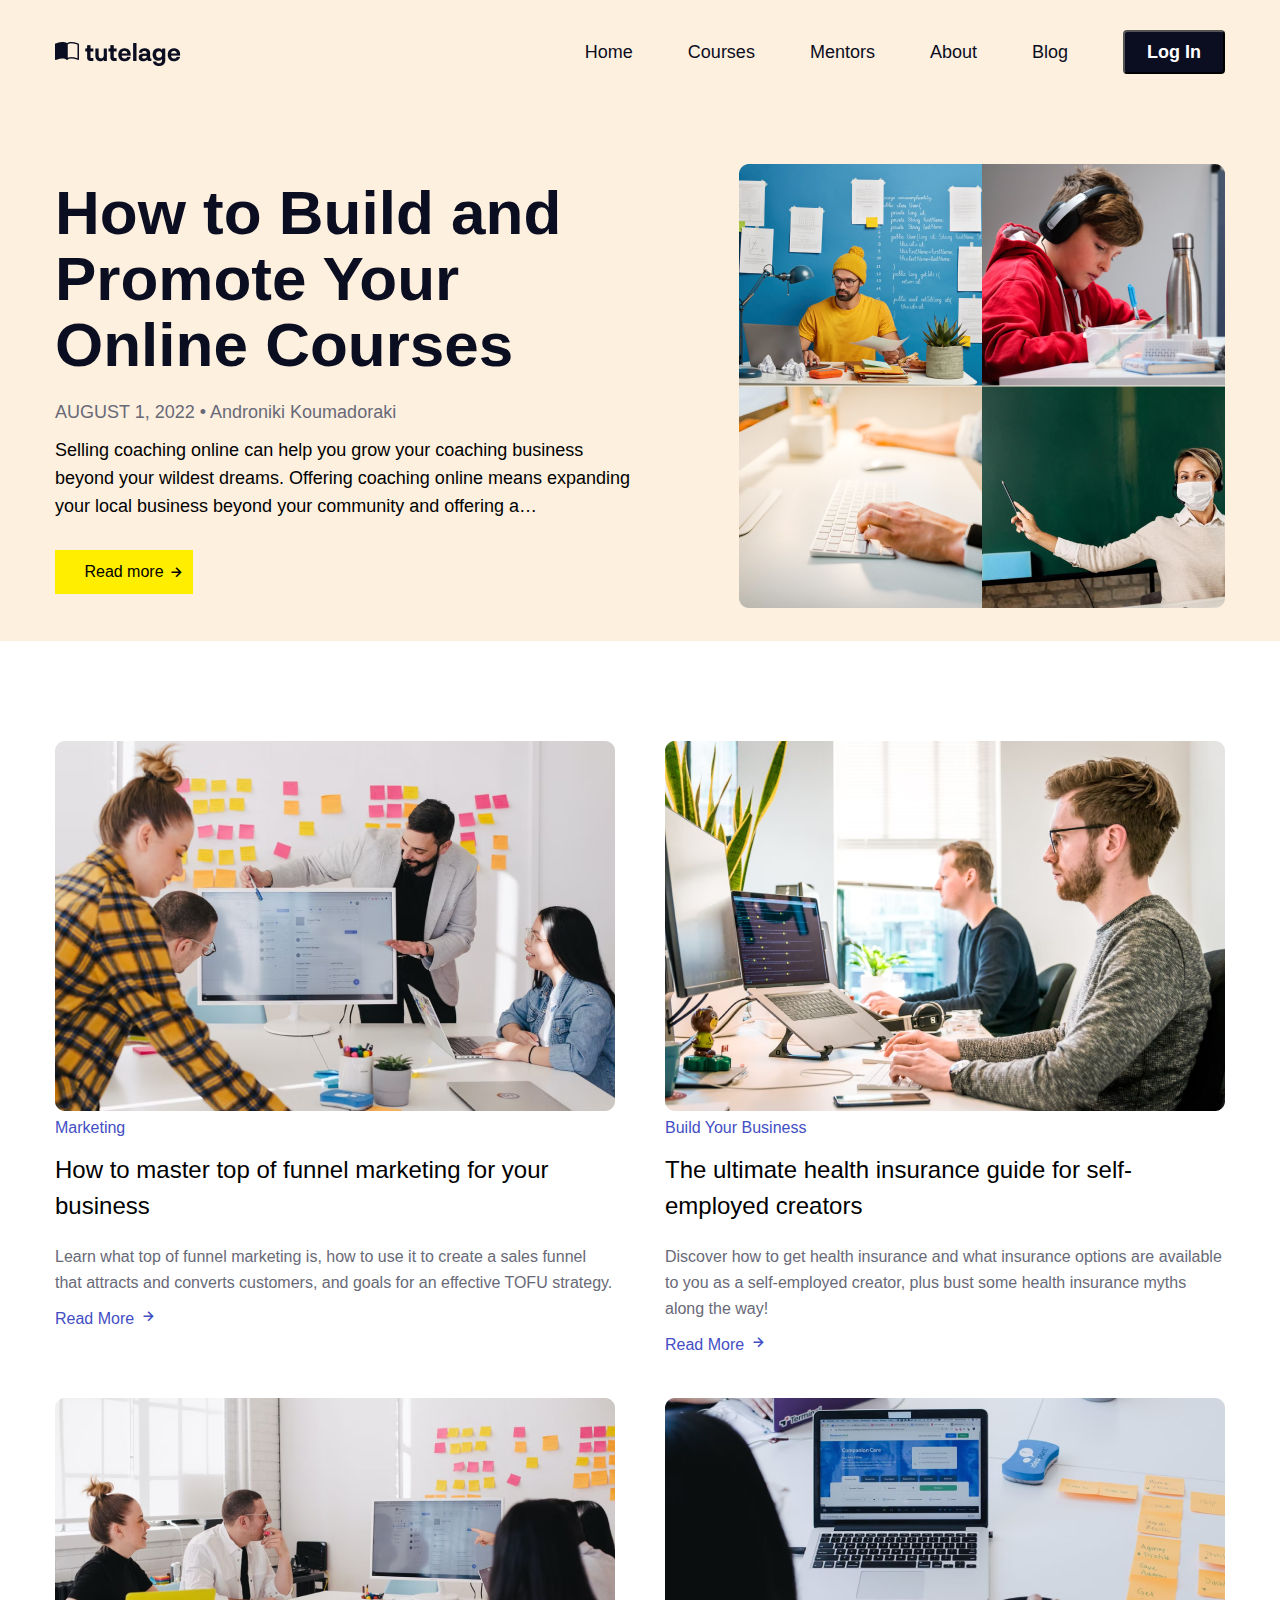
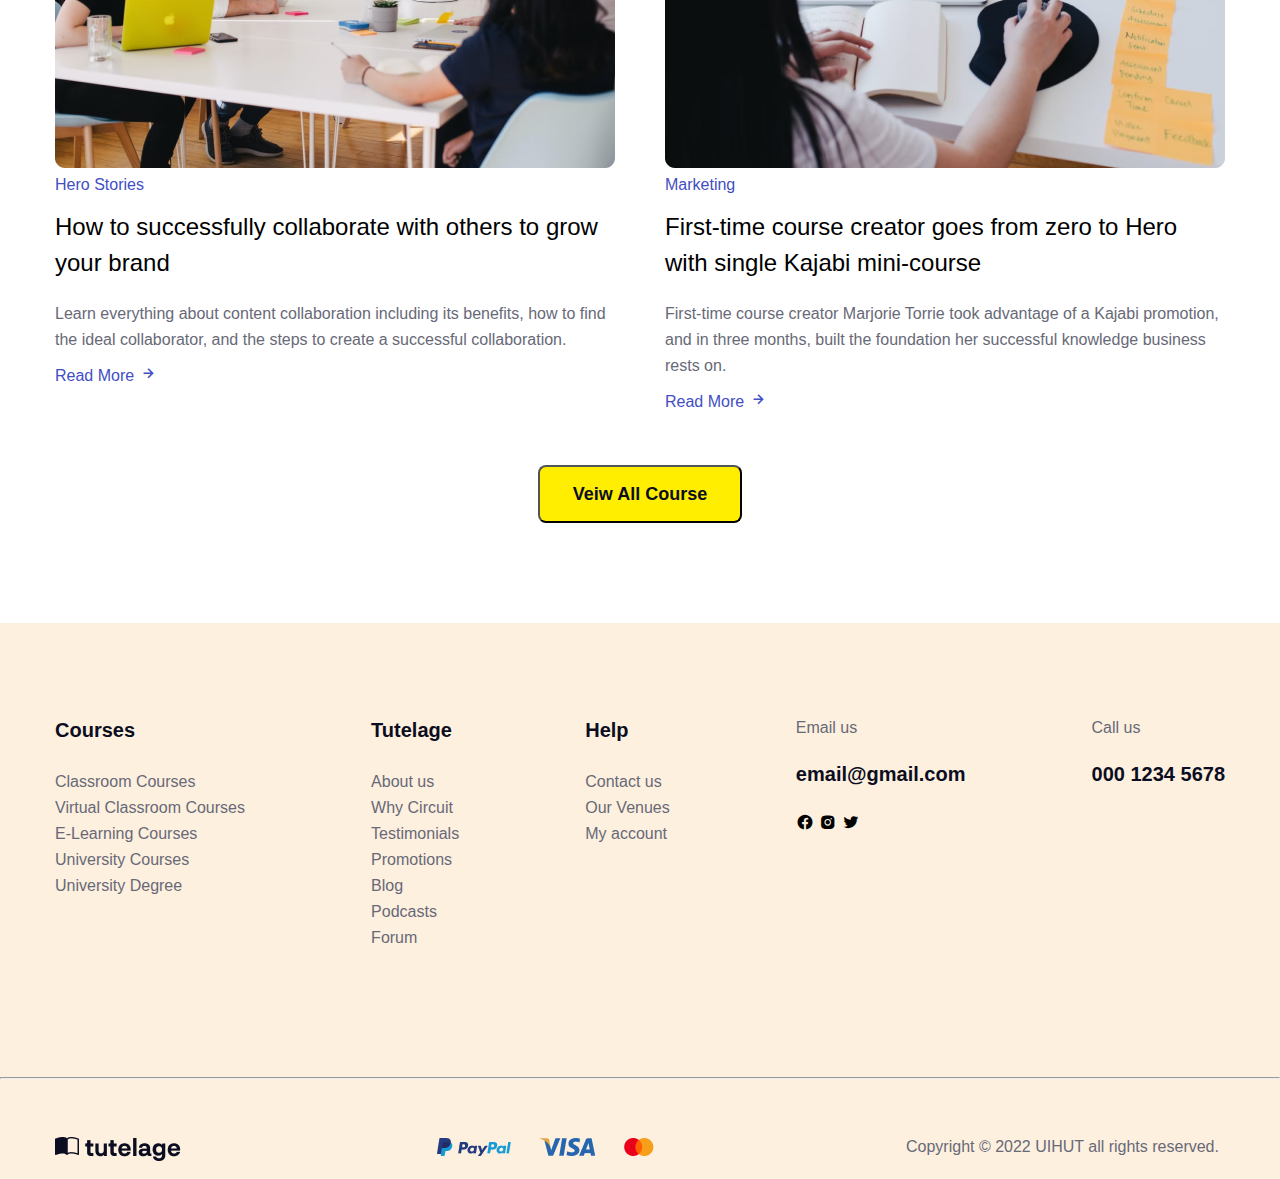
<file: project-module/blog.html>
<!DOCTYPE html>
<html lang="en">

<head>
    <meta charset="UTF-8">
    <meta name="viewport" content="width=device-width, initial-scale=1.0">
    <title>Blog</title>
    <link rel="stylesheet" href="./assets/scss/base/_reset.scss">
    <link rel="stylesheet" href="./assets/css/main.css">
    <link rel="stylesheet" href="./assets/css/blog.css">
    <link href='https://unpkg.com/boxicons@2.1.4/css/boxicons.min.css' rel='stylesheet'>
    <link rel="stylesheet" href="https://cdnjs.cloudflare.com/ajax/libs/font-awesome/4.7.0/css/font-awesome.min.css">
</head>

<body>
    <div class="site_1">
        <div class="container">
            <header>
                <div class="header_inner">
                    <div class="logo"><img src="./images/Logo.png" alt=""></div>
                    <nav>
                        <ul class="menu">
                            <li><a href="home.html">Home</a></li>
                            <li><a href="Courses.html">Courses</a></li>
                            <li><a href="Mentor.html">Mentors</a></li>
                            <li><a href="">About</a></li>
                            <li><a href="blog.html">Blog</a></li>
                            <button class=" btn btn_logIn">Log In</button>
                        </ul>
                    </nav>
                </div>
            </header>
            <div class="banner">
                <div class="content">
                    <div class="text">
                        <h1>How to Build and
                            Promote Your
                            Online Courses</h1>
                        <h2>AUGUST 1, 2022 • Androniki Koumadoraki</h2>
                        <p>Selling coaching online can help you grow your coaching business
                            beyond your wildest dreams. Offering coaching online means
                            expanding your local business beyond your community and offering a…</p>
                    </div>
                    <div class="button">
                        <button class="btn btn_Read_more">Read more</button>
                        <i class='bx bx-right-arrow-alt'></i>
                    </div>
                </div>
                <div class="slides">
                    <div class="slides_img">
                        <div class="slides_img_box">
                            <img src="./images/Group 17820.png" alt="Person1">
                        </div>
                        <div class="slides_img_box">
                            <img src="./images/Rectangle 1840.png" alt="Person2">
                        </div>
                        <div class="slides_img_box">
                            <img src="./images/Rectangle 1841.png " alt="Person3">
                        </div>
                        <div class="slides_img_box_cricle">
                            <img src="./images/Group 3842.png" alt="Person4">
                        </div>
                    </div>
                </div>
            </div>
        </div>
    </div>
    <div class="blog">
        <div class="blog_card">
            <div class="blog_card_content">
                <img src="./images/image 44.png" alt="">
                <div class="blog_card_text">
                    <h3>Marketing</h3>
                    <h4>How to master top of funnel marketing for your business</h4>
                    <p>Learn what top of funnel marketing is, how to use it to create a sales funnel that attracts and
                        converts customers, and goals for an effective TOFU strategy.</p>
                </div>
                <div class="blog_card_icon">
                    <a href="">Read More</a>
                    <i class='bx bx-right-arrow-alt'></i>
                </div>
            </div>
            <div class="blog_card_content">
                <img src="./images/image 46.png" alt="">
                <div class="blog_card_text">
                    <h3>Build Your Business</h3>
                    <h4>The ultimate health insurance guide for self-employed creators</h4>
                    <p>Discover how to get health insurance and what insurance options are available to you as a
                        self-employed creator, plus bust some health insurance myths along the way!</p>
                </div>
                <div class="blog_card_icon">
                    <a href="">Read More</a>
                    <i class='bx bx-right-arrow-alt'></i>
                </div>
            </div>
            <div class="blog_card_content">
                <img src="./images/image 48.png" alt="">
                <div class="blog_card_text">
                    <h3>Hero Stories</h3>
                    <h4>How to successfully collaborate with others to grow your brand</h4>
                    <p>Learn everything about content collaboration including its benefits, how to find the ideal
                        collaborator, and the steps to create a successful collaboration.</p>
                </div>
                <div class="blog_card_icon">
                    <a href="">Read More</a>
                    <i class='bx bx-right-arrow-alt'></i>
                </div>
            </div>
            <div class="blog_card_content">
                <img src="./images/image 49.png" alt="">
                <div class="blog_card_text">
                    <h3>Marketing</h3>
                    <h4>First-time course creator goes from zero to Hero with single Kajabi mini-course</h4>
                    <p>First-time course creator Marjorie Torrie took advantage of a Kajabi promotion, and in three
                        months, built the foundation her successful knowledge business rests on.</p>
                </div>
                <div class="blog_card_icon">
                    <a href="">Read More</a>
                    <i class='bx bx-right-arrow-alt'></i>
                </div>
            </div>
        </div>
        <button class="btn btn_Veiw_All_Course"><a href="Courses.html">Veiw All Course</a></button>
    </div>
    <footer>
		<div class="footer_top">
           <div class="footer_item">
			 <h5>Courses</h5>
			 <ul>
				<li><a href="">Classroom Courses</a></li>
				<li><a href="">Virtual Classroom Courses</a></li>
				<li><a href="">E-Learning Courses</a></li>
				<li><a href="">University Courses</a></li>
				<li><a href="">University Degree</a></li>
			 </ul>
		   </div>
		   <div class="footer_item">
			<h5>Tutelage</h5>
			<ul class="item">
			   <li><a href="">About us</a></li>
			   <li><a href="">Why Circuit</a></li>
			   <li><a href="">Testimonials</a></li>
			   <li><a href="">Promotions</a></li>
			   <li><a href="">Blog</a></li>
			   <li><a href="">Podcasts</a></li>
			   <li><a href="">Forum</a></li>
			</ul class="item">
		  </div>
		  <div class="footer_item">
			<h5>Help</h5>
			<ul class="item">
				<li><a href="">Contact us</a></li>
				<li><a href="">Our Venues</a></li>
				<li><a href="">My account</a></li>
			</ul>
		  </div>
		  <div class="footer_item">
			<p>Email us</p>
			<h5>email@gmail.com</h5>
			<div class="footer_icons">
				<i class='bx bxl-facebook-circle'></i>
				<i class='bx bxl-instagram-alt' ></i>
				<i class='bx bxl-twitter' ></i>
			</div>
		  </div>
		  <div class="footer_item">
			<p>Call us</p>
			<h5>000 1234 5678</h5>
		  </div>
		</div>
		<hr/>
		<div class="footer_bottom">
			<div class="footer_inner">
				<div class="logo"><img src="./images/Logo.png" alt=""></div>
				<nav>
					<ul class="footer_menu">
						<div class="li"><img src="./images/Group 17748.png" alt=""></div>
						<div class="li"><img src="./images/Group.png" alt=""></div>
						<div class="li"><img src="./images/Group 17749.png" alt=""></div>			
					</ul>
				</nav>
				<p>Copyright © 2022 UIHUT all rights reserved.</p>
			</div>
		</div>
	</footer>
</body>

</html>
</file>
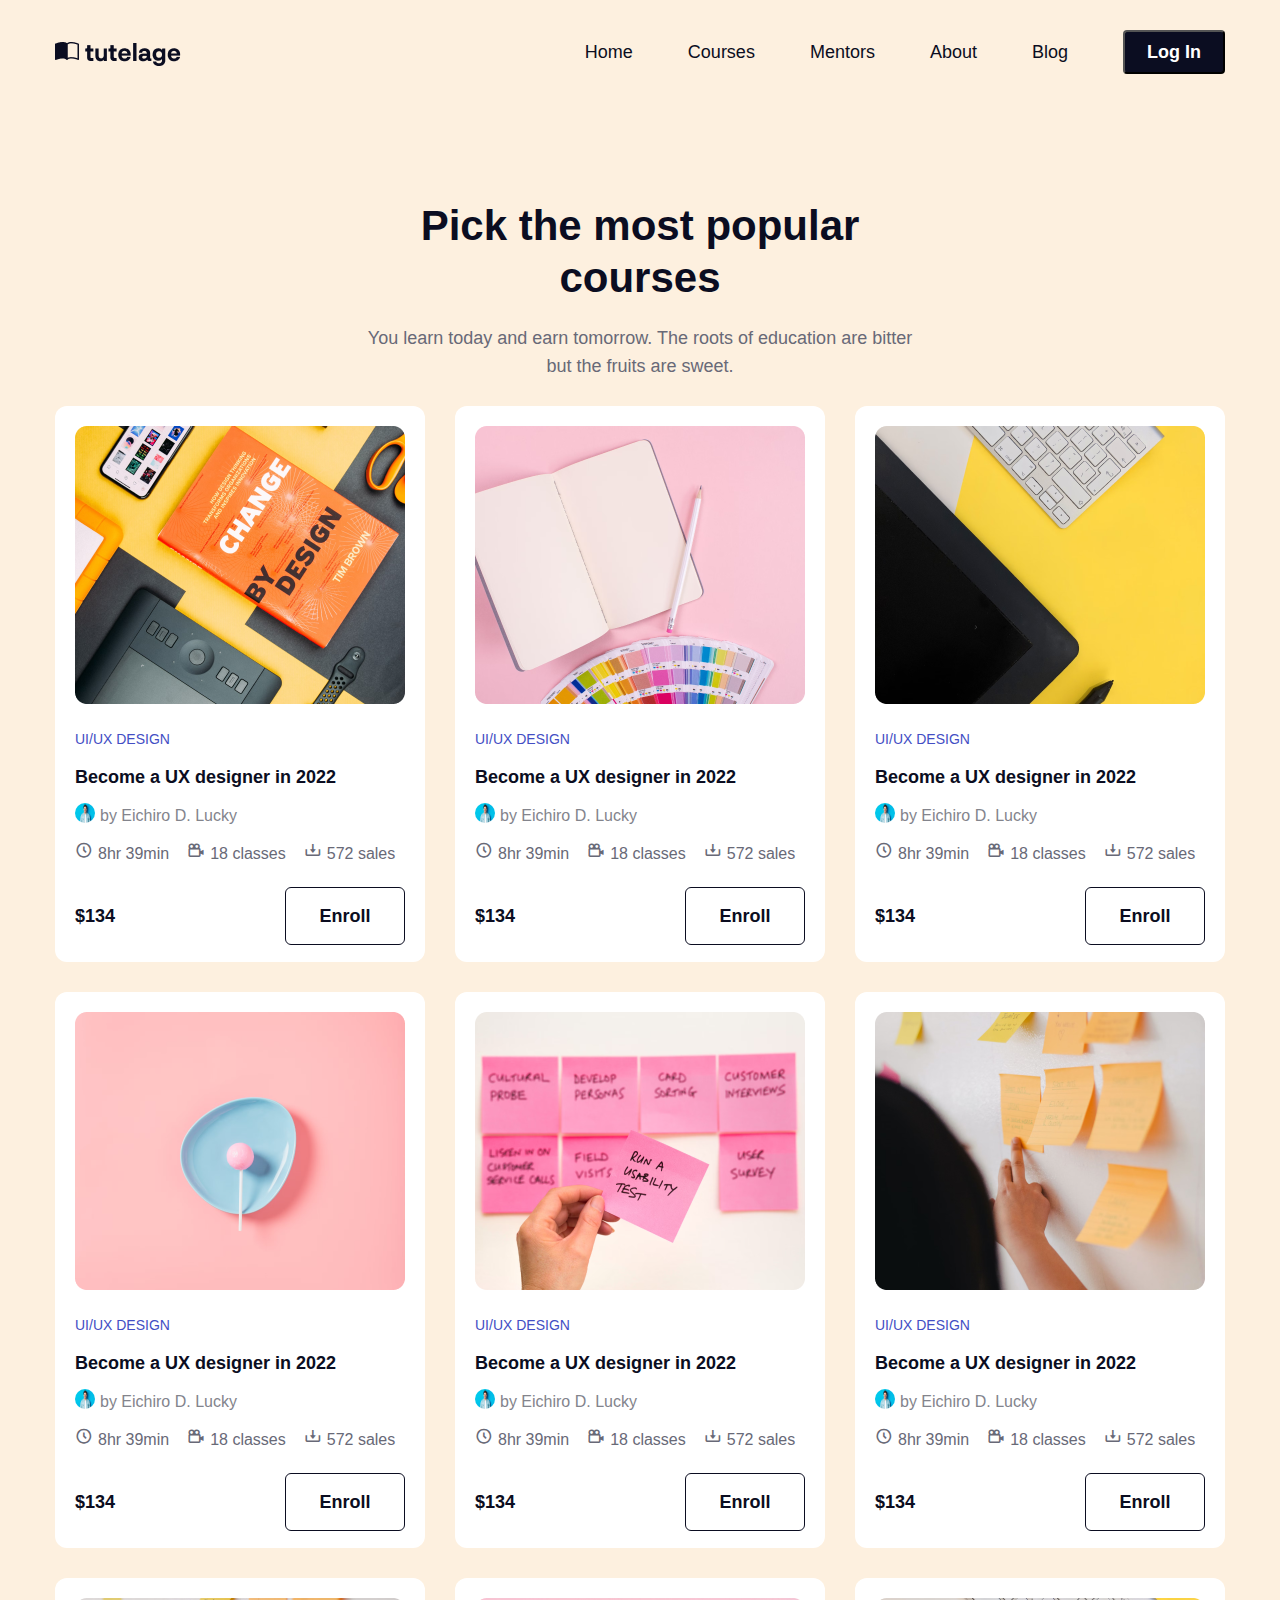
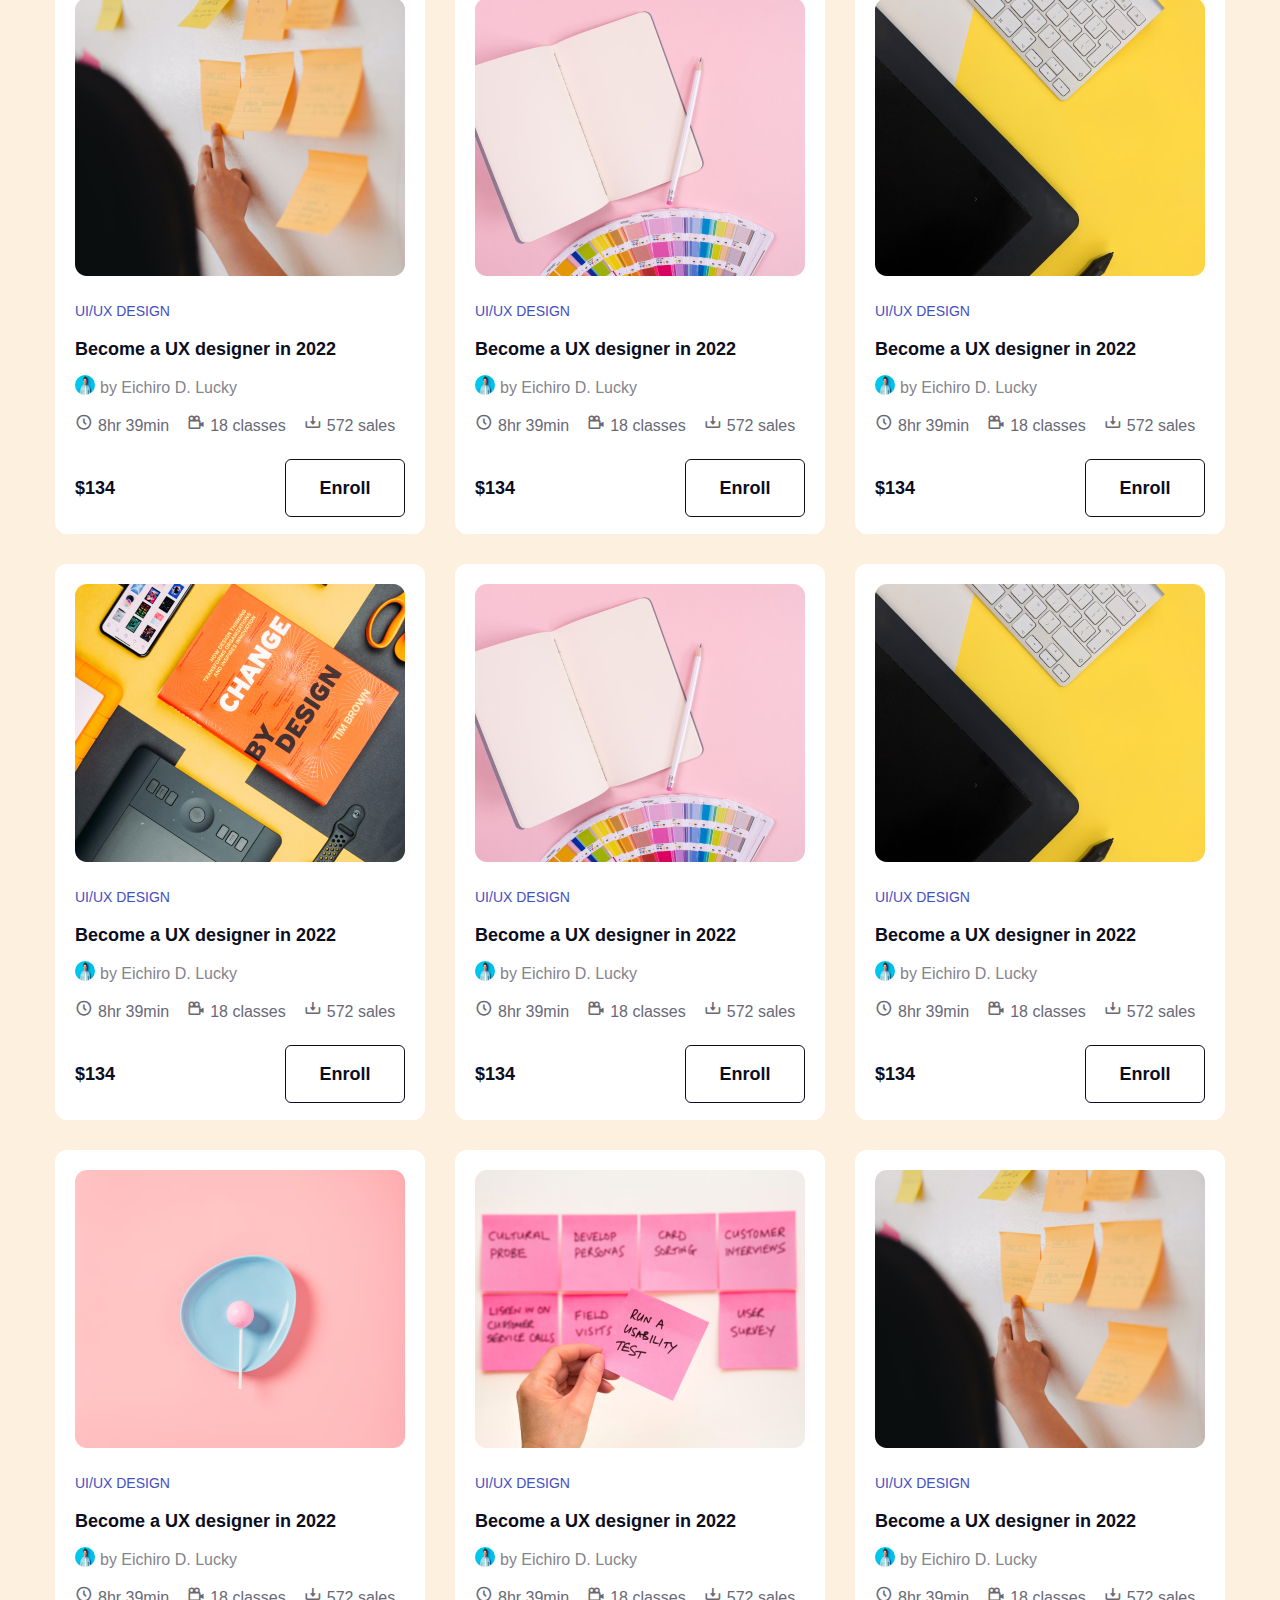
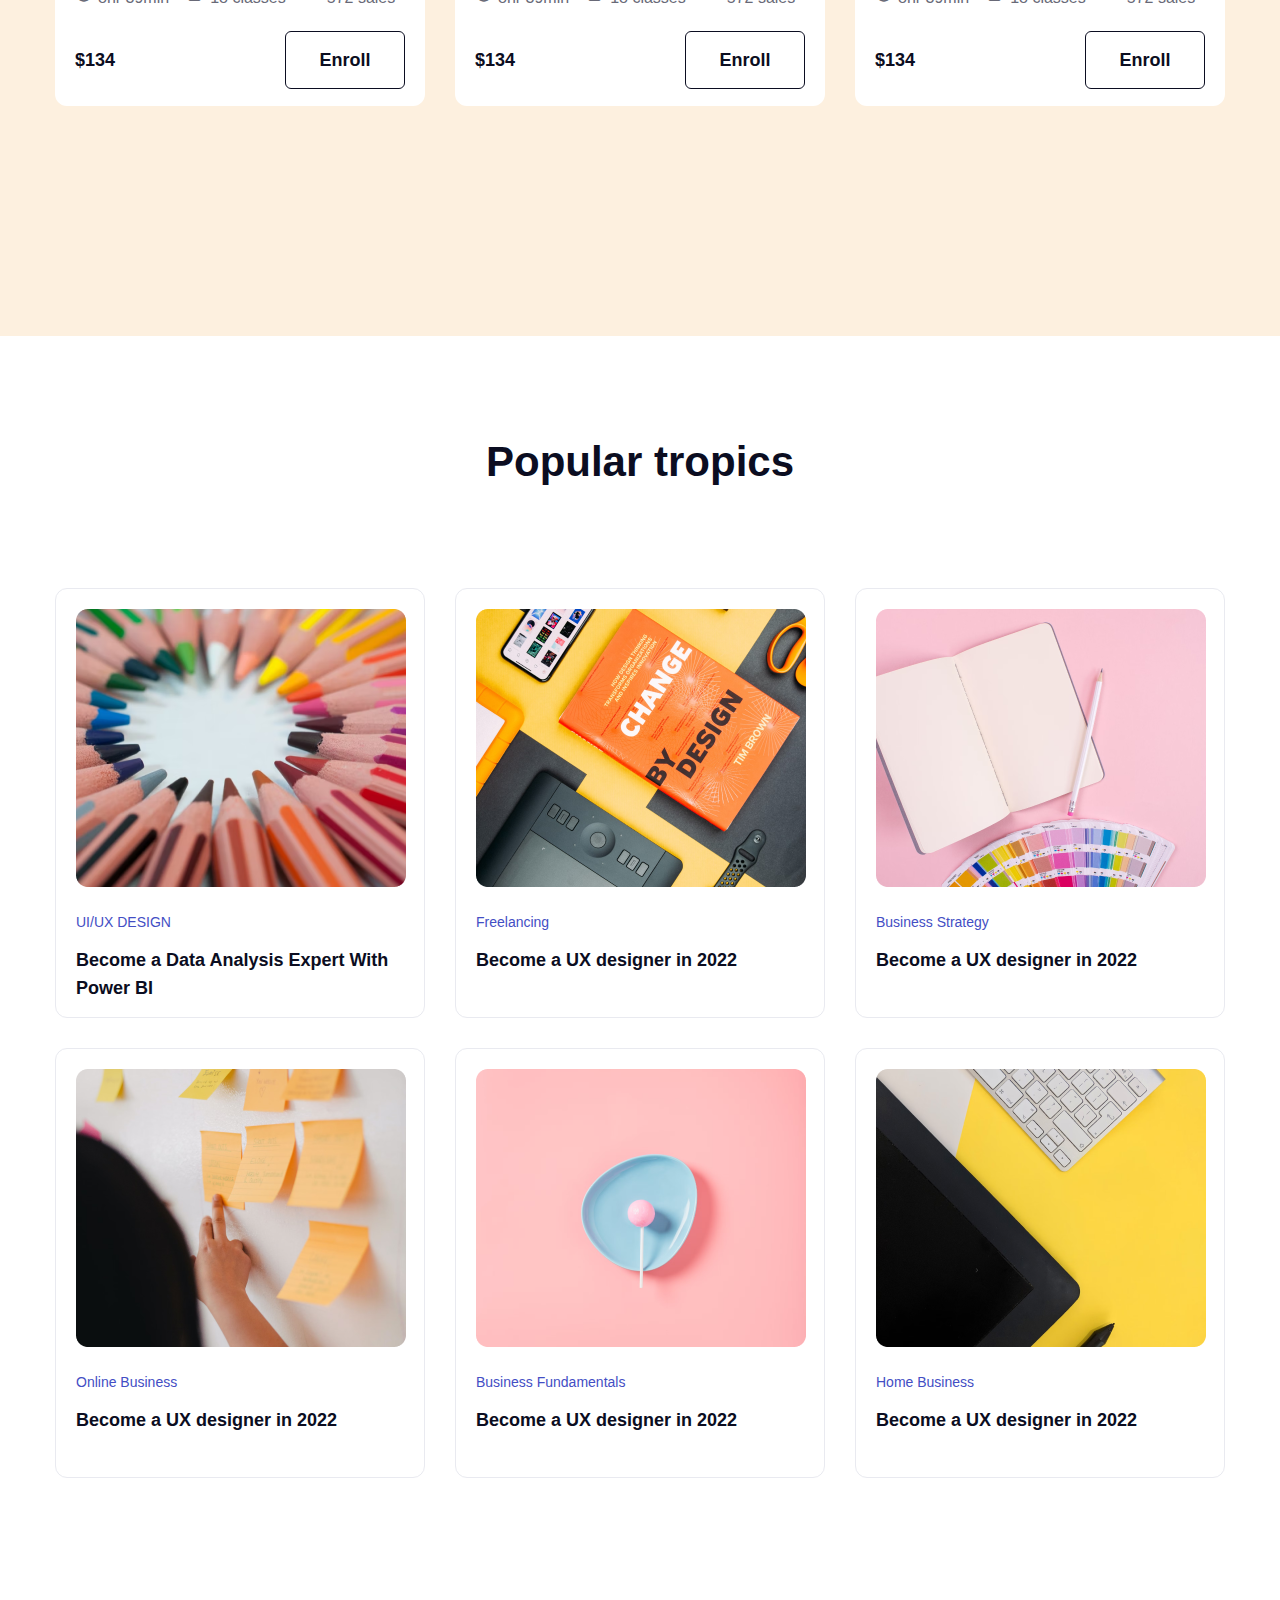
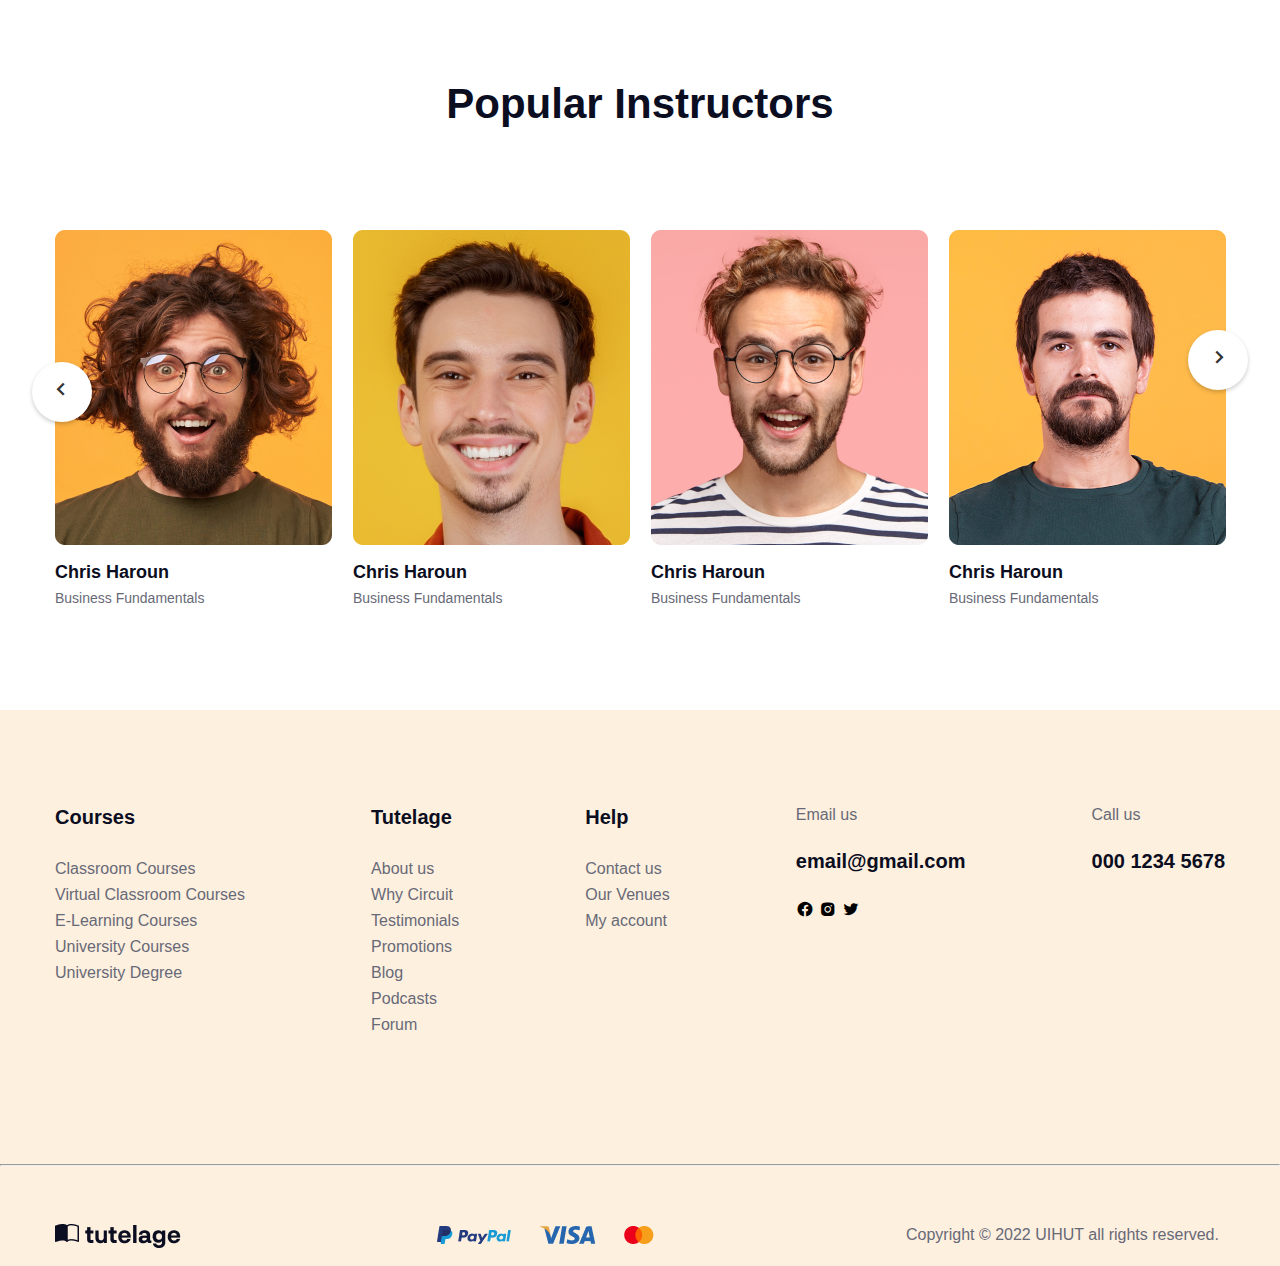
<file: project-module/Courses.html>
<!DOCTYPE html>
<html lang="en">

<head>
	<meta charset="UTF-8">
	<meta name="viewport" content="width=device-width, initial-scale=1.0">
	<link rel="stylesheet" href="./assets/css/main.css">
	<link rel="stylesheet" href="./assets/css/Courses.css">
	<link rel="stylesheet" href="./assets/css/responsive_courses.css">
	<link href='https://unpkg.com/boxicons@2.1.4/css/boxicons.min.css' rel='stylesheet'>
	<title>Courses</title>
</head>

<body>
	<div class="site_1">
		<div class="container">
			<header>
				<div class="header_inner">
					<div class="logo"><img src="./images/Logo.png" alt=""></div>
					<nav>
						<ul class="menu">
							<li><a href="home.html">Home</a></li>
							<li><a href="Courses.html">Courses</a></li>
							<li><a href="Mentor.html">Mentors</a></li>
							<li><a href="">About</a></li>
							<li><a href="blog.html">Blog</a></li>
							<button class=" btn btn_logIn">Log In</button>
						</ul>
					</nav>
				</div>
			</header>
			<div class="banner">
				<div class="Content">
					<h1>Pick the most popular courses</h1>
					<p>You learn today and earn tomorrow. The roots of education are bitter but the fruits are sweet.
					</p>
				</div>
				<div class="slides_courses">
					<div class="Courses_card_content">
						<img src="./images/Rectangle 463.png" alt="">
						<div class="Courses_card_text">
							<h4>UI/UX DESIGN</h4>
							<p>Become a UX designer in 2022</p>
						</div>
						<div class="Courses_card_img">
							<img src="./images/Screenshot 2024-12-05 192636.png" alt="">
							<p>by Eichiro D. Lucky</p>
						</div>
						<div class="Courses_card_icons">
							<div class="Courses_icon_time">
								<i class='bx bx-time-five'></i>
								<p>8hr 39min</p>
							</div>
							<div class="Courses_icon_camera">
								<i class='bx bx-camera-movie'></i>
								<p>18 classes</p>
							</div>
							<div class="Courses_icon_download">
								<i class='bx bx-download'></i>
								<p>572 sales</p>
							</div>
						</div>
						<div class="Courses_card_button">
							<p>$134</p>
							<button class="btn btn_Enroll"><a href="Pricing.html">Enroll</a></button>
						</div>

					</div>
					<div class="Courses_card_content">
						<img src="./images/Rectangle 464.png" alt="">
						<div class="Courses_card_text">
							<h4>UI/UX DESIGN</h4>
							<p>Become a UX designer in 2022</p>
						</div>
						<div class="Courses_card_img">
							<img src="./images/Screenshot 2024-12-05 192636.png" alt="">
							<p>by Eichiro D. Lucky</p>
						</div>
						<div class="Courses_card_icons">
							<div class="Courses_icon_time">
								<i class='bx bx-time-five'></i>
								<p>8hr 39min</p>
							</div>
							<div class="Courses_icon_camera">
								<i class='bx bx-camera-movie'></i>
								<p>18 classes</p>
							</div>
							<div class="Courses_icon_download">
								<i class='bx bx-download'></i>
								<p>572 sales</p>
							</div>
						</div>
						<div class="Courses_card_button">
							<p>$134</p>
							<button class="btn btn_Enroll"><a href="Pricing.html">Enroll</a></button>
						</div>
					</div>
					<div class="Courses_card_content">
						<img src="./images/Rectangle 465.png" alt="">
						<div class="Courses_card_text">
							<h4>UI/UX DESIGN</h4>
							<p>Become a UX designer in 2022</p>
						</div>
						<div class="Courses_card_img">
							<img src="./images/Screenshot 2024-12-05 192636.png" alt="">
							<p>by Eichiro D. Lucky</p>
						</div>
						<div class="Courses_card_icons">
							<div class="Courses_icon_time">
								<i class='bx bx-time-five'></i>
								<p>8hr 39min</p>
							</div>
							<div class="Courses_icon_camera">
								<i class='bx bx-camera-movie'></i>
								<p>18 classes</p>
							</div>
							<div class="Courses_icon_download">
								<i class='bx bx-download'></i>
								<p>572 sales</p>
							</div>
						</div>
						<div class="Courses_card_button">
							<p>$134</p>
							<button class="btn btn_Enroll"><a href="Pricing.html">Enroll</a></button>
						</div>
					</div>
					<div class="Courses_card_content">
						<img src="./images/Rectangle 466.png" alt="">
						<div class="Courses_card_text">
							<h4>UI/UX DESIGN</h4>
							<p>Become a UX designer in 2022</p>
						</div>
						<div class="Courses_card_img">
							<img src="./images/Screenshot 2024-12-05 192636.png" alt="">
							<p>by Eichiro D. Lucky</p>
						</div>
						<div class="Courses_card_icons">
							<div class="Courses_icon_time">
								<i class='bx bx-time-five'></i>
								<p>8hr 39min</p>
							</div>
							<div class="Courses_icon_camera">
								<i class='bx bx-camera-movie'></i>
								<p>18 classes</p>
							</div>
							<div class="Courses_icon_download">
								<i class='bx bx-download'></i>
								<p>572 sales</p>
							</div>
						</div>
						<div class="Courses_card_button">
							<p>$134</p>
							<button class="btn btn_Enroll"><a href="Pricing.html">Enroll</a></button>
						</div>
					</div>
					<div class="Courses_card_content">
						<img src="./images/Rectangle 467.png" alt="">
						<div class="Courses_card_text">
							<h4>UI/UX DESIGN</h4>
							<p>Become a UX designer in 2022</p>
						</div>
						<div class="Courses_card_img">
							<img src="./images/Screenshot 2024-12-05 192636.png" alt="">
							<p>by Eichiro D. Lucky</p>
						</div>
						<div class="Courses_card_icons">
							<div class="Courses_icon_time">
								<i class='bx bx-time-five'></i>
								<p>8hr 39min</p>
							</div>
							<div class="Courses_icon_camera">
								<i class='bx bx-camera-movie'></i>
								<p>18 classes</p>
							</div>
							<div class="Courses_icon_download">
								<i class='bx bx-download'></i>
								<p>572 sales</p>
							</div>
						</div>
						<div class="Courses_card_button">
							<p>$134</p>
							<button class="btn btn_Enroll"><a href="Pricing.html">Enroll</a></button>
						</div>
					</div>
					<div class="Courses_card_content">
						<img src="./images/Rectangle 468.png" alt="">
						<div class="Courses_card_text">
							<h4>UI/UX DESIGN</h4>
							<p>Become a UX designer in 2022</p>
						</div>
						<div class="Courses_card_img">
							<img src="./images/Screenshot 2024-12-05 192636.png" alt="">
							<p>by Eichiro D. Lucky</p>
						</div>
						<div class="Courses_card_icons">
							<div class="Courses_icon_time">
								<i class='bx bx-time-five'></i>
								<p>8hr 39min</p>
							</div>
							<div class="Courses_icon_camera">
								<i class='bx bx-camera-movie'></i>
								<p>18 classes</p>
							</div>
							<div class="Courses_icon_download">
								<i class='bx bx-download'></i>
								<p>572 sales</p>
							</div>
						</div>
						<div class="Courses_card_button">
							<p>$134</p>
							<button class="btn btn_Enroll"><a href="Pricing.html">Enroll</a></button>
						</div>
					</div>
					<div class="Courses_card_content">
						<img src="./images/Rectangle 468.png" alt="">
						<div class="Courses_card_text">
							<h4>UI/UX DESIGN</h4>
							<p>Become a UX designer in 2022</p>
						</div>
						<div class="Courses_card_img">
							<img src="./images/Screenshot 2024-12-05 192636.png" alt="">
							<p>by Eichiro D. Lucky</p>
						</div>
						<div class="Courses_card_icons">
							<div class="Courses_icon_time">
								<i class='bx bx-time-five'></i>
								<p>8hr 39min</p>
							</div>
							<div class="Courses_icon_camera">
								<i class='bx bx-camera-movie'></i>
								<p>18 classes</p>
							</div>
							<div class="Courses_icon_download">
								<i class='bx bx-download'></i>
								<p>572 sales</p>
							</div>
						</div>
						<div class="Courses_card_button">
							<p>$134</p>
							<button class="btn btn_Enroll"><a href="Pricing.html">Enroll</a></button>
						</div>

					</div>
					<div class="Courses_card_content">
						<img src="./images/Rectangle 464.png" alt="">
						<div class="Courses_card_text">
							<h4>UI/UX DESIGN</h4>
							<p>Become a UX designer in 2022</p>
						</div>
						<div class="Courses_card_img">
							<img src="./images/Screenshot 2024-12-05 192636.png" alt="">
							<p>by Eichiro D. Lucky</p>
						</div>
						<div class="Courses_card_icons">
							<div class="Courses_icon_time">
								<i class='bx bx-time-five'></i>
								<p>8hr 39min</p>
							</div>
							<div class="Courses_icon_camera">
								<i class='bx bx-camera-movie'></i>
								<p>18 classes</p>
							</div>
							<div class="Courses_icon_download">
								<i class='bx bx-download'></i>
								<p>572 sales</p>
							</div>
						</div>
						<div class="Courses_card_button">
							<p>$134</p>
							<button class="btn btn_Enroll"><a href="Pricing.html">Enroll</a></button>
						</div>

					</div>
					<div class="Courses_card_content">
						<img src="./images/Rectangle 465.png" alt="">
						<div class="Courses_card_text">
							<h4>UI/UX DESIGN</h4>
							<p>Become a UX designer in 2022</p>
						</div>
						<div class="Courses_card_img">
							<img src="./images/Screenshot 2024-12-05 192636.png" alt="">
							<p>by Eichiro D. Lucky</p>
						</div>
						<div class="Courses_card_icons">
							<div class="Courses_icon_time">
								<i class='bx bx-time-five'></i>
								<p>8hr 39min</p>
							</div>
							<div class="Courses_icon_camera">
								<i class='bx bx-camera-movie'></i>
								<p>18 classes</p>
							</div>
							<div class="Courses_icon_download">
								<i class='bx bx-download'></i>
								<p>572 sales</p>
							</div>
						</div>
						<div class="Courses_card_button">
							<p>$134</p>
							<button class="btn btn_Enroll"><a href="Pricing.html">Enroll</a></button>
						</div>

					</div>
					<div class="Courses_card_content">
						<img src="./images/Rectangle 463.png" alt="">
						<div class="Courses_card_text">
							<h4>UI/UX DESIGN</h4>
							<p>Become a UX designer in 2022</p>
						</div>
						<div class="Courses_card_img">
							<img src="./images/Screenshot 2024-12-05 192636.png" alt="">
							<p>by Eichiro D. Lucky</p>
						</div>
						<div class="Courses_card_icons">
							<div class="Courses_icon_time">
								<i class='bx bx-time-five'></i>
								<p>8hr 39min</p>
							</div>
							<div class="Courses_icon_camera">
								<i class='bx bx-camera-movie'></i>
								<p>18 classes</p>
							</div>
							<div class="Courses_icon_download">
								<i class='bx bx-download'></i>
								<p>572 sales</p>
							</div>
						</div>
						<div class="Courses_card_button">
							<p>$134</p>
							<button class="btn btn_Enroll"><a href="Pricing.html">Enroll</a></button>
						</div>

					</div>
					<div class="Courses_card_content">
						<img src="./images/Rectangle 464.png" alt="">
						<div class="Courses_card_text">
							<h4>UI/UX DESIGN</h4>
							<p>Become a UX designer in 2022</p>
						</div>
						<div class="Courses_card_img">
							<img src="./images/Screenshot 2024-12-05 192636.png" alt="">
							<p>by Eichiro D. Lucky</p>
						</div>
						<div class="Courses_card_icons">
							<div class="Courses_icon_time">
								<i class='bx bx-time-five'></i>
								<p>8hr 39min</p>
							</div>
							<div class="Courses_icon_camera">
								<i class='bx bx-camera-movie'></i>
								<p>18 classes</p>
							</div>
							<div class="Courses_icon_download">
								<i class='bx bx-download'></i>
								<p>572 sales</p>
							</div>
						</div>
						<div class="Courses_card_button">
							<p>$134</p>
							<button class="btn btn_Enroll"><a href="Pricing.html">Enroll</a></button>
						</div>

					</div>
					<div class="Courses_card_content">
						<img src="./images/Rectangle 465.png" alt="">
						<div class="Courses_card_text">
							<h4>UI/UX DESIGN</h4>
							<p>Become a UX designer in 2022</p>
						</div>
						<div class="Courses_card_img">
							<img src="./images/Screenshot 2024-12-05 192636.png" alt="">
							<p>by Eichiro D. Lucky</p>
						</div>
						<div class="Courses_card_icons">
							<div class="Courses_icon_time">
								<i class='bx bx-time-five'></i>
								<p>8hr 39min</p>
							</div>
							<div class="Courses_icon_camera">
								<i class='bx bx-camera-movie'></i>
								<p>18 classes</p>
							</div>
							<div class="Courses_icon_download">
								<i class='bx bx-download'></i>
								<p>572 sales</p>
							</div>
						</div>
						<div class="Courses_card_button">
							<p>$134</p>
							<button class="btn btn_Enroll"><a href="Pricing.html">Enroll</a></button>
						</div>

					</div>
					<div class="Courses_card_content">
						<img src="./images/Rectangle 466.png" alt="">
						<div class="Courses_card_text">
							<h4>UI/UX DESIGN</h4>
							<p>Become a UX designer in 2022</p>
						</div>
						<div class="Courses_card_img">
							<img src="./images/Screenshot 2024-12-05 192636.png" alt="">
							<p>by Eichiro D. Lucky</p>
						</div>
						<div class="Courses_card_icons">
							<div class="Courses_icon_time">
								<i class='bx bx-time-five'></i>
								<p>8hr 39min</p>
							</div>
							<div class="Courses_icon_camera">
								<i class='bx bx-camera-movie'></i>
								<p>18 classes</p>
							</div>
							<div class="Courses_icon_download">
								<i class='bx bx-download'></i>
								<p>572 sales</p>
							</div>
						</div>
						<div class="Courses_card_button">
							<p>$134</p>
							<button class="btn btn_Enroll"><a href="Pricing.html">Enroll</a></button>
						</div>

					</div>
					<div class="Courses_card_content">
						<img src="./images/Rectangle 467.png" alt="">
						<div class="Courses_card_text">
							<h4>UI/UX DESIGN</h4>
							<p>Become a UX designer in 2022</p>
						</div>
						<div class="Courses_card_img">
							<img src="./images/Screenshot 2024-12-05 192636.png" alt="">
							<p>by Eichiro D. Lucky</p>
						</div>
						<div class="Courses_card_icons">
							<div class="Courses_icon_time">
								<i class='bx bx-time-five'></i>
								<p>8hr 39min</p>
							</div>
							<div class="Courses_icon_camera">
								<i class='bx bx-camera-movie'></i>
								<p>18 classes</p>
							</div>
							<div class="Courses_icon_download">
								<i class='bx bx-download'></i>
								<p>572 sales</p>
							</div>
						</div>
						<div class="Courses_card_button">
							<p>$134</p>
							<button class="btn btn_Enroll"><a href="Pricing.html">Enroll</a></button>
						</div>

					</div>
					<div class="Courses_card_content">
						<img src="./images/Rectangle 468.png" alt="">
						<div class="Courses_card_text">
							<h4>UI/UX DESIGN</h4>
							<p>Become a UX designer in 2022</p>
						</div>
						<div class="Courses_card_img">
							<img src="./images/Screenshot 2024-12-05 192636.png" alt="">
							<p>by Eichiro D. Lucky</p>
						</div>
						<div class="Courses_card_icons">
							<div class="Courses_icon_time">
								<i class='bx bx-time-five'></i>
								<p>8hr 39min</p>
							</div>
							<div class="Courses_icon_camera">
								<i class='bx bx-camera-movie'></i>
								<p>18 classes</p>
							</div>
							<div class="Courses_icon_download">
								<i class='bx bx-download'></i>
								<p>572 sales</p>
							</div>
						</div>
						<div class="Courses_card_button">
							<p>$134</p>
							<button class="btn btn_Enroll"><a href="Pricing.html">Enroll</a></button>
						</div>
					</div>
				</div>
			</div>
		</div>
	</div>	
	</div>
	<div class="tropic">
		<div class="tropic_item">
			<div class="tropic_text">
				<h2>Popular tropics</h2>
			</div>
			<div class="tropic_card">
				<div class="tropic_card_content">
                    <img src="./images/image 3.png" alt="">
					<h3>UI/UX DESIGN</h3>
					<p>Become a Data Analysis Expert With Power BI</p>
				</div>
				<div class="tropic_card_content">
					<img src="./images/Rectangle 463.png" alt="">
					<h3>Freelancing</h3>
					<p>Become a UX designer in 2022</p>
				</div>
				<div class="tropic_card_content">
					<img src="./images/Rectangle 464.png" alt="">
					<h3>Business Strategy</h3>
					<p>Become a UX designer in 2022</p>
				</div>
				<div class="tropic_card_content">
					<img src="./images/Rectangle 468.png" alt="">
                     <h3>Online Business</h3>
                      <p>Become a UX designer in 2022</p>
				</div>
				<div class="tropic_card_content">
					<img src="./images/Rectangle 466.png" alt="">
					<h3>Business Fundamentals</h3>
                  <p>Become a UX designer in 2022</p>
				</div>
				<div class="tropic_card_content">
					<img src="./images/Rectangle 465.png" alt="">
					<h3>Home Business</h3>
                    <p>Become a UX designer in 2022</p>
				</div>
			</div>
		</div>
	</div>
	<div class="instructor">
		<div class="instructor_text">
			<h4>Popular Instructors</h4>
		</div>

		<div class="instructor_card">
			<div class="instructor_card_content">
				<img src="./images/bearded-youngman-looks-excited-delighted-gladden-amazed-pointing-with-index-finger-aside 1.png" alt="">
				<h4>Chris Haroun</h4>
				<p>Business Fundamentals</p>
			</div>
			<div class="instructor_card_content">
				<img src="./images/portrait-smiling-handsome-man-pay-respect-pose-standing-yellow-background 1.png" alt="">
				<h4>Chris Haroun</h4>
				<p>Business Fundamentals</p>
			</div>
			<div class="instructor_card_content">
				<img src="./images/cheerful-curly-man-with-bristle-points-left-wears-casual-clothes-spectacles 1.png" alt="">
				<h4>Chris Haroun</h4>
				<p>Business Fundamentals</p>
			</div>
			<div class="instructor_card_content">
				<img src="./images/serious-man-isolated-orange-background-confident-person-looking-camera 1.png" alt="">
				<h4>Chris Haroun</h4>
				<p>Business Fundamentals</p>
			</div>
		</div>
		<div class="instructor_icons_left">
			<button class="carousel-button prev"><i class='bx bx-chevron-left'></i></button>
		</div>
		<div class="instructor_icons_right">
			<button class="carousel-button next"><i class='bx bx-chevron-right' ></i></button>
		</div>
	</div>
	<footer>
		<div class="footer_top">
           <div class="footer_item">
			 <h5>Courses</h5>
			 <ul>
				<li><a href="">Classroom Courses</a></li>
				<li><a href="">Virtual Classroom Courses</a></li>
				<li><a href="">E-Learning Courses</a></li>
				<li><a href="">University Courses</a></li>
				<li><a href="">University Degree</a></li>
			 </ul>
		   </div>
		   <div class="footer_item">
			<h5>Tutelage</h5>
			<ul class="item">
			   <li><a href="">About us</a></li>
			   <li><a href="">Why Circuit</a></li>
			   <li><a href="">Testimonials</a></li>
			   <li><a href="">Promotions</a></li>
			   <li><a href="">Blog</a></li>
			   <li><a href="">Podcasts</a></li>
			   <li><a href="">Forum</a></li>
			</ul class="item">
		  </div>
		  <div class="footer_item">
			<h5>Help</h5>
			<ul class="item">
				<li><a href="">Contact us</a></li>
				<li><a href="">Our Venues</a></li>
				<li><a href="">My account</a></li>
			</ul>
		  </div>
		  <div class="footer_item">
			<p>Email us</p>
			<h5>email@gmail.com</h5>
			<div class="footer_icons">
				<i class='bx bxl-facebook-circle'></i>
				<i class='bx bxl-instagram-alt' ></i>
				<i class='bx bxl-twitter' ></i>
			</div>
		  </div>
		  <div class="footer_item">
			<p>Call us</p>
			<h5>000 1234 5678</h5>
		  </div>
		</div>
		<hr/>
		<div class="footer_bottom">
			<div class="footer_inner">
				<div class="logo"><img src="./images/Logo.png" alt=""></div>
				<nav>
					<ul class="footer_menu">
						<div class="li"><img src="./images/Group 17748.png" alt=""></div>
						<div class="li"><img src="./images/Group.png" alt=""></div>
						<div class="li"><img src="./images/Group 17749.png" alt=""></div>			
					</ul>
				</nav>
				<p>Copyright © 2022 UIHUT all rights reserved.</p>
			</div>
		</div>
	</footer>
</body>

</html>
</file>
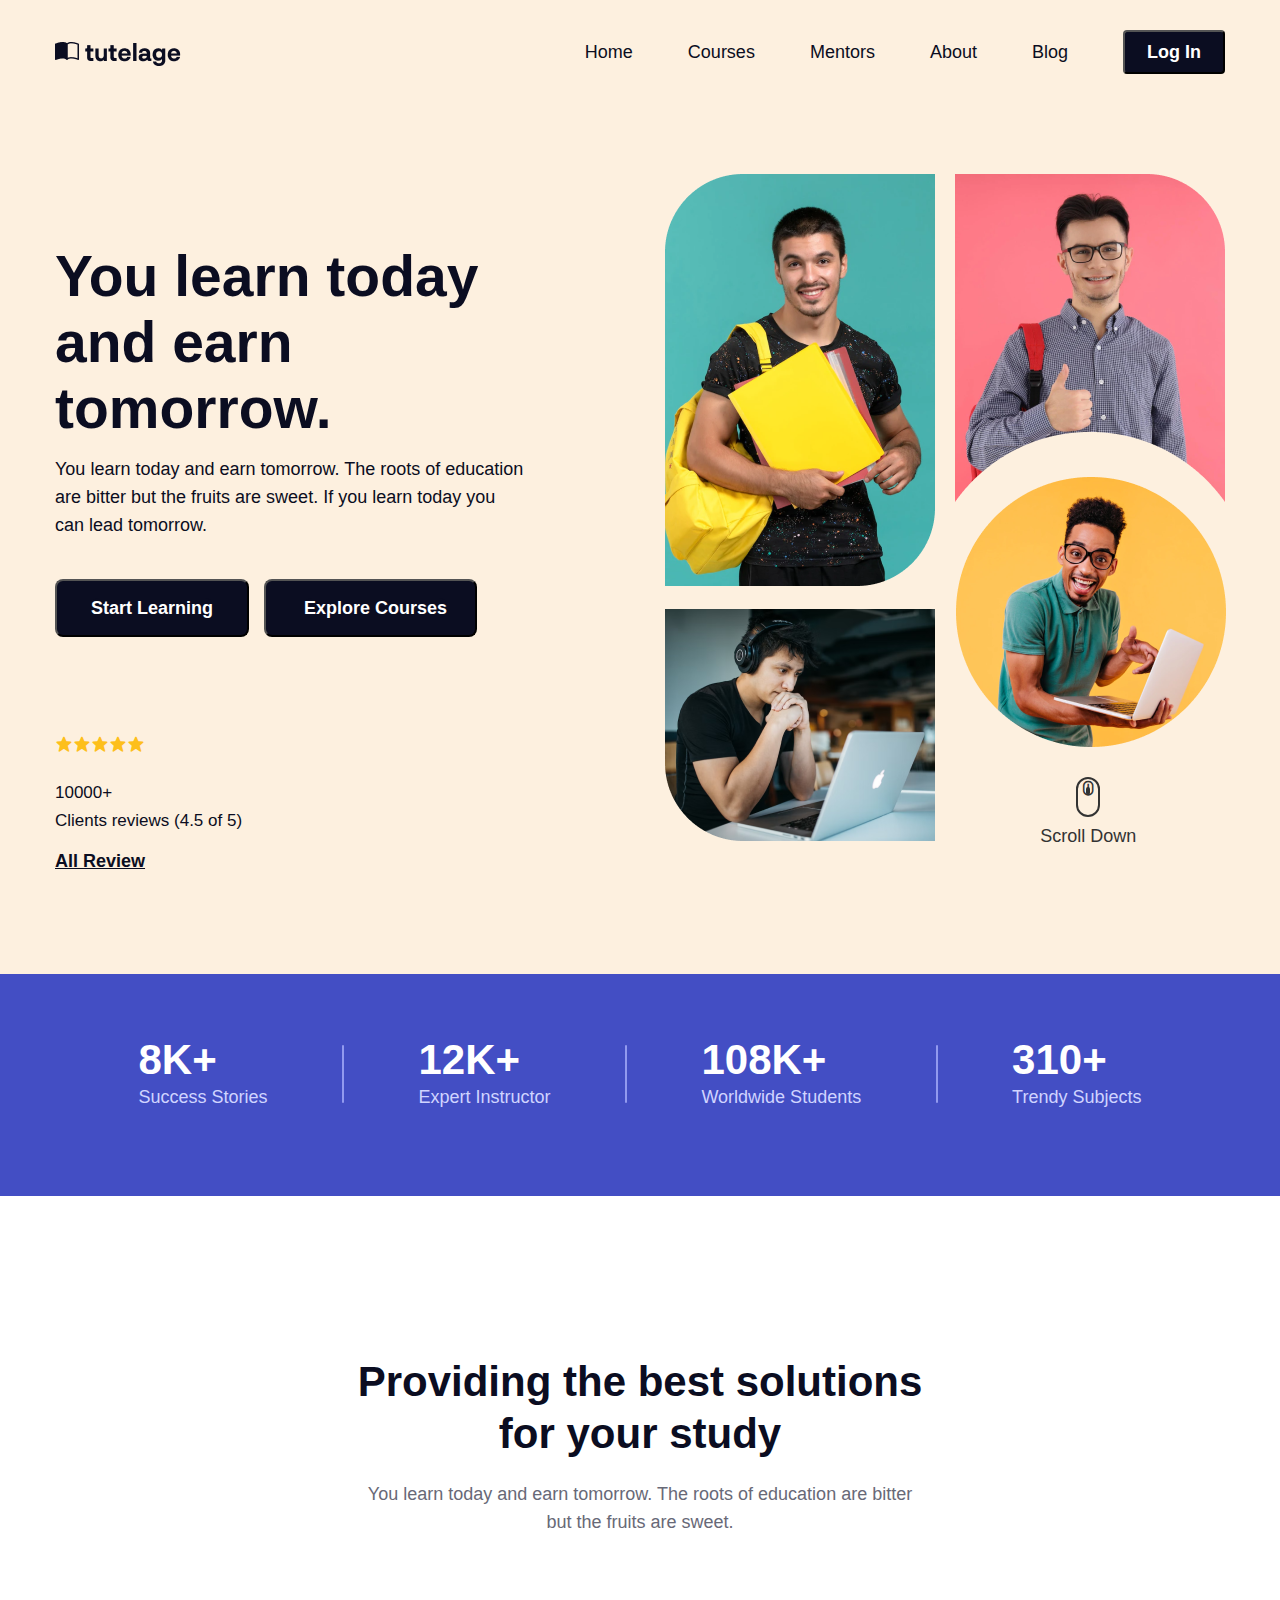
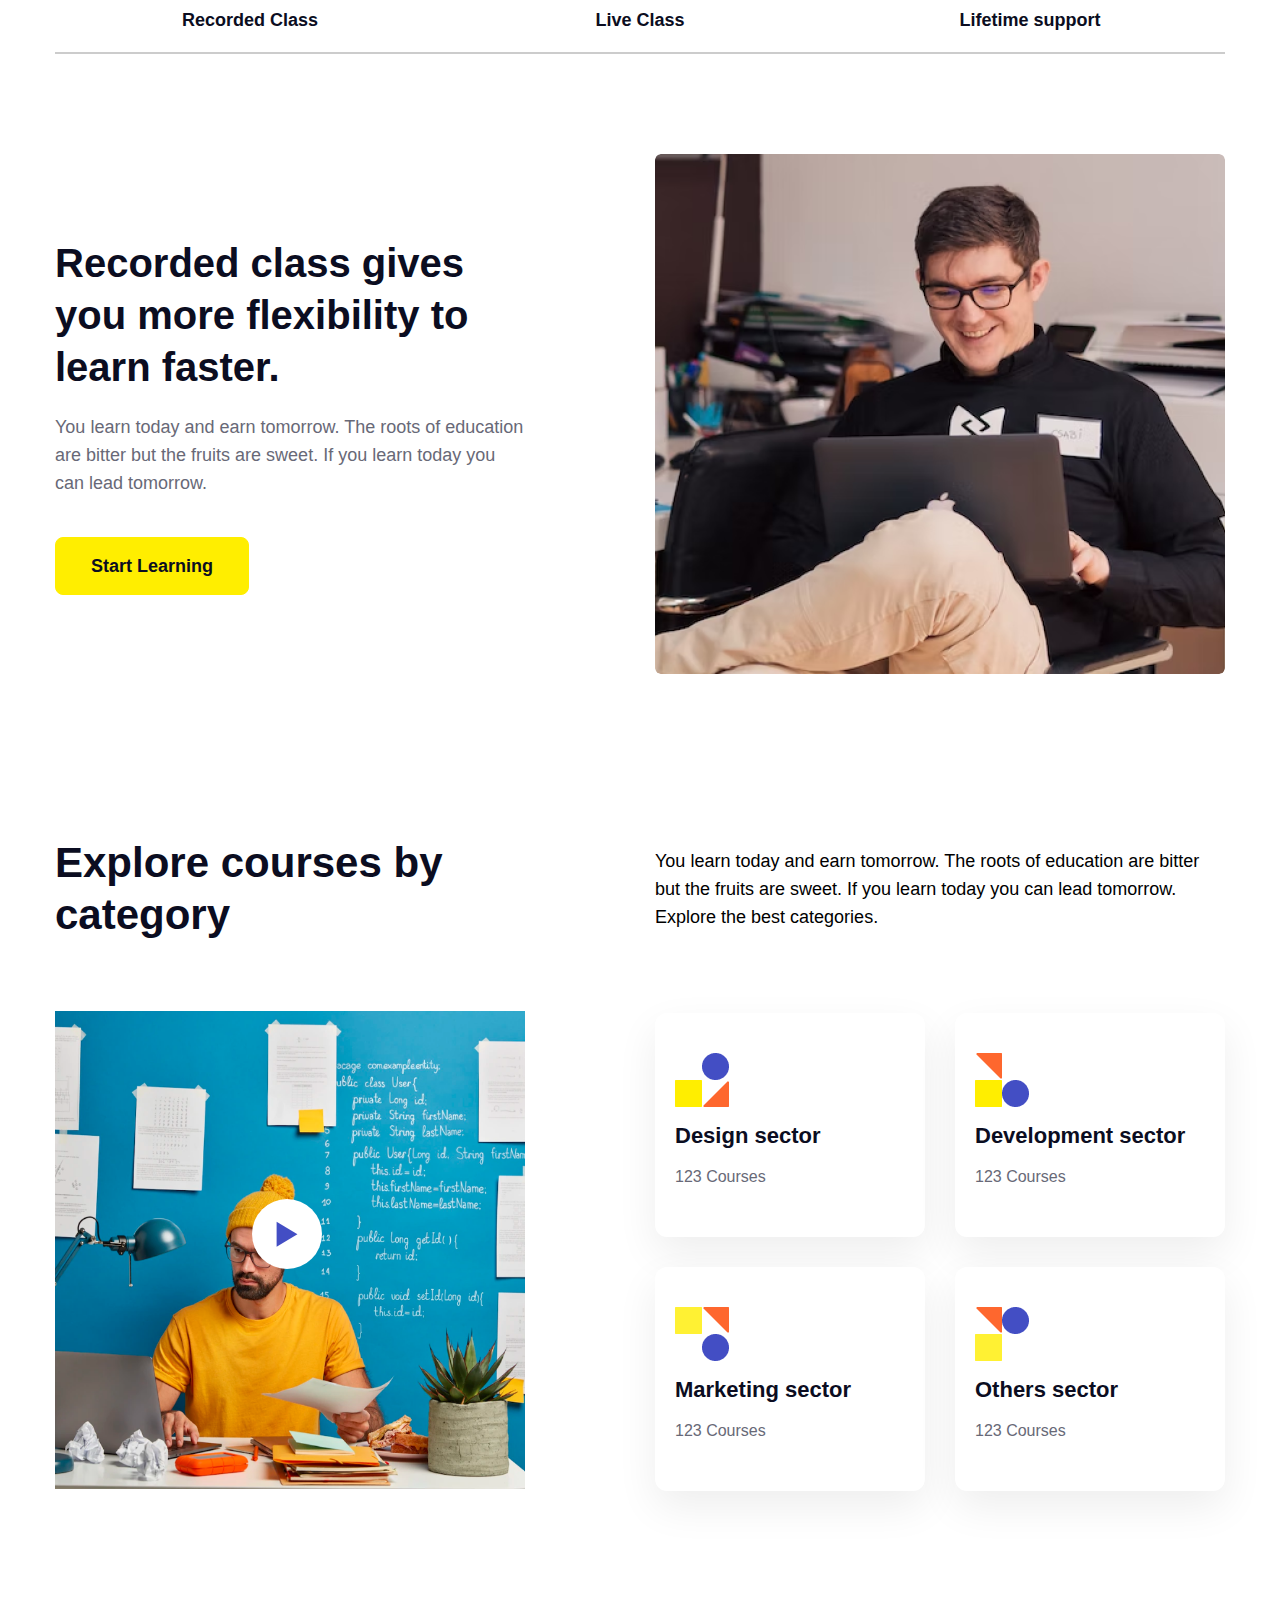
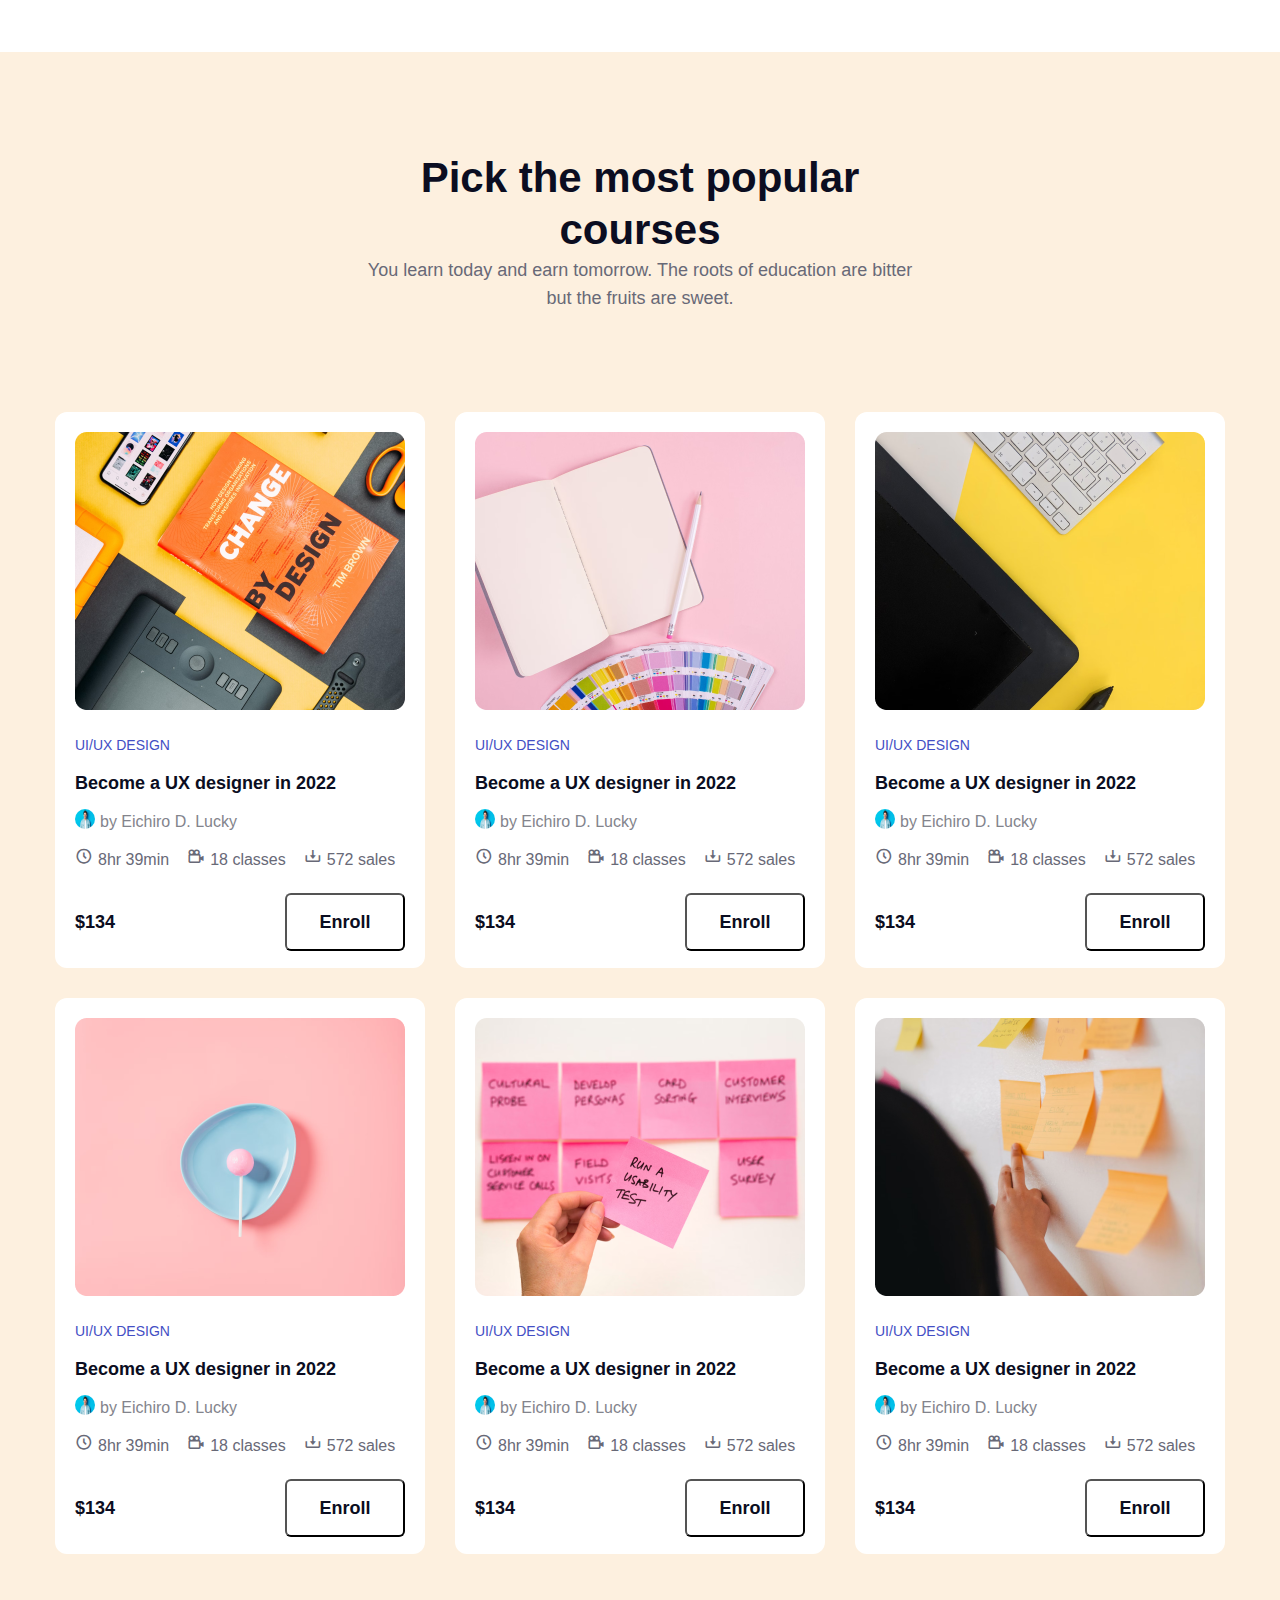
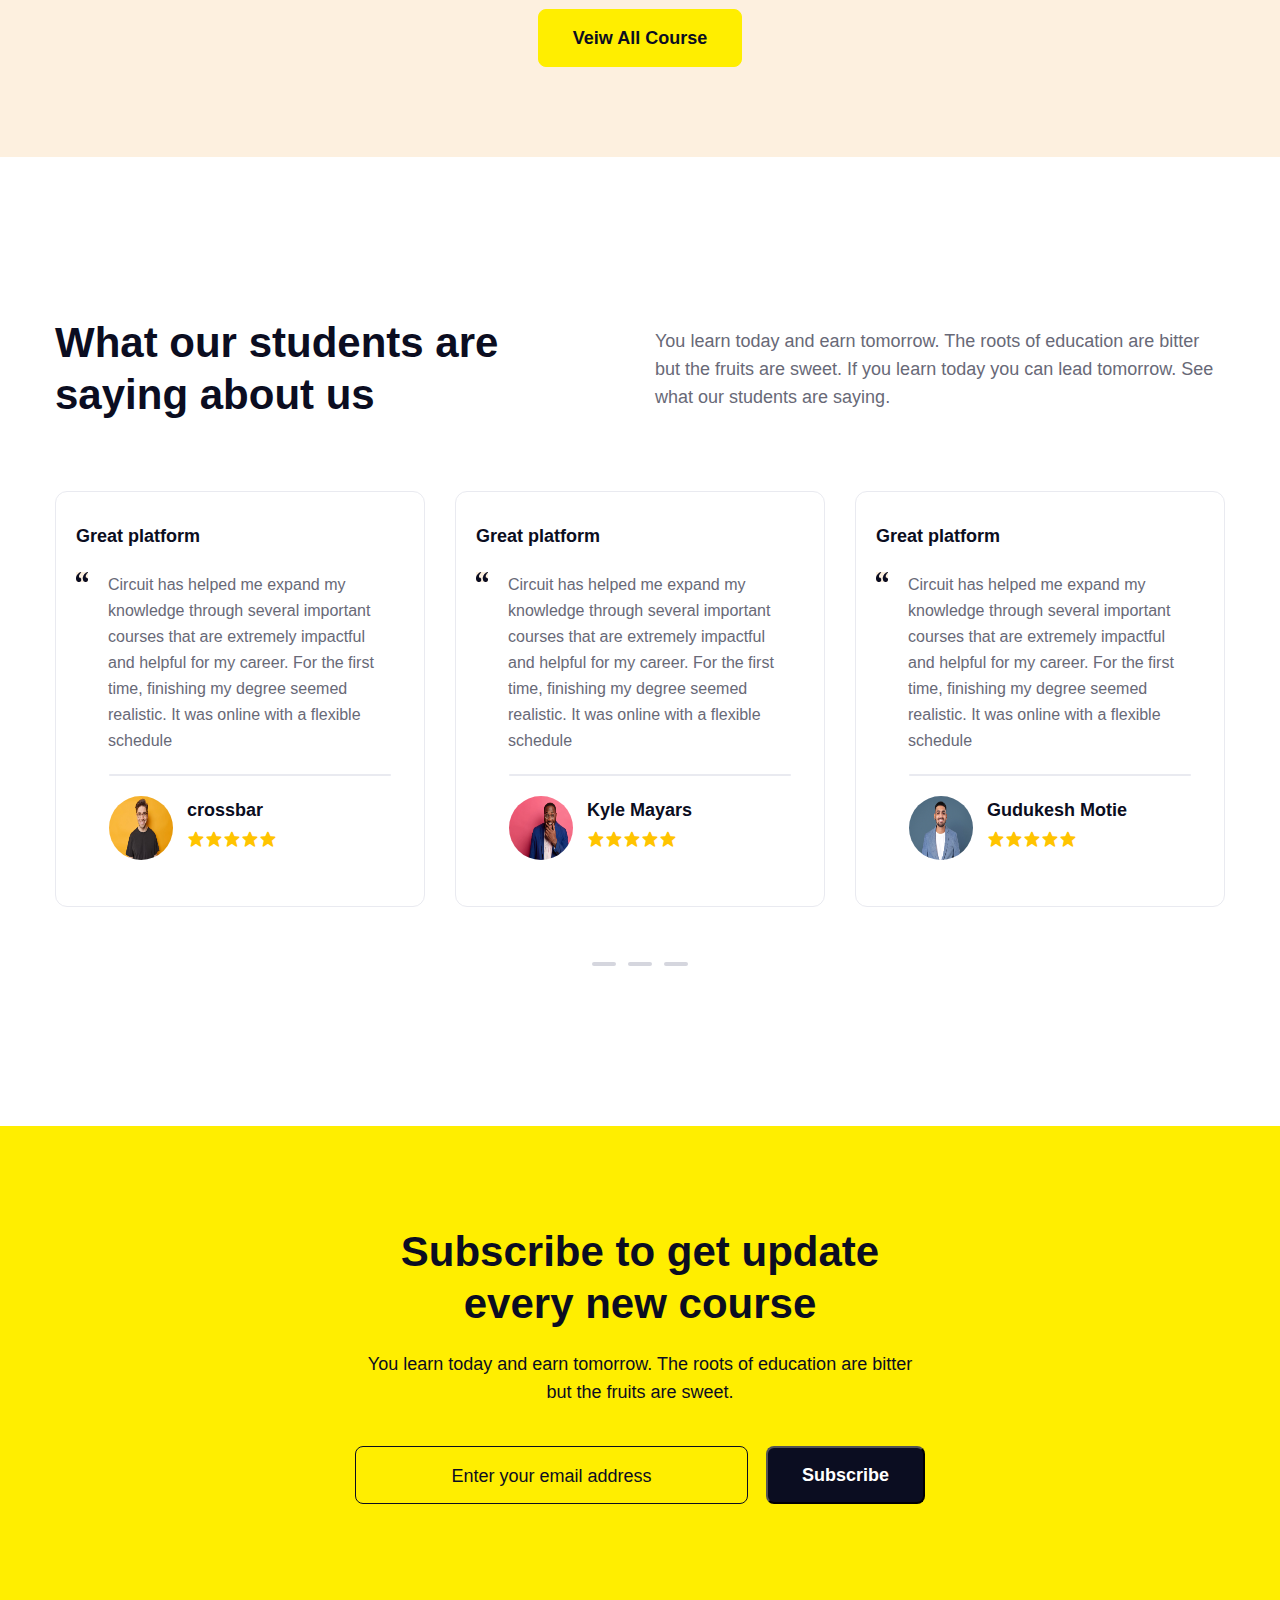
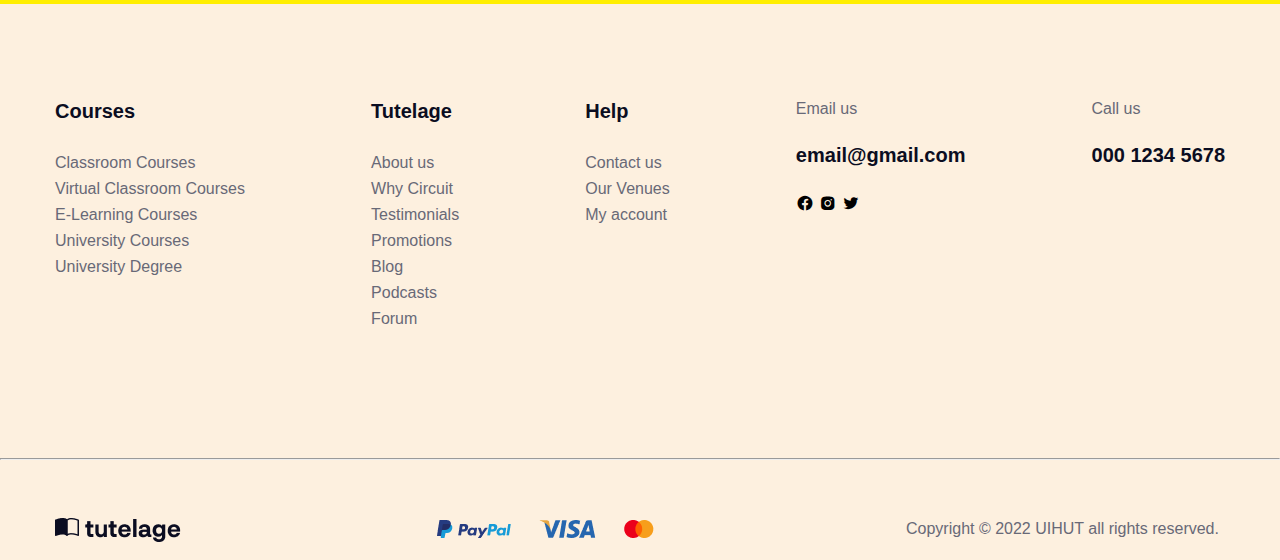
<file: project-module/home.html>
<!DOCTYPE html>
<html lang="en">

<head>
	<meta charset="UTF-8">
	<meta name="viewport" content="width=device-width, initial-scale=1.0">
	<title>Home</title>
	<link rel="stylesheet" href="./assets/scss/base/_reset.scss">
	<link rel="stylesheet" href="./assets/css/main.css">
	<link rel="stylesheet" href="./assets/css/home.css">
	<link rel="stylesheet" href="./assets/css/responsive_home.css">
	<link href='https://unpkg.com/boxicons@2.1.4/css/boxicons.min.css' rel='stylesheet'>
	<link rel="stylesheet" href="https://cdnjs.cloudflare.com/ajax/libs/font-awesome/4.7.0/css/font-awesome.min.css">
</head>

<body>
	<div class="site_1">
		<div class="container">
			<header>
				<div class="header_inner">
					<div class="logo"><a href="home.html"><img src="./images/Logo.png" alt=""></a></div>
					<nav>
						<ul class="menu">
							<li><a href="home.html">Home</a></li>
							<li><a href="Courses.html">Courses</a></li>
							<li><a href="Mentor.html">Mentors</a></li>
							<li><a href="">About</a></li>
							<li><a href="blog.html">Blog</a></li>
							<button class=" btn btn_logIn">Log In</button>
						</ul>
					</nav>
				</div>
			</header>
			<div class="banner">
				<div class="content">
					<div class="text">
						<h1>You learn today and earn tomorrow.</h1>
						<p>You learn today and earn tomorrow. The roots of education are bitter but the fruits are
							sweet. If
							you
							learn today you can lead tomorrow.</p>
					</div>
					<div class="button">
						<button class="btn btn_Start_Learning"><a class="btn_Start_Learning" href="Courses.html">Start Learning</a></button>
						<button class="btn btn_Explore_Courses"><a class="btn_Explore_Courses" href="Courses.html">Explore Courses</a></button>
					</div>
					<div class="rating-box">
						<div class="stars">
							<span><i class='bx bxs-star'></i></span><span><i class='bx bxs-star'></i></span><span><i
									class='bx bxs-star'></i></span><span><i class='bx bxs-star'></i></span><span><i
									class='bx bxs-star'></i></span>
						</div>
						<p class="reviews-count">10000+<br>Clients reviews (4.5 of 5)</p>
						<a href="#" class="all-reviews"><u>All Review</u></a>
					</div>

				</div>
				<div class="slides">
					<div class="slides_img">
						<div class="slides_img_box">
							<img src="./images/Rectangle 507.png" alt="Person1">
						</div>
						<div class="slides_img_box">
							<img src="./images/Subtract.png" alt="Person2">
						</div>
						<div class="slides_img_box">
							<img src="./images/Rectangle 508.png" alt="Person3">
						</div>
						<div class="slides_img_box_cricle">
							<img src="./images/Ellipse 145.png" alt="Person4">
						</div>
					</div>

					<div class="slides_icon">
						<div class="mouse-icon">
							<i class='bx bx-mouse'></i>
						</div>
						<p>Scroll Down</p>
					</div>
				</div>
			</div>
		</div>
	</div>

	<div class="Countdown">
		<div class="Countdown_item">
			<div class="Countdown_content">
				<h2>8K+</h2>
				<p>Success Stories</p>
			</div>
			<div class="divider"></div>
			<div class="Countdown_content">
				<h2>12K+</h2>
				<p>Expert Instructor</p>
			</div>
			<div class="divider"></div>
			<div class="Countdown_content">
				<h2>108K+</h2>
				<p>Worldwide Students</p>
			</div>
			<div class="divider"></div>
			<div class="Countdown_content">
				<h2>310+</h2>
				<p>Trendy Subjects</p>
			</div>
		</div>

	</div>
	<div class="Features">
		<div class="Features_text">
			<h2>Providing the best solutions for your study</h2>
			<p>You learn today and earn tomorrow. The roots of education are bitter but the fruits are sweet.</p>
		</div>
		<div class="Features_class">
			<ul>
				<li class="class"><a href="home.html">Recorded Class</a></li>
				<li class="class"><a href="live.html">Live Class</a></li>
				<li class="class"><a href="Lifetime.html">Lifetime support</a></li>
			</ul>
		
		</div>
		<div class="Feature_card">
			<div class="Features_content">
				<h3>Recorded class gives you more flexibility to learn faster.</h3>
				<p>You learn today and earn tomorrow. The roots of education are bitter but the fruits are sweet. If you
					learn today you can lead tomorrow.</p>
				<button class="btn btn_StartLearning">Start Learning</button>
			</div>
			<div class="Features_slides">
				<img src="./images/Rectangle 510.png" alt="">
			</div>
		</div>

	</div>
	<div class="Category">
		<div class="Category_text">
			<h3>Explore courses by category</h3>
			<p>You learn today and earn tomorrow. The roots of education are bitter but the fruits are sweet. If you
				learn today you can lead tomorrow. Explore the best categories.</p>
		</div>
		<div class="Category_card">
			<div class="Category_slides">
				<img src="./images/Screenshot 2024-12-04 103141.png" alt="">
				<div class="Catagory_icons">
					<i class='bx bx-play play_icon'></i>
				</div>
			</div>
			<div class="Category_content">
				<div class="Category_content_card">
					<img src="./images/Group 17679.png" alt="">
					<div class="Category_content_text">
						<h4>Design sector </h4>
						<p>123 Courses</p>
					</div>
				</div>
				<div class="Category_content_card">
					<img src="./images/Group 17681.png" alt="">
					<div class="Category_content_text">
						<h4>Development sector</h4>
						<p>123 Courses</p>
					</div>
				</div>
				<div class="Category_content_card">
					<img src="./images/Group 17683.png" alt="">
					<div class="Category_content_text">
						<h4>Marketing sector</h4>
						<p>123 Courses</p>
					</div>
				</div>
				<div class="Category_content_card">
					<img src="./images/Group 17684.png" alt="">
					<div class="Category_content_text">
						<h4>Others sector</h4>
						<p>123 Courses</p>
					</div>
				</div>
			</div>
		</div>
	</div>
	<div class="Courses">
		<div class="Courses_item">
			<div class="Courses_text">
				<h4>Pick the most popular courses</h4>
				<p>You learn today and earn tomorrow. The roots of education are bitter but the fruits are sweet.</p>
			</div>
		</div>
		<div class="Courses_card">
			<div class="Courses_card_content">
				<img src="./images/Rectangle 463.png" alt="">
				<div class="Courses_card_text">
					<h4>UI/UX DESIGN</h4>
					<p>Become a UX designer in 2022</p>
				</div>
				<div class="Courses_card_img">
					<img src="./images/Screenshot 2024-12-05 192636.png" alt="">
					<p>by Eichiro D. Lucky</p>
				</div>
				<div class="Courses_card_icons">
					<div class="Courses_icon_time">
						<i class='bx bx-time-five'></i>
						<p>8hr 39min</p>
					</div>
					<div class="Courses_icon_camera">
						<i class='bx bx-camera-movie'></i>
						<p>18 classes</p>
					</div>
					<div class="Courses_icon_download">
						<i class='bx bx-download'></i>
						<p>572 sales</p>
					</div>
				</div>
				<div class="Courses_card_button">
					<p>$134</p>
					<button class="btn btn_Enroll"><a class="btn_Enroll" href="Pricing.html">Enroll</a></button>
				</div>

			</div>
			<div class="Courses_card_content">
				<img src="./images/Rectangle 464.png" alt="">
				<div class="Courses_card_text">
					<h4>UI/UX DESIGN</h4>
					<p>Become a UX designer in 2022</p>
				</div>
				<div class="Courses_card_img">
					<img src="./images/Screenshot 2024-12-05 192636.png" alt="">
					<p>by Eichiro D. Lucky</p>
				</div>
				<div class="Courses_card_icons">
					<div class="Courses_icon_time">
						<i class='bx bx-time-five'></i>
						<p>8hr 39min</p>
					</div>
					<div class="Courses_icon_camera">
						<i class='bx bx-camera-movie'></i>
						<p>18 classes</p>
					</div>
					<div class="Courses_icon_download">
						<i class='bx bx-download'></i>
						<p>572 sales</p>
					</div>
				</div>
				<div class="Courses_card_button">
					<p>$134</p>
					<button class="btn btn_Enroll"><a class="btn_Enroll" href="Pricing.html">Enroll</a></button>
				</div>
			</div>
			<div class="Courses_card_content">
				<img src="./images/Rectangle 465.png" alt="">
				<div class="Courses_card_text">
					<h4>UI/UX DESIGN</h4>
					<p>Become a UX designer in 2022</p>
				</div>
				<div class="Courses_card_img">
					<img src="./images/Screenshot 2024-12-05 192636.png" alt="">
					<p>by Eichiro D. Lucky</p>
				</div>
				<div class="Courses_card_icons">
					<div class="Courses_icon_time">
						<i class='bx bx-time-five'></i>
						<p>8hr 39min</p>
					</div>
					<div class="Courses_icon_camera">
						<i class='bx bx-camera-movie'></i>
						<p>18 classes</p>
					</div>
					<div class="Courses_icon_download">
						<i class='bx bx-download'></i>
						<p>572 sales</p>
					</div>
				</div>
				<div class="Courses_card_button">
					<p>$134</p>
					<button class="btn btn_Enroll"><a class="btn_Enroll" href="Pricing.html">Enroll</a></button>
				</div>
			</div>
			<div class="Courses_card_content">
				<img src="./images/Rectangle 466.png" alt="">
				<div class="Courses_card_text">
					<h4>UI/UX DESIGN</h4>
					<p>Become a UX designer in 2022</p>
				</div>
				<div class="Courses_card_img">
					<img src="./images/Screenshot 2024-12-05 192636.png" alt="">
					<p>by Eichiro D. Lucky</p>
				</div>
				<div class="Courses_card_icons">
					<div class="Courses_icon_time">
						<i class='bx bx-time-five'></i>
						<p>8hr 39min</p>
					</div>
					<div class="Courses_icon_camera">
						<i class='bx bx-camera-movie'></i>
						<p>18 classes</p>
					</div>
					<div class="Courses_icon_download">
						<i class='bx bx-download'></i>
						<p>572 sales</p>
					</div>
				</div>
				<div class="Courses_card_button">
					<p>$134</p>
					<button class="btn btn_Enroll"><a class="btn_Enroll" href="Pricing.html">Enroll</a></button>
				</div>
			</div>
			<div class="Courses_card_content">
				<img src="./images/Rectangle 467.png" alt="">
				<div class="Courses_card_text">
					<h4>UI/UX DESIGN</h4>
					<p>Become a UX designer in 2022</p>
				</div>
				<div class="Courses_card_img">
					<img src="./images/Screenshot 2024-12-05 192636.png" alt="">
					<p>by Eichiro D. Lucky</p>
				</div>
				<div class="Courses_card_icons">
					<div class="Courses_icon_time">
						<i class='bx bx-time-five'></i>
						<p>8hr 39min</p>
					</div>
					<div class="Courses_icon_camera">
						<i class='bx bx-camera-movie'></i>
						<p>18 classes</p>
					</div>
					<div class="Courses_icon_download">
						<i class='bx bx-download'></i>
						<p>572 sales</p>
					</div>
				</div>
				<div class="Courses_card_button">
					<p>$134</p>
					<button class="btn btn_Enroll"><a class="btn_Enroll" href="Pricing.html">Enroll</a></button>
				</div>
			</div>
			<div class="Courses_card_content">
				<img src="./images/Rectangle 468.png" alt="">
				<div class="Courses_card_text">
					<h4>UI/UX DESIGN</h4>
					<p>Become a UX designer in 2022</p>
				</div>
				<div class="Courses_card_img">
					<img src="./images/Screenshot 2024-12-05 192636.png" alt="">
					<p>by Eichiro D. Lucky</p>
				</div>
				<div class="Courses_card_icons">
					<div class="Courses_icon_time">
						<i class='bx bx-time-five'></i>
						<p>8hr 39min</p>
					</div>
					<div class="Courses_icon_camera">
						<i class='bx bx-camera-movie'></i>
						<p>18 classes</p>
					</div>
					<div class="Courses_icon_download">
						<i class='bx bx-download'></i>
						<p>572 sales</p>
					</div>
				</div>
				<div class="Courses_card_button">
					<p>$134</p>
					<button class="btn btn_Enroll"><a href="Pricing.html">Enroll</a></button>
				</div>
			</div>

		</div>
		<button class="btn btn_Veiw_All_Course"><a href="Courses.html">Veiw All Course</a></button>
	</div>
	<div class="Testimonial">
		<div class="Testimonial_text">
			<h4>What our students are saying about us</h4>
			<p>You learn today and earn tomorrow. The roots of education are bitter but the fruits are sweet. If you
				learn today you can lead tomorrow. See what our students are saying.</p>
		</div>
		<div class="Testimonial_card">
			<div class="Testimonial_content">
				<h4>Great platform</h4>
				<div class="Testimonial_incon">
					<img src="./images/Union.png" alt="">
					<p>Circuit has helped me expand my knowledge through several important courses that are extremely
						impactful and helpful for my career. For the first time, finishing my degree seemed realistic.
						It was online with a flexible schedule</p>
				</div>
				<div class="crossbar"></div>
				<div class="Testimonial_img">
					<img src="./images/51f428db5eb38c9578f86e6247e6963d.png" alt="">
					<div class="Testimonial_reviews">
						<h4>crossbar</h4>
						<span><i class='bx bxs-star'></i></span><span><i class='bx bxs-star'></i></span><span><i
								class='bx bxs-star'></i></span><span><i class='bx bxs-star'></i></span><span><i
								class='bx bxs-star'></i></span>
					</div>
				</div>
			</div>
			<div class="Testimonial_content">
				<h4>Great platform</h4>
				<div class="Testimonial_incon">
					<img src="./images/Union.png" alt="">
					<p>Circuit has helped me expand my knowledge through several important courses that are extremely
						impactful and helpful for my career. For the first time, finishing my degree seemed realistic.
						It was online with a flexible schedule</p>
				</div>
				<div class="crossbar"></div>
				<div class="Testimonial_img">
					<img src="./images/f33ee748e46ea4c8205790378ff1d8d5.png" alt="">
					<div class="Testimonial_reviews">
						<h4>Kyle Mayars</h4>
						<span><i class='bx bxs-star'></i></span><span><i class='bx bxs-star'></i></span><span><i
								class='bx bxs-star'></i></span><span><i class='bx bxs-star'></i></span><span><i
								class='bx bxs-star'></i></span>
					</div>
				</div>
			</div>
			<div class="Testimonial_content">
				<h4>Great platform</h4>
				<div class="Testimonial_incon">
					<img src="./images/Union.png" alt="">
					<p>Circuit has helped me expand my knowledge through several important courses that are extremely
						impactful and helpful for my career. For the first time, finishing my degree seemed realistic.
						It was online with a flexible schedule</p>
				</div>
				<div class="crossbar"></div>
				<div class="Testimonial_img">
					<img src="./images/8ecc9e00734867d9df139ce165d48f7e.png" alt="">
					<div class="Testimonial_reviews">
						<h4>Gudukesh Motie</h4>
						<span><i class='bx bxs-star'></i></span><span><i class='bx bxs-star'></i></span><span><i
								class='bx bxs-star'></i></span><span><i class='bx bxs-star'></i></span><span><i
								class='bx bxs-star'></i></span>
					</div>
				</div>
			</div>
		</div>
		<div class="horizontal">
			<div class="line"></div>
			<div class="line"></div>
			<div class="line"></div>

		</div>
	</div>
	<div class="CTA">
		<div class="CTA_item">
			<div class="CTA_text">
				<h4>Subscribe to get update every new course</h4>
				<p>You learn today and earn tomorrow. The roots of education are bitter but the fruits are sweet.</p>
			</div>
			<div class="CTA_button">
				<p>Enter your email address</p>
				<button class="btn btn_Subscribe">Subscribe</button>
			</div>
		</div>
	</div>
	<footer>
		<div class="footer_top">
           <div class="footer_item">
			 <h5>Courses</h5>
			 <ul>
				<li><a href="">Classroom Courses</a></li>
				<li><a href="">Virtual Classroom Courses</a></li>
				<li><a href="">E-Learning Courses</a></li>
				<li><a href="">University Courses</a></li>
				<li><a href="">University Degree</a></li>
			 </ul>
		   </div>
		   <div class="footer_item">
			<h5>Tutelage</h5>
			<ul class="item">
			   <li><a href="">About us</a></li>
			   <li><a href="">Why Circuit</a></li>
			   <li><a href="">Testimonials</a></li>
			   <li><a href="">Promotions</a></li>
			   <li><a href="">Blog</a></li>
			   <li><a href="">Podcasts</a></li>
			   <li><a href="">Forum</a></li>
			</ul class="item">
		  </div>
		  <div class="footer_item">
			<h5>Help</h5>
			<ul class="item">
				<li><a href="">Contact us</a></li>
				<li><a href="">Our Venues</a></li>
				<li><a href="">My account</a></li>
			</ul>
		  </div>
		  <div class="footer_item">
			<p>Email us</p>
			<h5>email@gmail.com</h5>
			<div class="footer_icons">
				<i class='bx bxl-facebook-circle'></i>
				<i class='bx bxl-instagram-alt' ></i>
				<i class='bx bxl-twitter' ></i>
			</div>
		  </div>
		  <div class="footer_item">
			<p>Call us</p>
			<h5>000 1234 5678</h5>
		  </div>
		</div>
		<hr/>
		<div class="footer_bottom">
			<div class="footer_inner">
				<div class="logo"><img src="./images/Logo.png" alt=""></div>
				<nav>
					<ul class="footer_menu">
						<div class="li"><img src="./images/Group 17748.png" alt=""></div>
						<div class="li"><img src="./images/Group.png" alt=""></div>
						<div class="li"><img src="./images/Group 17749.png" alt=""></div>			
					</ul>
				</nav>
				<p>Copyright © 2022 UIHUT all rights reserved.</p>
			</div>
		</div>
	</footer>
</body>

</html>
</file>
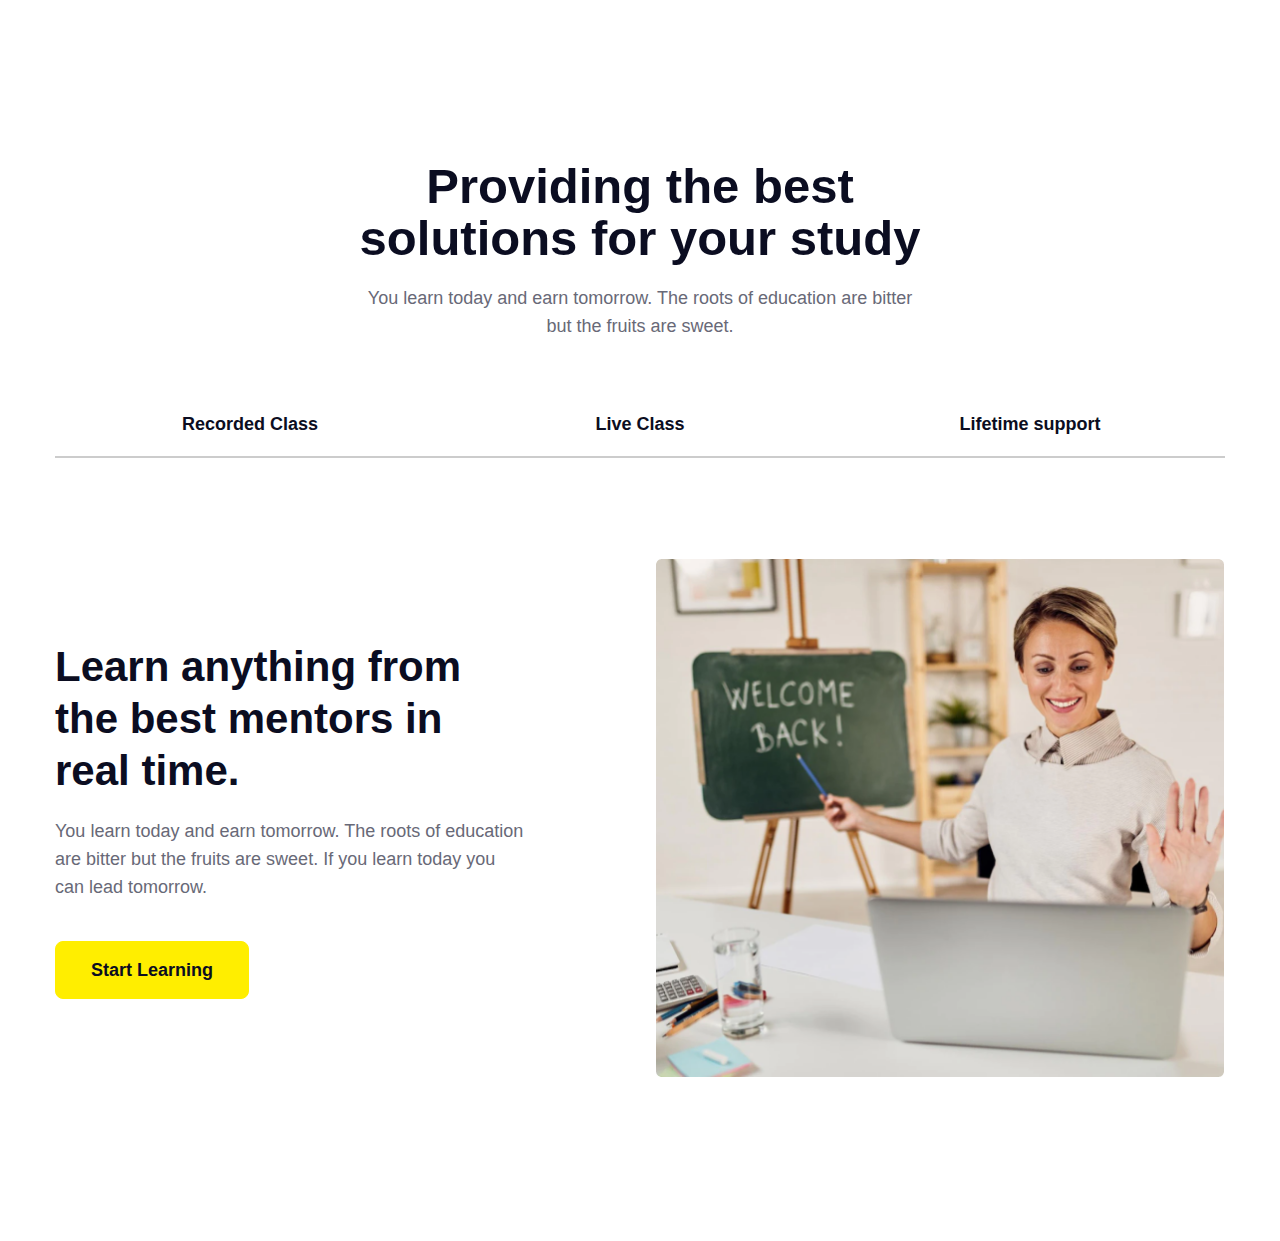
<file: project-module/Lifetime.html>
<!DOCTYPE html>
<html lang="en">

<head>
    <meta charset="UTF-8">
    <meta name="viewport" content="width=device-width, initial-scale=1.0">
    <title>Lifetime</title>
    <link rel="stylesheet" href="./assets/scss/base/_reset.scss">
    <link rel="stylesheet" href="./assets/css/main.css">
    <link rel="stylesheet" href="./assets/css/lifetime.css">
    <link href='https://unpkg.com/boxicons@2.1.4/css/boxicons.min.css' rel='stylesheet'>
	<link rel="stylesheet" href="https://cdnjs.cloudflare.com/ajax/libs/font-awesome/4.7.0/css/font-awesome.min.css">
</head>
</head>

<body>
    <div class="Features">
        <div class="Features_text">
            <h2>Providing the best solutions for your study</h2>
            <p>You learn today and earn tomorrow. The roots of education are bitter but the fruits are sweet.</p>
        </div>
        <div class="Features_class">
            <ul>
                <li class="class"><a href="home.html">Recorded Class</a></li>
                <li class="class"><a href="live.html">Live Class</a></li>
                <li class="class"><a href="Lifetime.html">Lifetime support</a></li>
            </ul>

        </div>
        <div class="Feature_card">
            <div class="Features_content">
                <h3>Learn anything from the best mentors in real time.</h3>
                <p>You learn today and earn tomorrow. The roots of education are bitter but the fruits are sweet. If you
                    learn today you can lead tomorrow.</p>
                <button class="btn btn_StartLearning">Start Learning</button>
            </div>
            <div class="Features_slides">
                <img src="./images/Rectangle 520.png" alt="">
            </div>
        </div>

    </div>
</body>

</html>
</file>
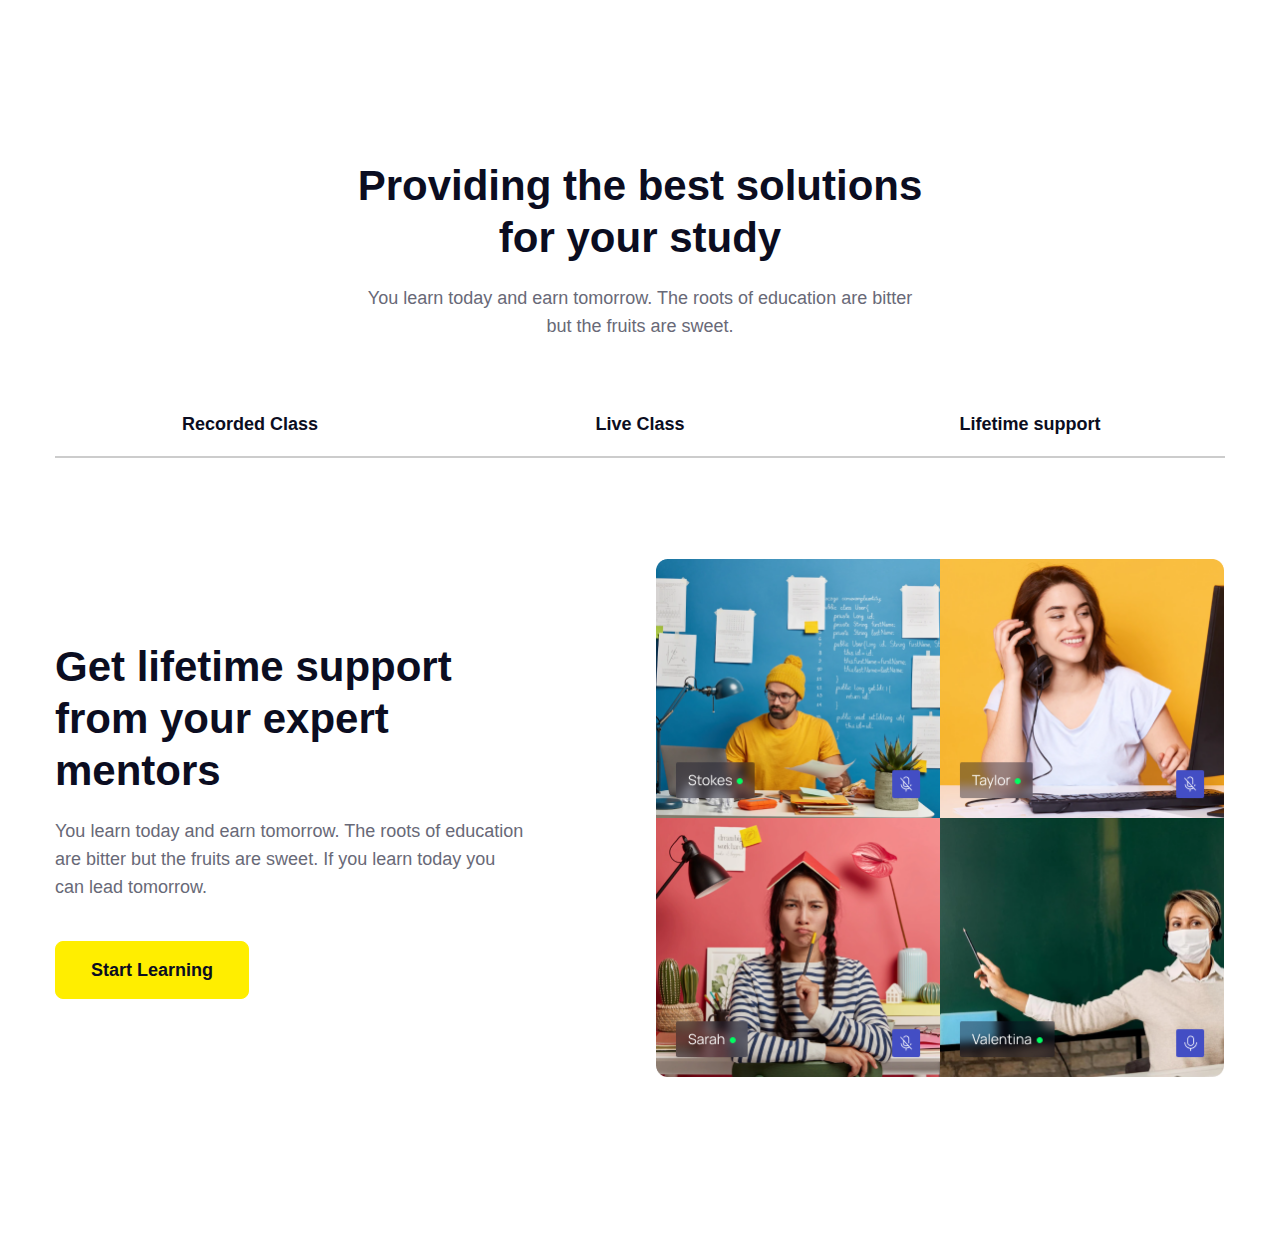
<file: project-module/live.html>
<!DOCTYPE html>
<html lang="en">

<head>
    <meta charset="UTF-8">
    <meta name="viewport" content="width=device-width, initial-scale=1.0">
    <title>Liveclass</title>
    <link rel="stylesheet" href="./assets/scss/base/_reset.scss">
    <link rel="stylesheet" href="./assets/css/main.css">
    <link rel="stylesheet" href="./assets/css/liveclass.css">
    <link href='https://unpkg.com/boxicons@2.1.4/css/boxicons.min.css' rel='stylesheet'>
	<link rel="stylesheet" href="https://cdnjs.cloudflare.com/ajax/libs/font-awesome/4.7.0/css/font-awesome.min.css">
</head>
</head>

<body>
    <div class="Features">
        <div class="Features_text">
            <h2>Providing the best solutions for your study</h2>
            <p>You learn today and earn tomorrow. The roots of education are bitter but the fruits are sweet.</p>
        </div>
        <div class="Features_class">
            <ul>
                <li class="class"><a href="home.html">Recorded Class</a></li>
                <li class="class"><a href="live.html">Live Class</a></li>
                <li class="class"><a href="Lifetime.html">Lifetime support</a></li>
            </ul>

        </div>
        <div class="Feature_card">
            <div class="Features_content">
                <h3>Get lifetime support from your expert mentors</h3>
                <p>You learn today and earn tomorrow. The roots of education are bitter but the fruits are sweet. If you
                    learn today you can lead tomorrow.</p>
                <button class="btn btn_StartLearning">Start Learning</button>
            </div>
            <div class="Features_slides">
                <img src="./images/Images.png" alt="">
            </div>
        </div>

    </div>
</body>

</html>
</file>
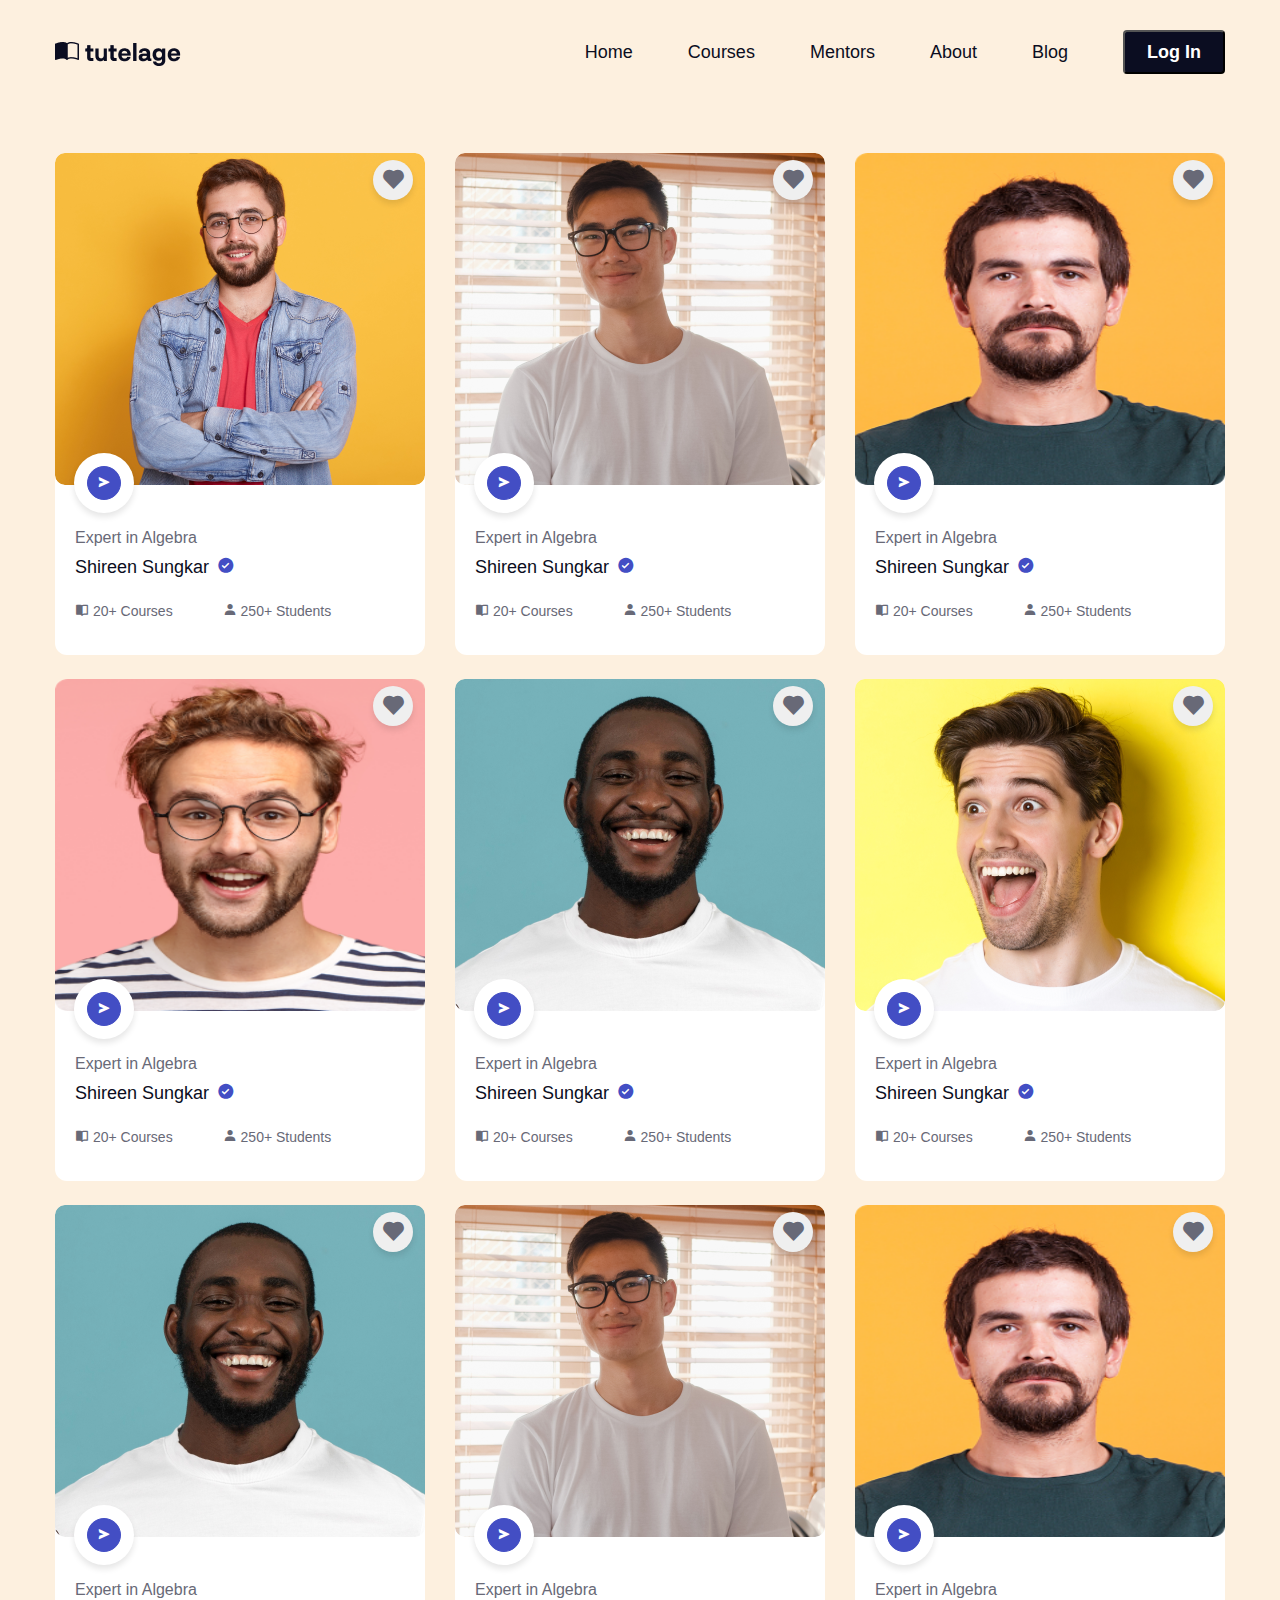
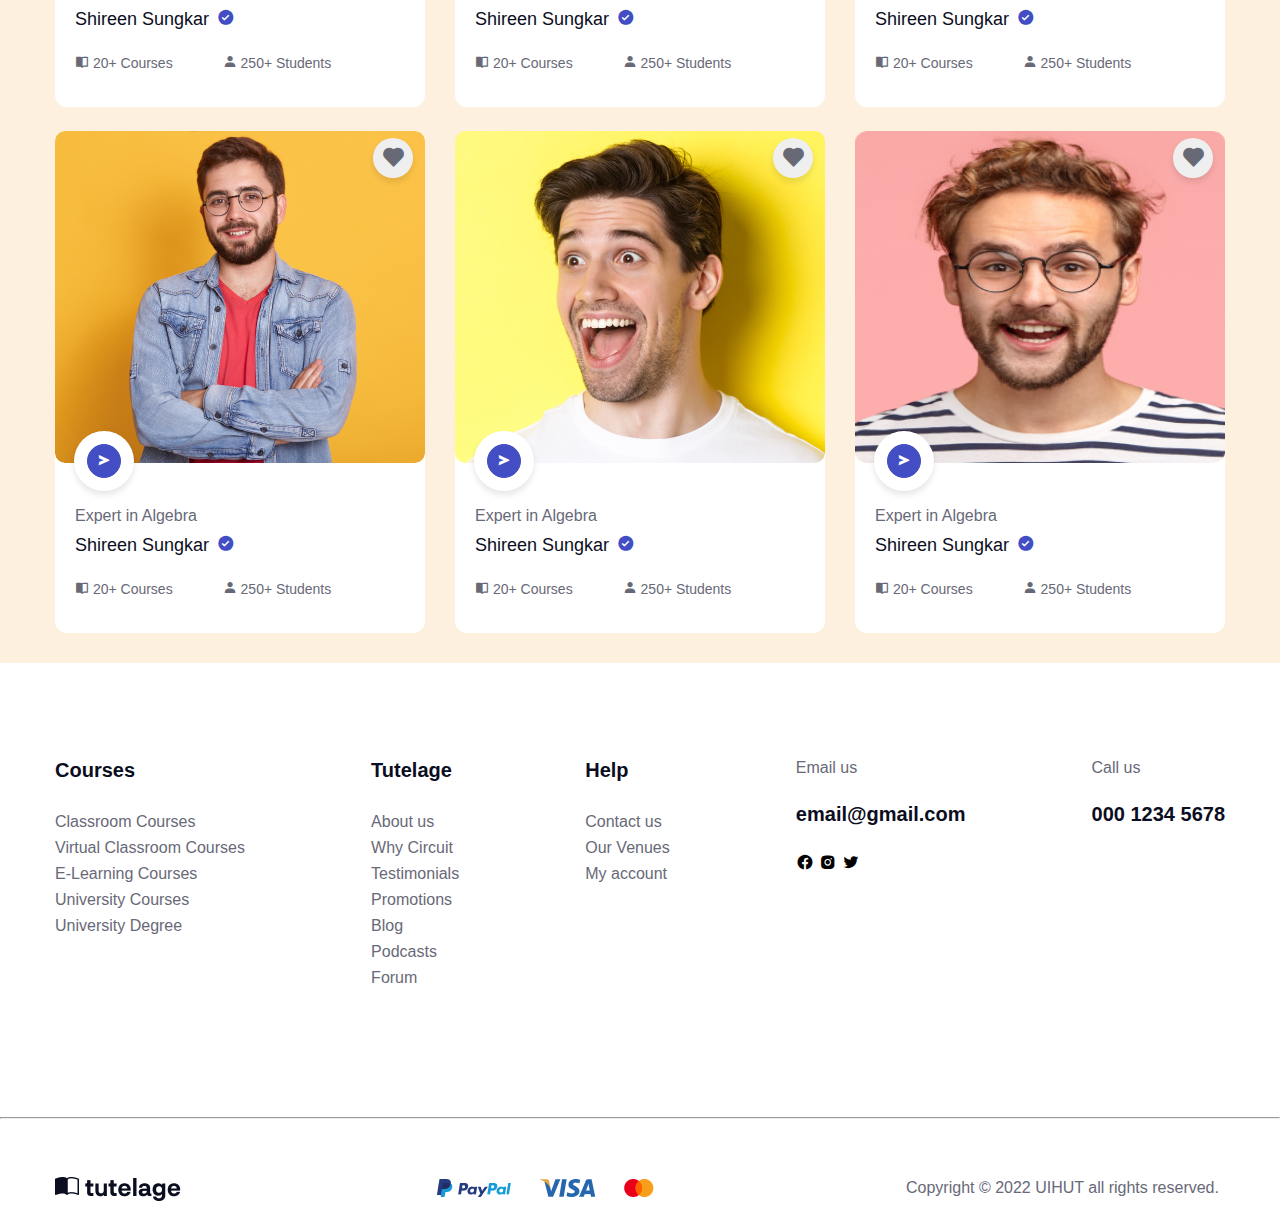
<file: project-module/Mentor.html>
<!DOCTYPE html>
<html lang="en">

<head>
    <meta charset="UTF-8">
    <meta name="viewport" content="width=device-width, initial-scale=1.0">
    <title>Mentor</title>
    <link rel="stylesheet" href="./assets/css/main.css">
    <link rel="stylesheet" href="./assets/css/Mentor.css">
    <link href='https://unpkg.com/boxicons@2.1.4/css/boxicons.min.css' rel='stylesheet'>
</head>

<body>
    <div class="site_1">
        <div class="container">
            <header>
                <div class="header_inner">
                    <div class="logo"><img src="./images/Logo.png" alt=""></div>
                    <nav>
                        <ul class="menu">
                            <li><a href="home.html">Home</a></li>
                            <li><a href="Courses.html">Courses</a></li>
                            <li><a href="Mentor.html">Mentors</a></li>
                            <li><a href="">About</a></li>
                            <li><a href="blog.html">Blog</a></li>
                            <button class=" btn btn_logIn">Log In</button>
                        </ul>
                    </nav>
                </div>
            </header>
            <div class="Mentors">
                <div class="Mentors_content">
                    <div class="heart_icon">
                        <button class="heart"><i class='bx bxs-heart'></i></button>
                    </div>
                    <img src="./images/indoor-picture-cheerful-handsome-young-man-having-folded-hands-looking-directly-smiling-sincerely-wearing-casual-clothes 1.png"
                        alt="">
                        <div class="send_icon">
                            <button class="send"><i class='bx bxs-send'></i></button>
                        </div>
                        <div class="Mentors_content_text">
                            <p>Expert in Algebra</p>
                            <span class="name" >Shireen Sungkar</span>
                            <span class="check"><i class='bx bxs-check-circle' ></i></span>
                        </div>
                        <div class="Infor_icon">
                            <div class="Infor_item">
                                <i class='bx bxs-book-open'></i>
                                <span>20+ Courses</span>
                            </div>
                            <div class="Infor_item">
                                <i class='bx bxs-user'></i>
                                <span>250+ Students</span>
                            </div>
                        </div>
                </div>
                <div class="Mentors_content">
                    <div class="heart_icon">
                        <button class="heart"><i class='bx bxs-heart'></i></button>
                    </div>

                    <img src="./images/happy-young-asian-male-feeling-happy-smiling-looking-front-while-relaxing-kitchen-home 1.png"
                        alt="">
                        <div class="send_icon">
                            <button class="send"><i class='bx bxs-send'></i></button>
                        </div>
                        <div class="Mentors_content_text">
                            <p>Expert in Algebra</p>
                            <span class="name" >Shireen Sungkar</span>
                            <span class="check"><i class='bx bxs-check-circle' ></i></span>
                        </div>
                        <div class="Infor_icon">
                            <div class="Infor_item">
                                <i class='bx bxs-book-open'></i>
                                <span>20+ Courses</span>
                            </div>
                            <div class="Infor_item">
                                <i class='bx bxs-user'></i>
                                <span>250+ Students</span>
                            </div>
                        </div>
                </div>
                <div class="Mentors_content">
                    <div class="heart_icon">
                        <button class="heart"><i class='bx bxs-heart'></i></button>
                    </div>
                    <img src="./images/serious-man-isolated-orange-background-confident-person-looking-camera 1.png"
                        alt="">
                        <div class="send_icon">
                            <button class="send"><i class='bx bxs-send'></i></button>
                        </div>
                        <div class="Mentors_content_text">
                            <p>Expert in Algebra</p>
                            <span class="name" >Shireen Sungkar</span>
                            <span class="check"><i class='bx bxs-check-circle' ></i></span>
                        </div>
                        <div class="Infor_icon">
                            <div class="Infor_item">
                                <i class='bx bxs-book-open'></i>
                                <span>20+ Courses</span>
                            </div>
                            <div class="Infor_item">
                                <i class='bx bxs-user'></i>
                                <span>250+ Students</span>
                            </div>
                        </div>
                </div>
                <div class="Mentors_content">
                    <div class="heart_icon">
                        <button class="heart"><i class='bx bxs-heart'></i></button>
                    </div> <img
                        src="./images/cheerful-curly-man-with-bristle-points-left-wears-casual-clothes-spectacles 1.png"
                        alt="">
                        <div class="send_icon">
                            <button class="send"><i class='bx bxs-send'></i></button>
                        </div>
                        <div class="Mentors_content_text">
                            <p>Expert in Algebra</p>
                            <span class="name" >Shireen Sungkar</span>
                            <span class="check"><i class='bx bxs-check-circle' ></i></span>
                        </div>
                        <div class="Infor_icon">
                            <div class="Infor_item">
                                <i class='bx bxs-book-open'></i>
                                <span>20+ Courses</span>
                            </div>
                            <div class="Infor_item">
                                <i class='bx bxs-user'></i>
                                <span>250+ Students</span>
                            </div>
                        </div>
                </div>
                <div class="Mentors_content">
                    <div class="heart_icon">
                        <button class="heart"><i class='bx bxs-heart'></i></button>
                    </div>
                    <img src="./images/portrait-african-american-man 1.png" alt="">
                    <div class="send_icon">
                        <button class="send"><i class='bx bxs-send'></i></button>
                    </div>
                    <div class="Mentors_content_text">
                        <p>Expert in Algebra</p>
                        <span class="name" >Shireen Sungkar</span>
                        <span class="check"><i class='bx bxs-check-circle' ></i></span>
                    </div>
                    <div class="Infor_icon">
                        <div class="Infor_item">
                            <i class='bx bxs-book-open'></i>
                            <span>20+ Courses</span>
                        </div>
                        <div class="Infor_item">
                            <i class='bx bxs-user'></i>
                            <span>250+ Students</span>
                        </div>
                    </div>
                </div>
                <div class="Mentors_content">
                    <div class="heart_icon">
                        <button class="heart"><i class='bx bxs-heart'></i></button>
                    </div>
                    <img src="./images/image-happy-man-checking-out-promo-looking-left-with-amazement-standing-white-t-shirt-against-yellow-background 1.png"
                        alt="">
                        <div class="send_icon">
                            <button class="send"><i class='bx bxs-send'></i></button>
                        </div>
                        <div class="Mentors_content_text">
                            <p>Expert in Algebra</p>
                            <span class="name" >Shireen Sungkar</span>
                            <span class="check"><i class='bx bxs-check-circle' ></i></span>
                        </div>
                        <div class="Infor_icon">
                            <div class="Infor_item">
                                <i class='bx bxs-book-open'></i>
                                <span>20+ Courses</span>
                            </div>
                            <div class="Infor_item">
                                <i class='bx bxs-user'></i>
                                <span>250+ Students</span>
                            </div>
                        </div>
                </div>
                <div class="Mentors_content">
                    <div class="heart_icon">
                        <button class="heart"><i class='bx bxs-heart'></i></button>
                    </div>
                    <img src="./images/portrait-african-american-man 1.png" alt="">
                    <div class="send_icon">
                        <button class="send"><i class='bx bxs-send'></i></button>
                    </div>
                    <div class="Mentors_content_text">
                        <p>Expert in Algebra</p>
                        <span class="name" >Shireen Sungkar</span>
                        <span class="check"><i class='bx bxs-check-circle' ></i></span>
                    </div>
                    <div class="Infor_icon">
                        <div class="Infor_item">
                            <i class='bx bxs-book-open'></i>
                            <span>20+ Courses</span>
                        </div>
                        <div class="Infor_item">
                            <i class='bx bxs-user'></i>
                            <span>250+ Students</span>
                        </div>
                    </div>
                </div>
                <div class="Mentors_content">
                    <div class="heart_icon">
                        <button class="heart"><i class='bx bxs-heart'></i></button>
                    </div> 
                    <img src="./images/happy-young-asian-male-feeling-happy-smiling-looking-front-while-relaxing-kitchen-home 1.png"
                        alt="">
                        <div class="send_icon">
                            <button class="send"><i class='bx bxs-send'></i></button>
                        </div>
                        <div class="Mentors_content_text">
                            <p>Expert in Algebra</p>
                            <span class="name" >Shireen Sungkar</span>
                            <span class="check"><i class='bx bxs-check-circle' ></i></span>
                        </div>
                    <div class="Infor_icon">
                        <div class="Infor_item">
                            <i class='bx bxs-book-open'></i>
                            <span>20+ Courses</span>
                        </div>
                        <div class="Infor_item">
                            <i class='bx bxs-user'></i>
                            <span>250+ Students</span>
                        </div>
                    </div>
                </div>
                <div class="Mentors_content">
                    <div class="heart_icon">
                        <button class="heart"><i class='bx bxs-heart'></i></button>
                    </div> 
                    <img src="./images/serious-man-isolated-orange-background-confident-person-looking-camera 1.png"
                        alt="">
                        <div class="send_icon">
                            <button class="send"><i class='bx bxs-send'></i></button>
                        </div>
                        <div class="Mentors_content_text">
                            <p>Expert in Algebra</p>
                            <span class="name" >Shireen Sungkar</span>
                            <span class="check"><i class='bx bxs-check-circle' ></i></span>
                        </div>
                    <div class="Infor_icon">
                        <div class="Infor_item">
                            <i class='bx bxs-book-open'></i>
                            <span>20+ Courses</span>
                        </div>
                        <div class="Infor_item">
                            <i class='bx bxs-user'></i>
                            <span>250+ Students</span>
                        </div>
                    </div>
                </div>
                <div class="Mentors_content">
                    <div class="heart_icon">
                        <button class="heart"><i class='bx bxs-heart'></i></button>
                    </div> 
                    <img src="./images/indoor-picture-cheerful-handsome-young-man-having-folded-hands-looking-directly-smiling-sincerely-wearing-casual-clothes 1.png"
                        alt="">
                        <div class="send_icon">
                            <button class="send"><i class='bx bxs-send'></i></button>
                        </div>
                        <div class="Mentors_content_text">
                            <p>Expert in Algebra</p>
                            <span class="name" >Shireen Sungkar</span>
                            <span class="check"><i class='bx bxs-check-circle' ></i></span>
                        </div>
                    <div class="Infor_icon">
                        <div class="Infor_item">
                            <i class='bx bxs-book-open'></i>
                            <span>20+ Courses</span>
                        </div>
                        <div class="Infor_item">
                            <i class='bx bxs-user'></i>
                            <span>250+ Students</span>
                        </div>
                    </div>
                </div>
                <div class="Mentors_content">
                    <div class="heart_icon">
                        <button class="heart"><i class='bx bxs-heart'></i></button>
                    </div> 
                    <img src="./images/image-happy-man-checking-out-promo-looking-left-with-amazement-standing-white-t-shirt-against-yellow-background 1.png"
                        alt="">
                        <div class="send_icon">
                            <button class="send"><i class='bx bxs-send'></i></button>
                        </div>
                        <div class="Mentors_content_text">
                            <p>Expert in Algebra</p>
                            <span class="name" >Shireen Sungkar</span>
                            <span class="check"><i class='bx bxs-check-circle' ></i></span>
                        </div>
                    <div class="Infor_icon">
                        <div class="Infor_item">
                            <i class='bx bxs-book-open'></i>
                            <span>20+ Courses</span>
                        </div>
                        <div class="Infor_item">
                            <i class='bx bxs-user'></i>
                            <span>250+ Students</span>
                        </div>
                    </div>
                </div>
                <div class="Mentors_content">
                    <div class="heart_icon">
                        <button class="heart"><i class='bx bxs-heart'></i></button>
                    </div> 
                    <img src="./images/cheerful-curly-man-with-bristle-points-left-wears-casual-clothes-spectacles 1.png"
                        alt="">
                        <div class="send_icon">
                            <button class="send"><i class='bx bxs-send'></i></button>
                        </div>
                        <div class="Mentors_content_text">
                            <p>Expert in Algebra</p>
                            <span class="name" >Shireen Sungkar</span>
                            <span class="check"><i class='bx bxs-check-circle' ></i></span>
                        </div>
                        <div class="Infor_icon">
                            <div class="Infor_item">
                                <i class='bx bxs-book-open'></i>
                                <span>20+ Courses</span>
                            </div>
                            <div class="Infor_item">
                                <i class='bx bxs-user'></i>
                                <span>250+ Students</span>
                            </div>
                        </div>
                </div>
            </div>
        </div>
    </div>
    <footer>
        <div class="footer_top">
            <div class="footer_item">
                <h5>Courses</h5>
                <ul>
                    <li><a href="">Classroom Courses</a></li>
                    <li><a href="">Virtual Classroom Courses</a></li>
                    <li><a href="">E-Learning Courses</a></li>
                    <li><a href="">University Courses</a></li>
                    <li><a href="">University Degree</a></li>
                </ul>
            </div>
            <div class="footer_item">
                <h5>Tutelage</h5>
                <ul class="item">
                    <li><a href="">About us</a></li>
                    <li><a href="">Why Circuit</a></li>
                    <li><a href="">Testimonials</a></li>
                    <li><a href="">Promotions</a></li>
                    <li><a href="">Blog</a></li>
                    <li><a href="">Podcasts</a></li>
                    <li><a href="">Forum</a></li>
                </ul class="item">
            </div>
            <div class="footer_item">
                <h5>Help</h5>
                <ul class="item">
                    <li><a href="">Contact us</a></li>
                    <li><a href="">Our Venues</a></li>
                    <li><a href="">My account</a></li>
                </ul>
            </div>
            <div class="footer_item">
                <p>Email us</p>
                <h5>email@gmail.com</h5>
                <div class="footer_icons">
                    <i class='bx bxl-facebook-circle'></i>
                    <i class='bx bxl-instagram-alt'></i>
                    <i class='bx bxl-twitter'></i>
                </div>
            </div>
            <div class="footer_item">
                <p>Call us</p>
                <h5>000 1234 5678</h5>
            </div>
        </div>
        <hr />
        <div class="footer_bottom">
            <div class="footer_inner">
                <div class="logo"><img src="./images/Logo.png" alt=""></div>
                <nav>
                    <ul class="footer_menu">
                        <div class="li"><img src="./images/Group 17748.png" alt=""></div>
                        <div class="li"><img src="./images/Group.png" alt=""></div>
                        <div class="li"><img src="./images/Group 17749.png" alt=""></div>
                    </ul>
                </nav>
                <p>Copyright © 2022 UIHUT all rights reserved.</p>
            </div>
        </div>
    </footer>
</body>

</html>
</file>
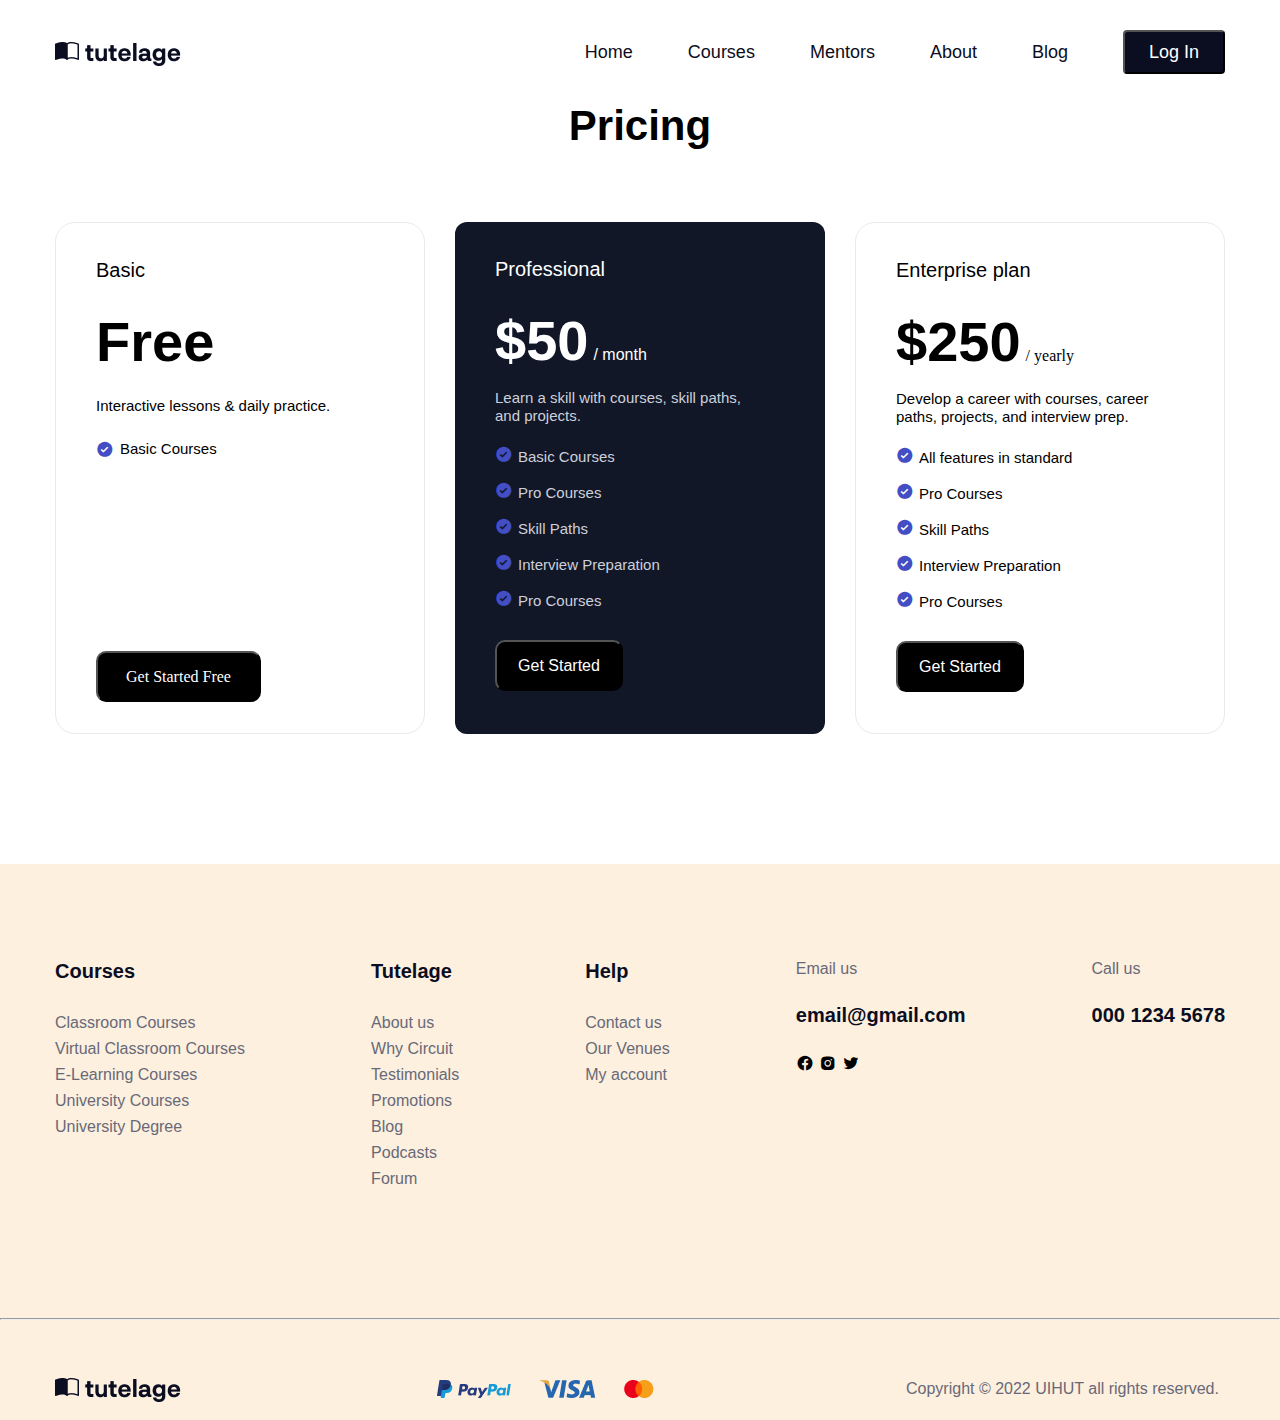
<file: project-module/Pricing.html>
<!DOCTYPE html>
<html lang="en">

<head>
    <meta charset="UTF-8">
    <meta name="viewport" content="width=device-width, initial-scale=1.0">
    <link rel="stylesheet" href="./assets/css/main.css">
    <link rel="stylesheet" href="./assets/css/Pricing.css">
    <link href='https://unpkg.com/boxicons@2.1.4/css/boxicons.min.css' rel='stylesheet'>

    <title>Pricing</title>
</head>

<body>
    <div class="site_1">
        <div class="container">
            <header>
                <div class="header_inner">
                    <div class="logo"><img src="./images/Logo.png" alt=""></div>
                    <nav>
                        <ul class="menu">
                            <li><a href="home.html">Home</a></li>
                            <li><a href="Courses.html">Courses</a></li>
                            <li><a href="Mentor.html">Mentors</a></li>
                            <li><a href="">About</a></li>
                            <li><a href="blog.html">Blog</a></li>
                            <button class="btn_logIn">Log In</button>
                        </ul>
                    </nav>
                </div>
            </header>
            <div class="Pricing">
                <div class="Pricing_text">
                    <h1>Pricing</h1>
                </div>
                <div class="Pricing_card">
                    <div class="Pricing_card_basic">
                        <div class="Pricing_basic_text">
                            <h2>Basic</h2>
                            <h3>Free</h3>
                            <p>Interactive lessons & daily practice.</p>
                        </div>
                        <div class="Pricing_basic_icons">
                            <i class='bx bxs-check-circle'></i>
                            <p>Basic Courses</p>
                        </div>
                        <button class=" btn btn_Get_Started_Free">Get Started Free</button>
                    </div>
                    <div class="Pricing_card_professional">
                        <div class="Pricing_professional_text">
                            <h2>Professional</h2>
                            <span class="price">$50</span>
                            <span class="duration">/ month</span>
                            <p>Learn a skill with courses, skill paths,
                                and projects.</p>
                        </div>
                        <div class="Pricing_professional_icons">
                            <ul>
                                <li class="list_icon">
                                    <span class="check-icon">
                                        <i class='bx bxs-check-circle'></i>
                                    </span>
                                    <span class="courses_professional">
                                        Basic Courses
                                    </span>
                                </li>
                                <li class="list_icon">
                                    <span class="check-icon">
                                        <i class='bx bxs-check-circle'></i>
                                    </span>
                                    <span class="courses_professional">
                                        Pro Courses
                                    </span>
                                </li>
                                <li class="list_icon">
                                    <span class="check-icon">
                                        <i class='bx bxs-check-circle'></i>
                                    </span>
                                    <span class="courses_professional">
                                        Skill Paths
                                    </span>
                                </li>
                                <li class="list_icon">
                                    <span class="check-icon">
                                        <i class='bx bxs-check-circle'></i>
                                    </span>
                                    <span class="courses_professional">
                                        Interview Preparation
                                    </span>
                                </li>
                                <li class="list_icon">
                                    <span class="check-icon">
                                        <i class='bx bxs-check-circle'></i>
                                    </span>
                                    <span class="courses_professional">
                                        Pro Courses
                                    </span>
                                </li>
                            </ul>
                        </div>
                        <button class=" btn btn_Get_Started">Get Started</button>
                    </div>
                    <div class="Pricing_card_Enterprise plan">
                        <div class="Pricing_Enterprise_plan_text">
                            <h2>Enterprise plan</h2>
                            <span class="price_Enterprise_plan">$250</span>
                            <span class="duration_Enterprise_plan">/ yearly</span>
                            <p>Develop a career with courses, career paths,
                                projects, and interview prep.</p>
                        </div>
                        <div class="Pricing_Enterprise_plan_icons">
                            <ul>
                                <li class="list_icon">
                                    <span class="check-icon">
                                        <i class='bx bxs-check-circle'></i>
                                    </span>
                                    <span class="courses_e_p">
                                        All features in standard
                                    </span>
                                </li>
                                <li class="list_icon">
                                    <span class="check-icon">
                                        <i class='bx bxs-check-circle'></i>
                                    </span>
                                    <span class="courses_e_p">
                                        Pro Courses
                                    </span>
                                </li>
                                <li class="list_icon">
                                    <span class="check-icon">
                                        <i class='bx bxs-check-circle'></i>
                                    </span>
                                    <span class="courses_e_p">
                                        Skill Paths
                                    </span>
                                </li>
                                <li class="list_icon">
                                    <span class="check-icon">
                                        <i class='bx bxs-check-circle'></i>
                                    </span>
                                    <span class="courses_e_p">
                                        Interview Preparation
                                    </span>
                                </li>
                                <li class="list_icon">
                                    <span class="check-icon">
                                        <i class='bx bxs-check-circle'></i>
                                    </span>
                                    <span class="courses_e_p">
                                        Pro Courses
                                    </span>
                                </li>
                            </ul>
                        </div>
                        <button class=" btn btn_Get_Started">Get Started</button>
                    </div>
                </div>
            </div>
        </div>
    </div>
    <footer>
		<div class="footer_top">
           <div class="footer_item">
			 <h5>Courses</h5>
			 <ul>
				<li><a href="">Classroom Courses</a></li>
				<li><a href="">Virtual Classroom Courses</a></li>
				<li><a href="">E-Learning Courses</a></li>
				<li><a href="">University Courses</a></li>
				<li><a href="">University Degree</a></li>
			 </ul>
		   </div>
		   <div class="footer_item">
			<h5>Tutelage</h5>
			<ul class="item">
			   <li><a href="">About us</a></li>
			   <li><a href="">Why Circuit</a></li>
			   <li><a href="">Testimonials</a></li>
			   <li><a href="">Promotions</a></li>
			   <li><a href="">Blog</a></li>
			   <li><a href="">Podcasts</a></li>
			   <li><a href="">Forum</a></li>
			</ul class="item">
		  </div>
		  <div class="footer_item">
			<h5>Help</h5>
			<ul class="item">
				<li><a href="">Contact us</a></li>
				<li><a href="">Our Venues</a></li>
				<li><a href="">My account</a></li>
			</ul>
		  </div>
		  <div class="footer_item">
			<p>Email us</p>
			<h5>email@gmail.com</h5>
			<div class="footer_icons">
				<i class='bx bxl-facebook-circle'></i>
				<i class='bx bxl-instagram-alt' ></i>
				<i class='bx bxl-twitter' ></i>
			</div>
		  </div>
		  <div class="footer_item">
			<p>Call us</p>
			<h5>000 1234 5678</h5>
		  </div>
		</div>
		<hr/>
		<div class="footer_bottom">
			<div class="footer_inner">
				<div class="logo"><img src="./images/Logo.png" alt=""></div>
				<nav>
					<ul class="footer_menu">
						<div class="li"><img src="./images/Group 17748.png" alt=""></div>
						<div class="li"><img src="./images/Group.png" alt=""></div>
						<div class="li"><img src="./images/Group 17749.png" alt=""></div>			
					</ul>
				</nav>
				<p>Copyright © 2022 UIHUT all rights reserved.</p>
			</div>
		</div>
	</footer>
</body>

</html>
</file>
<file: project-module/assets/css/blog.css>
* {
  box-sizing: border-box;
}
html {
  font-size: 62.5%;
  font-family: "Neurial Grotesk", sans-serif;
}
body {
  font-size: 1.8rem;
}
.site_1 {
  background-color: rgba(253, 240, 223, 1);
}
.container {
  width: 1170px;
  margin-left: auto;
  margin-right: auto;
  padding: 30px 0;
  margin-bottom: 100px;
}
.btn {
  font-weight: 700;
  color: rgba(255, 255, 255, 1);
  align-items: center;
  transition: all ease-in-out 0.5s;
  cursor: pointer;
}
.btn_logIn {
  width: 102px;
  height: 44px;
  background-color: rgba(11, 13, 33, 1);
  font-size: 18px;
  border-radius: 4px;
}
.menu {
  display: flex;
  gap: 55px;
}

.header_inner {
  display: flex;
  justify-content: space-between;
  align-items: center;
  margin-bottom: 90px;
}
header nav ul {
  display: flex;
  align-items: center;
  gap: 17px;
}
header li a {
  width: 71px;
  height: 28px;
  font-size: 18px;
  font-weight: 400;
  line-height: 28px;
  transition: all ease-in-out 0.5s;
  cursor: pointer;
  color: rgba(11, 13, 33, 1);
  &:hover {
    background-color: rgba(255, 238, 0, 1);
  }
}
.banner {
  display: flex;
  justify-content: space-between;
  align-items: center;
  gap: 99px;
}
.text > h1 {
  font-size: 62px;
  font-weight: 800;
  line-height: 66px;
  color: rgba(11, 13, 33, 1);
  width: 579px;
  height: 198px;
  margin-bottom: 20px;
}
.text > h2 {
  font-size: 18px;
  font-weight: 500;
  line-height: 28px;
  color: rgba(104, 105, 119, 1);
  margin-bottom: 10px;
}
.text > p {
  font-size: 18px;
  font-weight: 400;
  line-height: 28px;
  color: rgba(0, 0, 0, 1);
  width: 585px;
  height: 84px;
  margin-bottom: 30px;
}

.btn_Read_more {
  width: 138px;
  height: 44px;
  border: 1px;
  font-size: 16px;
  font-weight: 500;
  line-height: 24px;
  background-color: rgba(255, 238, 0, 1);
  color: rgba(0, 0, 0, 1);
}
.button {
    position: relative; 
    i{
        position: absolute;
        top: 13px;
        left: 112px;

    }
}
.slides_img{
    display: grid;
    grid-template-columns: repeat(2, 1fr);
}
.slides_img_box{
    width: 243px;
    height: 221.5px;
    border-radius: 10.23px;
}
.blog{
    width: 1170px;
    margin-left: auto;
    margin-right: auto;
}
.blog_card{
    display: grid;
    grid-template-columns: repeat(2,1fr);
    grid-template-rows: repeat(2,1fr);
    column-gap: 50px;
    row-gap: 40px;
    margin-bottom: 50px
}
.blog_card_text > h3{
font-size: 16px;
font-weight: 500;
line-height: 28px;
color: rgba(67, 78, 196, 1);
margin-bottom: 10px;
}
.blog_card_text > H4{
font-size: 24px;
font-weight: 500;
line-height: 36px;
color: rgba(0, 0, 0, 1);
margin-bottom: 20px;
}
.blog_card_text > p{
font-size: 16px;
font-weight: 400;
line-height: 26px;
color: rgba(104, 105, 119, 1);
margin-bottom: 10px;
}
.blog_card_icon > a{
font-size: 16px;
font-weight: 400;
line-height: 26px;
text-align: center;
color: rgba(67, 78, 196, 1);
}
.blog_card_icon > i{
  color: rgba(67, 78, 196, 1) ;

}
.btn_Veiw_All_Course {
  display: block;
  text-align: center;
  margin: 0 auto;
  width: 204px;
  height: 58px;
  border-radius: 8px;
  color: rgba(11, 13, 33, 1);
  background-color: rgba(255, 238, 0, 1);
  font-size: 18px;
  font-weight: 700;
  line-height: 28px;
  margin-bottom: 100px;
}
footer {
  background-color: rgba(253, 240, 223, 1);
  height: 556px;
}
.footer_top {
  display: flex;
  justify-content: space-between;
  align-items: stretch;
  margin-left: auto;
  margin-right: auto;
  width: 1170px;
  padding: 92px 0;
  margin-bottom: 20px;
  h5 {
    font-size: 20px;
    font-weight: 700;
    line-height: 30px;
    color: rgba(11, 13, 33, 1);
    margin-bottom: 24px;
  }
  a {
    font-size: 16px;
    font-weight: 400;
    line-height: 26px;
    color: rgba(104, 105, 119, 1);
    row-gap: 14px;
  }
  p {
    font-size: 16px;
    font-weight: 400;
    line-height: 26px;
    color: rgba(104, 105, 119, 1);
    margin-bottom: 18px;
  }
}
.item {
  margin-bottom: 14px;
}
.footer_bottom {
  margin: auto;
  width: 1170px;
  margin-top: 50px;
  margin-bottom: 28px;
}
.footer_menu {
  display: flex;
  gap: 28px;
  width: 214px;
  height: 18px;
}
.footer_inner {
  display: flex;
  justify-content: space-between;
  align-items: center;
}

.footer_inner > p {
  font-size: 16px;
  font-weight: 400;
  line-height: 26px;
  color: rgba(104, 105, 119, 1);
  width: 319px;
  height: 26px;
}
</file>
<file: project-module/assets/css/Courses.css>
* {
  box-sizing: border-box;
}
html {
  font-size: 62.5%;
  font-family: "Neurial Grotesk", sans-serif;
}
body {
  font-size: 1.8rem;
}
html {
  font-size: 62.5%;
  font-family: "Neurial Grotesk", sans-serif;
}
body {
  font-size: 1.8rem;
}
.site_1 {
  background-color: rgba(253, 240, 223, 1);
}
.container {
  width: 1170px;
  margin-left: auto;
  margin-right: auto;
  padding: 30px 0;
}
.btn {
  font-weight: 700;
  color: rgba(255, 255, 255, 1);
  align-items: center;
  transition: all ease-in-out 0.5s;
  cursor: pointer;
}
.btn_logIn {
  width: 102px;
  height: 44px;
  background-color: rgba(11, 13, 33, 1);
  font-size: 18px;
  border-radius: 4px;
}
.menu {
  display: flex;
  gap: 55px;
}

.header_inner {
  display: flex;
  justify-content: space-between;
  align-items: center;
  margin-bottom: 100px;
}
header nav ul {
  display: flex;
  align-items: center;
  gap: 17px;
}
header li a {
  width: 71px;
  height: 28px;
  font-size: 18px;
  font-weight: 400;
  line-height: 28px;
  transition: all ease-in-out 0.5s;
  cursor: pointer;
  color: rgba(11, 13, 33, 1);
  &:hover {
    background-color: rgba(255, 238, 0, 1);
    padding: 8px 25px;
  }
}
.banner {
  margin-bottom: 200px;
}
.Content {
  text-align: center;
  padding: 26px 0;
}
.Content > h1 {
  font-size: 42px;
  font-weight: 800;
  line-height: 52px;
  text-align: center;
  width: 570px;
  height: 104px;
  color: rgba(11, 13, 33, 1);
  margin: auto;
  margin-bottom: 20px;
}
.Content > p {
  font-size: 18px;
  font-weight: 400;
  line-height: 28px;
  text-align: center;
  width: 570px;
  height: 56px;
  color: rgba(104, 105, 119, 1);
  margin: auto;
}
.slides_courses {
  display: grid;
  grid-template-columns: repeat(3, 1fr);
  grid-template-rows: repeat(5, 1fr);
  column-gap: 30px;
  row-gap: 30px;
}
.Courses_card_content {
  width: 370px;
  height: 556px;
  border-radius: 12px;
  background-color: rgba(255, 255, 255, 1);
}
.Courses_card_content > img {
  border-radius: 12px;
  padding: 20px 20px;
}
.Courses_card_text {
  padding: 0 20px;
}
.Courses_card_text > h4 {
  font-size: 14px;
  font-weight: 400;
  line-height: 24px;
  margin-bottom: 12px;
  color: rgba(67, 78, 196, 1);
}
.Courses_card_text > p {
  font-size: 18px;
  font-weight: 700;
  line-height: 28px;
  color: rgba(11, 13, 33, 1);
  margin-bottom: 12px;
}
.Courses_card_img {
  display: flex;
  padding: 0 20px;
  gap: 5px;
  margin-bottom: 12px;
}
.Courses_card_img > p {
  font-size: 16px;
  font-weight: 400;
  line-height: 26px;
  width: 137px;
  height: 26px;
  color: rgba(131, 132, 140, 1);
}
.Courses_card_img > img {
  border-radius: 50%;
  width: 20px;
  height: 20px;
}
.Courses_card_icons {
  display: flex;
  padding: 0 20px;
  border: 1px;
  color: rgba(104, 105, 119, 1);
  gap: 18px;
}
.Courses_icon_time {
  display: flex;
  border: 1px;
  gap: 5px;
  p {
    font-size: 16px;
    font-weight: 400;
    line-height: 26px;
    color: rgba(104, 105, 119, 1);
  }
}
.Courses_icon_camera {
  display: flex;
  gap: 5px;
  p {
    font-size: 16px;
    font-weight: 400;
    line-height: 26px;
    color: rgba(104, 105, 119, 1);
  }
}
.Courses_icon_download {
  display: flex;
  gap: 5px;
  p {
    font-size: 16px;
    font-weight: 400;
    line-height: 26px;
    color: rgba(104, 105, 119, 1);
  }
}
.Courses_card_button {
  display: flex;
  justify-content: space-between;
  align-items: center;
  padding: 20px 20px;
}
.Courses_card_button > p {
  font-size: 18px;
  font-weight: 700;
  line-height: 28px;
  color: rgba(11, 13, 33, 1);
}
.btn_Enroll {
  width: 120px;
  height: 58px;
  border-radius: 6px;
  border: 1px solid rgba(11, 13, 33, 1);
  color: rgba(11, 13, 33, 1);
  font-size: 18px;
  font-weight: 700;
  line-height: 28px;
  background-color: rgba(255, 255, 255, 1);
  cursor: pointer;
  transition: all ease-in-out 0.5s;
}
.btn_Enroll:hover {
  background-color: rgba(255, 238, 0, 1);
}
.tropic {
  padding: 100px 0;
  margin-bottom: 100px;
}
.tropic_item {
  width: 1170px;
  margin-left: auto;
  margin-right: auto;
}
.tropic_text > h2 {
  font-size: 42px;
  font-weight: 800;
  line-height: 52px;
  text-align: center;
  width: 570px;
  height: 52px;
  color: rgba(11, 13, 33, 1);
  margin: auto;
  margin-bottom: 100px;
}
.tropic_card {
  display: grid;
  grid-template-columns: repeat(3, 1fr);
  grid-template-rows: repeat(2, 1fr);
  column-gap: 30px;
  row-gap: 30px;
}
.tropic_card_content {
  width: 370px;
  height: 430px;
  border-radius: 12px;
  border: 1px solid rgba(233, 234, 240, 1);
  background-color: rgba(255, 255, 255, 1);
}
.tropic_card_content > img {
  border-radius: 12px;
  padding: 20px 20px;
}
.tropic_card_content > h3 {
  padding: 0 20px;
  font-size: 14px;
  font-weight: 400;
  line-height: 24px;
  color: rgba(67, 78, 196, 1);
  margin-bottom: 12px;
}
.tropic_card_content > p {
  font-size: 18px;
  font-weight: 700;
  line-height: 28px;
  padding: 0 20px;
  color: rgba(11, 13, 33, 1);
}
.instructor {
  width: 1170px;
  margin-left: auto;
  margin-right: auto;
  position: relative;
  margin-bottom: 100px;
}
.instructor_text > h4 {
  width: 570px;
  height: 52px;
  font-size: 42px;
  font-weight: 800;
  line-height: 52px;
  text-align: center;
  color: rgba(11, 13, 33, 1);
  margin: auto;
  margin-bottom: 100px;
}
.instructor_card {
  display: flex;
  justify-content: space-between;
  align-items: center;
  gap: 21px;
}
.instructor_card_content > img {
  margin-bottom: 10px;
}
.instructor_card_content > h4 {
  font-size: 18px;
  font-weight: 700;
  line-height: 28px;
  color: rgba(11, 13, 33, 1);
}
.instructor_card_content > p {
  font-size: 14px;
  font-weight: 400;
  line-height: 24px;
  color: rgba(104, 105, 119, 1);
}

.carousel-button {
  position: absolute;
  transform: translateY(-50%);
  background-color: rgba(255, 255, 255, 1);
  border: none;
  border-radius: 50%;
  box-shadow: 0 2px 4px rgba(0, 0, 0, 0.2);
  width: 60px;
  height: 60px;
  cursor: pointer;
  font-size: 1.5em;
  color: #333;
}

.carousel-button.prev {
  left: -2%;
  top: 59%;
}

.carousel-button.next {
  right: -2%;
  top: 53%;
}

.carousel-button:hover {
  background-color: rgba(242, 153, 74, 1);
}
footer {
  background-color: rgba(253, 240, 223, 1);
  height: 556px;
}
.footer_top {
  display: flex;
  justify-content: space-between;
  align-items: stretch;
  margin-left: auto;
  margin-right: auto;
  width: 1170px;
  padding: 92px 0;
  margin-bottom: 20px;
  h5 {
    font-size: 20px;
    font-weight: 700;
    line-height: 30px;
    color: rgba(11, 13, 33, 1);
    margin-bottom: 24px;
  }
  a {
    font-size: 16px;
    font-weight: 400;
    line-height: 26px;
    color: rgba(104, 105, 119, 1);
    row-gap: 14px;
  }
  p {
    font-size: 16px;
    font-weight: 400;
    line-height: 26px;
    color: rgba(104, 105, 119, 1);
    margin-bottom: 18px;
  }
}
.item {
  margin-bottom: 14px;
}
.footer_bottom {
  margin: auto;
  width: 1170px;
  margin-top: 50px;
  margin-bottom: 28px;
}
.footer_menu {
  display: flex;
  gap: 28px;
  width: 214px;
  height: 18px;
}
.footer_inner {
  display: flex;
  justify-content: space-between;
  align-items: center;
}

.footer_inner > p {
  font-size: 16px;
  font-weight: 400;
  line-height: 26px;
  color: rgba(104, 105, 119, 1);
  width: 319px;
  height: 26px;
}
</file>
<file: project-module/assets/css/responsive_courses.css>
@media (min-width: 768px) and (max-width: 1024px) {
    .container {
      width: 90%;
      padding: 20px 0;
    }
  
    /* Header */
    .header_inner {
      flex-direction: column;
      margin-bottom: 50px;
    }
  
    header nav ul {
      flex-direction: column;
      gap: 10px;
    }
  
    header li a {
      font-size: 16px;
      width: auto;
      height: auto;
      line-height: 24px;
    }
  .slides_courses{
    display: flex;
    align-items: center;
    justify-content: space-around;
    flex-wrap: wrap;
    max-width: 800px;
  }
  .tropic_item{
    margin-left: auto;
        margin-right: auto;
        position: relative;
        max-width: 800px;
        margin-bottom: 100px;
  }
  .tropic_card{
    display: flex;
    align-items: center;
    justify-content: space-between;
    max-width: 800px;
    flex-wrap: wrap;
    margin-bottom: -184px
  }
  .instructor{
    margin-left: auto;
    margin-right: auto;
    position: relative;
    max-width: 800px;
    margin-bottom: 100px;
  }
  .instructor_card{
    flex-wrap: wrap;
    max-width: 800px;
    display: flex;
    justify-content: space-between;
    align-items: center;
  }
  .footer_top{
    display: flex;
    justify-content: space-between;
    align-items: stretch;
    margin-left: auto;
    margin-right: auto;
    max-width: 800px;
    padding: 92px 0;
    margin-bottom: -20px;
  }
}
</file>
<file: project-module/assets/css/home.css>
* {
  box-sizing: border-box;
}
html {
  font-size: 62.5%;
  font-family: "Neurial Grotesk", sans-serif;
}
body {
  font-size: 1.8rem;
}
.site_1 {
  background-color: rgba(253, 240, 223, 1);
}
.container {
  width: 1170px;
  margin-left: auto;
  margin-right: auto;
  padding: 30px 0;
}
.btn {
  font-weight: 700;
  color: rgba(255, 255, 255, 1);
  align-items: center;
  transition: all ease-in-out 0.5s;
  cursor: pointer;
}
.btn_logIn {
  width: 102px;
  height: 44px;
  background-color: rgba(11, 13, 33, 1);
  font-size: 18px;
  border-radius: 4px;
}
.menu {
  display: flex;
  gap: 55px;
}

.header_inner {
  display: flex;
  justify-content: space-between;
  align-items: center;
  margin-bottom: 100px;
}
header nav ul {
  display: flex;
  align-items: center;
  gap: 17px;
}
header li a {
  width: 71px;
  height: 28px;
  font-size: 18px;
  font-weight: 400;
  line-height: 28px;
  transition: all ease-in-out 0.5s;
  cursor: pointer;
  color: rgba(11, 13, 33, 1);
  &:hover {
    background-color: rgba(255, 238, 0, 1);
   padding: 8px 25px;
   border-radius: 4px;
  }
}
.banner {
  display: flex;
  justify-content: space-between;
  align-items: center;
  gap: 130px;
}
.text > h1 {
  font-size: 57px;
  font-weight: 800;
  line-height: 66px;
  width: 470px;
  height: 198px;
  color: rgba(11, 13, 33, 1);
  margin-bottom: 14px;
}
.text > p {
  width: 470px;
  height: 84px;
  font-size: 18px;
  font-weight: 400;
  line-height: 28px;
  color: rgba(11, 13, 33, 1);
  margin-bottom: 40px;
}

.btn_Start_Learning {
  width: 194px;
  height: 58px;
  border-radius: 8px;
  background-color: rgba(11, 13, 33, 1);
  align-items: center;
  font-size: 18px;
  color: rgba(255, 255, 255, 1);
}
.btn_Explore_Courses {
  width: 213px;
  height: 58px;
  border-radius: 8px;
  background-color: rgba(11, 13, 33, 1);
  align-items: center;
  font-size: 18px;
  margin-left: 10px;
  margin-bottom: 98px;
  color: rgba(255, 255, 255, 1);
}
.stars {
  width: 172px;
  height: 28px;
  margin-bottom: 16px;
  span {
    width: 28px;
    height: 28px;
    color: rgba(253, 191, 28, 1);
  }
}
.reviews-count {
  font-size: 17px;
  font-weight: 400;
  line-height: 28px;
  width: 198px;
  height: 28px;
  color: rgba(11, 13, 33, 1);
  margin-bottom: 40px;
}
.rating-box > a {
  font-size: 18px;
  font-weight: 700;
  line-height: 28px;
  color: rgba(11, 13, 33, 1);
}
.slides {
  text-align: center;
  position: relative;
  margin-bottom: 100px;
}

.slides_img {
  display: grid;
  grid-template-columns: repeat(2, 1fr);
  gap: 20px;
}

.slides_img_box {
  border-radius: 15px;
}
.slides_img_box_cricle {
  position: absolute;
  left: 52%;
  bottom: 14%;
}

.slides_icon {
  margin-top: 20px;
  text-align: center;
  color: #333;
  position: absolute;
  left: 67%;
  top: 87%;
}
.slides_icon .mouse-icon {
  width: 24px;
  height: 40px;
  border: 2px solid #333;
  border-radius: 15px;
  position: relative;
  margin: 0 auto;
}
.slides_icon .mouse-icon::after {
  content: "";
  width: 4px;
  height: 8px;
  background: #333;
  border-radius: 2px;
  position: absolute;
  top: 8px;
  left: 50%;
  transform: translateX(-50%);
  animation: scroll 1s infinite;
}

@keyframes scroll {
  0% {
    top: 8px;
    opacity: 1;
  }
  100% {
    top: 16px;
    opacity: 0;
  }
}

.slides_icon p {
  margin-top: 10px;
}
.Countdown {
  height: 222px;
  background-color: rgba(67, 78, 196, 1);
  margin-bottom: 160px;
}
.Countdown_item {
  width: 1003px;
  height: 82px;
  border-radius: 1px;
  display: flex;
  margin: auto;
  padding: 100px 0;
  align-items: center;
  justify-content: space-between;
}

.Countdown_content > h2 {
  font-size: 42px;
  font-weight: 800;
  line-height: 46px;
  color: rgba(255, 255, 255, 1);
  align-items: center;
}
.Countdown_content > p {
  font-size: 18px;
  font-weight: 400;
  line-height: 28px;
  text-align: center;
  color: rgba(208, 212, 255, 1);
}
.divider {
  width: 2px;
  height: 58px;
  border-radius: 1px;
  background-color: rgba(146, 154, 239, 1);
}
.Features {
  width: 1170px;
  margin-left: auto;
  margin-right: auto;
  margin-bottom: 160px;
}
.Features_text {
  width: 570px;
  height: 180px;
  text-align: center;
  margin-left: auto;
  margin-right: auto;
  margin-bottom: 70px;
}
.Features_text > h2 {
  width: 570px;
  height: 104px;
  font-size: 42px;
  font-weight: 800;
  line-height: 52px;
  text-align: center;
  color: rgba(11, 13, 33, 1);
  margin-bottom: 20px;
}
.Features_text > p {
  width: 570px;
  height: 56px;
  font-size: 18px;
  font-weight: 400;
  line-height: 28px;
  text-align: center;
  color: rgba(104, 105, 119, 1);
}
.Features_class {
  margin-bottom: 100px;
}
.Features_class > ul {
  display: flex;
  justify-content: space-around;
  align-items: center;
  margin-bottom: 20px;
  list-style-type: none;
}
.Features_class > ul > li {
  flex: 1;
  text-align: center;
  padding-bottom: 18px;
  border-bottom: 2px solid #ccc;
  font-size: 18px;
  font-weight: 700;
  line-height: 28px;
  text-align: center;
  color: rgba(104, 105, 119, 1);
}

.Features_class > ul > li:hover {
  border-bottom: 3px solid rgba(67, 78, 196, 1);
  color: rgba(11, 13, 33, 1);
  cursor: pointer;
}
.Feature_card {
  display: flex;
  justify-content: space-between;
  align-items: center;
  gap: 130px;
}
.Features_content > h3 {
  font-size: 40px;
  font-weight: 800;
  line-height: 52px;
  color: rgba(11, 13, 33, 1);
  margin-bottom: 20px;
}
.Features_content > P {
  font-size: 18px;
  font-weight: 400;
  line-height: 28px;
  color: rgba(104, 105, 119, 1);
  width: 470px;
  height: 84px;
  margin-bottom: 40px;
}
.btn_StartLearning {
  width: 194px;
  height: 58px;
  border-radius: 8px;
  background-color: rgba(255, 238, 0, 1);
  font-size: 18px;
  font-weight: 700;
  line-height: 28px;
  text-align: center;
  color: rgba(11, 13, 33, 1);
  border: 1px solid rgba(255, 238, 0, 1);
}
.Features_slides > img {
  width: 570px;
  height: 520px;
  border-radius: 6px;
}
/* img còn thiếu */
.Category {
  width: 1170px;
  margin-left: auto;
  margin-right: auto;
  margin-bottom: 160px;
}
.Category_text {
  display: flex;
  align-items: center;
  justify-content: space-between;
  gap: 30px;
  margin-bottom: 70px;
}
.Category_text > h3 {
  width: 570px;
  height: 104px;
  font-size: 42px;
  font-weight: 800;
  line-height: 52px;
  color: rgba(11, 13, 33, 1);
}
.Category_text > p {
  font-size: 18px;
  font-weight: 400;
  line-height: 28px;
  width: 570px;
  height: 84px;
}
.Category_card {
  display: flex;
  align-items: center;
  justify-content: space-between;
}

.Category_slides {
  position: relative;
}
.Category_slides > img {
  width: 470px;
  height: 478px;
}
.Catagory_icons {
  display: flex;
  justify-content: center;
  align-items: center;
  position: absolute;
  top: 39%;
  left: 42%;
  width: 70px;
  height: 70px;
  background-color: rgba(255, 255, 255, 1);
  border-radius: 50%;
}
.Catagory_icons .play_icon {
  position: absolute;
  font-size: 50px;
  color: rgba(67, 78, 196, 1);
}
.Category_content {
  display: grid;
  grid-template-columns: repeat(2, 1fr);
  grid-template-rows: repeat(2, 1fr);
  row-gap: 30px;
  column-gap: 30px;
}
.Category_content_card {
  width: 270px;
  height: 224px;
  gap: 0px;
  border-radius: 12px;
  box-shadow: 0px 16px 42px 0px rgba(0, 0, 0, 0.07);
  background-color: rgba(255, 255, 255, 1);
}
.Category_content_card > img {
  padding: 40px 20px;
  margin-bottom: -30px;
}
.Category_content_text {
  padding: 0 20px;
}
.Category_content_text > h4 {
  font-size: 22px;
  font-weight: 700;
  line-height: 32px;
  text-align: left;
  color: rgba(11, 13, 33, 1);
  margin-bottom: 12px;
}
.Category_content_text > p {
  font-size: 16px;
  font-weight: 400;
  line-height: 26px;
  color: rgba(104, 105, 119, 1);
}
.Courses {
  background-color: rgba(253, 240, 223, 1);
  margin-bottom: 160px;
  height: 1705px;
}
.Courses_item {
  width: 1170px;
  margin-left: auto;
  margin-right: auto;
}
.Courses_text {
  text-align: center;
  padding: 100px 0;
}
.Courses_text > h4 {
  font-size: 42px;
  font-weight: 800;
  line-height: 52px;
  text-align: center;
  color: rgba(11, 13, 33, 1);
  width: 570px;
  height: 104px;
  margin-bottom: 20px;
  margin: auto;
}
.Courses_text > p {
  font-size: 18px;
  font-weight: 400;
  line-height: 28px;
  text-align: center;
  width: 570px;
  height: 56px;
  margin: auto;
  color: rgba(104, 105, 119, 1);
}
.Courses_card {
  display: grid;
  grid-template-columns: repeat(3, 1fr);
  grid-template-rows: repeat(2, 1fr);
  margin-left: auto;
  margin-right: auto;
  width: 1170px;
  row-gap: 30px;
  column-gap: 30px;
  margin-bottom: 55px;
}
.Courses_card_content {
  width: 370px;
  height: 556px;
  border-radius: 12px;
  background-color: rgba(255, 255, 255, 1);
}
.Courses_card_content > img {
  border-radius: 12px;
  padding: 20px 20px;
}
.Courses_card_text {
  padding: 0 20px;
}
.Courses_card_text > h4 {
  font-size: 14px;
  font-weight: 400;
  line-height: 24px;
  margin-bottom: 12px;
  color: rgba(67, 78, 196, 1);
}
.Courses_card_text > p {
  font-size: 18px;
  font-weight: 700;
  line-height: 28px;
  color: rgba(11, 13, 33, 1);
  margin-bottom: 12px;
}
.Courses_card_img {
  display: flex;
  padding: 0 20px;
  gap: 5px;
  margin-bottom: 12px;
}
.Courses_card_img > p {
  font-size: 16px;
  font-weight: 400;
  line-height: 26px;
  width: 137px;
  height: 26px;
  color: rgba(131, 132, 140, 1);
}
.Courses_card_img > img {
  width: 20px;
  height: 20px;
  border-radius: 50%;
}
.Courses_card_icons {
  display: flex;
  padding: 0 20px;
  border: 1px;
  color: rgba(104, 105, 119, 1);
  gap: 18px;
}
.Courses_icon_time {
  display: flex;
  border: 1px;
  gap: 5px;
  p {
    font-size: 16px;
    font-weight: 400;
    line-height: 26px;
    color: rgba(104, 105, 119, 1);
  }
}
.Courses_icon_camera {
  display: flex;
  gap: 5px;
  p {
    font-size: 16px;
    font-weight: 400;
    line-height: 26px;
    color: rgba(104, 105, 119, 1);
  }
}
.Courses_icon_download {
  display: flex;
  gap: 5px;
  p {
    font-size: 16px;
    font-weight: 400;
    line-height: 26px;
    color: rgba(104, 105, 119, 1);
  }
}
.Courses_card_button {
  display: flex;
  justify-content: space-between;
  align-items: center;
  padding: 20px 20px;
}
.Courses_card_button > p {
  font-size: 18px;
  font-weight: 700;
  line-height: 28px;
  color: rgba(11, 13, 33, 1);
}
.btn_Enroll {
  width: 120px;
  height: 58px;
  border-radius: 6px;
  color: rgba(11, 13, 33, 1);
  font-size: 18px;
  font-weight: 700;
  line-height: 28px;
  background-color: rgba(255, 255, 255, 1);
  cursor: pointer;
  transition: all ease-in-out 0.5s;
}
.btn_Enroll:hover {
  background-color: rgba(255, 238, 0, 1);
}
.btn_Veiw_All_Course {
  display: block;
  text-align: center;
  margin: 0 auto;
  width: 204px;
  height: 58px;
  border-radius: 8px;
  color: rgba(11, 13, 33, 1);
  background-color: rgba(255, 238, 0, 1);
  font-size: 18px;
  font-weight: 700;
  line-height: 28px;
  border: 1px solid rgba(255, 238, 0, 1);
}
.Testimonial {
  width: 1170px;
  margin-left: auto;
  margin-right: auto;
  margin-bottom: 160px;
}
.Testimonial_text {
  display: flex;
  justify-content: space-between;
  align-items: center;
  gap: 30px;
  margin-bottom: 70px;
}
.Testimonial_text > h4 {
  font-size: 42px;
  font-weight: 800;
  line-height: 52px;
  color: rgba(11, 13, 33, 1);
  width: 570px;
  height: 104px;
}
.Testimonial_text > p {
  width: 570px;
  height: 84px;
  font-size: 18px;
  font-weight: 400;
  line-height: 28px;
  color: rgba(104, 105, 119, 1);
}
.Testimonial_card {
  display: flex;
  justify-content: space-between;
  align-items: center;
  gap: 30px;
  margin-bottom: 55px;
}
.Testimonial_content {
  width: 370px;
  height: 416px;
  border-radius: 12px;
  border: 1px solid rgba(233, 234, 240, 1);
}
.Testimonial_content > h4 {
  font-size: 18px;
  font-weight: 700;
  line-height: 28px;
  padding: 30px 20px;
  color: rgba(11, 13, 33, 1);
  margin-bottom: 20px;
  height: 28px;
}
.Testimonial_incon {
  display: flex;
  gap: 20px;
  padding: 0 20px;
  margin-bottom: 20px;
}
.Testimonial_incon > img {
  width: 12px;
  height: 10px;
  background-color: rgba(253, 240, 223, 1);
}
.Testimonial_incon > p {
  font-size: 16px;
  font-weight: 400;
  line-height: 26px;
  color: rgba(104, 105, 119, 1);
  width: 282px;
  height: 182px;
}
.crossbar {
  width: 282px;
  height: 2px;
  border-radius: 1px;
  background-color: rgba(233, 234, 240, 1);
  margin-left: 53px;
  margin-bottom: 20px;
}
.Testimonial_img {
  display: flex;
  gap: 14px;
  margin-left: 53px;
}
.Testimonial_img > img {
  border-radius: 50%;
  width: 64px;
  height: 64px;
}
.Testimonial_reviews > h4 {
  font-size: 18px;
  font-weight: 700;
  line-height: 28px;
  color: rgba(11, 13, 33, 1);
  margin-bottom: 6px;
}
.Testimonial_reviews > span {
  color: rgba(255, 196, 0, 1);
  width: 20px;
  height: 20px;
  border-radius: 0.2px;
  gap: 7px;
}
.horizontal {
  display: flex;
  text-align: center;
  margin: 0 auto;
  width: 96px;
  height: 4px;
  border-radius: 2px;
  gap: 12px;
}
.line {
  width: 24px;
  height: 4px;
  border-radius: 2px;
  background-color: rgba(213, 214, 222, 1);
}
.line:hover {
  background-color: rgba(11, 13, 33, 1);
}
.CTA {
  background-color: rgba(255, 238, 0, 1);
  height: 478px;
}
.CTA_item {
  width: 1170px;
  margin-left: auto;
  margin-right: auto;
  padding: 100px 0;
}
.CTA_text {
  text-align: center;
  margin-left: auto;
  margin-right: auto;
}
.CTA_text > h4 {
  font-size: 42px;
  font-weight: 800;
  line-height: 52px;
  width: 570px;
  height: 104px;
  margin-left: auto;
  margin-right: auto;
  color: rgba(11, 13, 33, 1);
  margin-bottom: 20px;
}
.CTA_text > p {
  font-size: 18px;
  font-weight: 400;
  line-height: 28px;
  color: rgba(11, 13, 33, 1);
  width: 570px;
  height: 56px;
  margin-left: auto;
  margin-right: auto;
  margin-bottom: 40px;
}
.CTA_button {
  display: flex;
  text-align: center;
  margin: 0 auto;
  width: 570px;
  height: 58px;
  border-radius: 8px;
  gap: 18px;
}
.CTA_button > p {
  width: 393px;
  height: 58px;
  font-size: 18px;
  font-weight: 400;
  line-height: 28px;
  color: rgba(11, 13, 33, 1);
  border-radius: 8px;
  border: 1px solid rgba(11, 13, 33, 1);
  padding: 15px 15px;
}
.btn_Subscribe {
  width: 159px;
  height: 58px;
  border-radius: 8px;
  font-size: 18px;
  font-weight: 700;
  line-height: 28px;
  text-align: center;
  color: rgba(255, 255, 255, 1);
  background-color: rgba(11, 13, 33, 1);
}
footer {
  background-color: rgba(253, 240, 223, 1);
  height: 556px;
}
.footer_top {
  display: flex;
  justify-content: space-between;
  align-items: stretch;
  margin-left: auto;
  margin-right: auto;
  width: 1170px;
  padding: 92px 0;
  margin-bottom: 20px;
  h5 {
    font-size: 20px;
    font-weight: 700;
    line-height: 30px;
    color: rgba(11, 13, 33, 1);
    margin-bottom: 24px;
  }
  a {
    font-size: 16px;
    font-weight: 400;
    line-height: 26px;
    color: rgba(104, 105, 119, 1);
    row-gap: 14px;
  }
  p {
    font-size: 16px;
    font-weight: 400;
    line-height: 26px;
    color: rgba(104, 105, 119, 1);
    margin-bottom: 18px;
  }
}
.item {
  margin-bottom: 14px;
}
.footer_bottom {
  margin: auto;
  width: 1170px;
  margin-top: 50px;
  margin-bottom: 28px;
}
.footer_menu {
  display: flex;
  gap: 28px;
  width: 214px;
  height: 18px;
}
.footer_inner {
  display: flex;
  justify-content: space-between;
  align-items: center;
}

.footer_inner > p {
  font-size: 16px;
  font-weight: 400;
  line-height: 26px;
  color: rgba(104, 105, 119, 1);
  width: 319px;
  height: 26px;
}
</file>
<file: project-module/assets/css/responsive_home.css>
@media (min-width: 768px) and (max-width: 1024px) {
  .container {
    width: 90%;
    padding: 20px 0;
  }

  /* Header */
  .header_inner {
    flex-direction: column;
    margin-bottom: 50px;
  }

  header nav ul {
    flex-direction: column;
    gap: 10px;
  }

  header li a {
    font-size: 16px;
    width: auto;
    height: auto;
    line-height: 24px;
  }

  .banner {
    flex-direction: column;
    gap: 20px;
  }

  .text > h1 {
    font-size: 42px;
    line-height: 50px;
    width: 100%;
    margin-bottom: -50px;
  }

  .text > p {
    font-size: 16px;
    width: 100%;
    line-height: 24px;
  }

  .btn_Start_Learning,
  .btn_Explore_Courses {
    margin: 10px 0;
  }
  .slides {
    text-align: center;
    position: relative;
    margin-bottom: 100px;
  }
  /* Slides */
  .slides_img {
    display: grid;
    grid-template-columns: repeat(2, 1fr);
    gap: 20px;
  }

  .slides_icon {
    position: absolute;
    left: 63%;
    bottom: 14%;
  }

  /* Countdown */
  .Countdown {
    flex-direction: column;
    height: 222px;
    background-color: rgba(67, 78, 196, 1);
    margin-bottom: 300px;
  }
  .Countdown_item {
   display: flex;
    text-align: center;
    gap: 20px;
    width: 1003px;
    height: 82px;
    justify-content: space-around;
  }

  .divider {
    display: none;
    width: 2px;
    height: 58px;
    border-radius: 1px;
    background-color: rgba(146, 154, 239, 1);
  }


  .Features {
    width: 768px;
    margin-left: auto;
    margin-right: auto;
    margin-bottom: 160px;
  }
  .Features_text > h2 {
    font-size: 36px;
    line-height: 44px;
    text-align: center;
    margin: auto;
  }

  .Feature_card {
    flex-direction: column;
    gap: 40px;
  }
  .Features_slides > img{
    margin-bottom: -50px;
  }
  .Features_content > h3 {
    width: 768px;
    font-size: 28px;
    line-height: 36px;
    margin-bottom: 28px;
    
  }
  .Category{
    width: 768px;
    margin-left: auto;
    margin-right: auto;
    margin-bottom: 160px;
  }
  .Category_text {
    flex-direction: column;
    gap: 20px;

  }
  .Category_text > h3{
    width: 768px;
    font-size: 36px;
    margin: auto;
  }
  .Category_text > p{
    width: 768px;
    font-size: 16px;
    margin: auto;
  }
  .Category_card{
    flex-direction: column;
  }
  .Category_slides > img{
    margin-bottom: 28px;
  }
  .Category_content{
   display: grid;
   grid-template-columns: repeat(2,1fr);
   grid-template-rows: repeat(2,1fr);
  }
  .Category_content_card {
    /* width: 768px; */
  }
  .Courses{
    height: 2323px;

  }
  .Courses_item {
    width: 768px;
    margin-left: auto;
    margin-right: auto;
  }
  .Courses_card{
    display: flex;
    flex-wrap: wrap;
   justify-content: space-around;
   align-items: center;
   max-width: 800px;

  }
  .Testimonial {
    margin-left: auto;
    margin-right: auto;
    padding: 20px;
    max-width: 800px;
  }
  
  .Testimonial_text h4 {
    font-size: 24px;
    text-align: center;
    
  }
  
  .Testimonial_text p {
    font-size: 16px;
    text-align: center;
    margin: 10px 0;
  }
  
  .Testimonial_card {
    display: flex;
    flex-wrap: wrap;
    gap: 20px;
    justify-content: space-between;
    align-items: center;
  }
  
  .Testimonial_content {
    flex: 1 1 calc(33.33% - 20px); /* Three cards per row */
    background: #fff;
    border-radius: 8px;
    padding: 20px;
    box-shadow: 0 4px 6px rgba(0, 0, 0, 0.1);
  }
  
  .Testimonial_content h4 {
    font-size: 20px;
    margin-bottom: 10px;
  }
  
  .Testimonial_incon {
    display: flex;
    align-items: center;
    gap: 10px;
  }
  .Testimonial_incon > p{
    font-size: 16px;
    font-weight: 400;
    line-height: 26px;
    color: rgba(104, 105, 119, 1);
    width: 282px;
    height: 182px;
    margin-bottom: 20px;
  }
  .crossbar{
    width: 282px;
    height: 2px;
    border-radius: 1px;
    background-color: rgba(233, 234, 240, 1);
    margin-left: 53px;
    margin-bottom: 20px;
  }  
  .Testimonial_incon > img {
    width: 12px;
    height: 10px;
    background-color: rgba(253, 240, 223, 1);
  }
  .Testimonial_img {
    display: flex;
    align-items: center;
    gap: 10px;
  }
  
  .CTA_item{
    margin-left: auto;
    margin-right: auto;
    padding: 100px 0px;
    max-width: 800px;
  }
  .CTA_text > h4{
    margin: auto;
    font-size: 42px;
    font-weight: 800;
    line-height: 52px;
    width: 570px;
    height: 104px;
    color: rgba(11, 13, 33, 1);
    margin-bottom: 20px;
  }
  .CTA_text > p{
    margin: auto;
    font-size: 18px;
    font-weight: 400;
    line-height: 28px;
    color: rgba(11, 13, 33, 1);
    margin-bottom: 40px;
  }
  .footer_top{
    display: flex;
    justify-content: space-between;
    align-items: stretch;
    margin-left: auto;
    margin-right: auto;
    max-width: 800px;
    padding: 92px 0;
    margin-bottom: 20px;
  }
  
 
}
</file>
<file: project-module/assets/css/lifetime.css>
* {
  box-sizing: border-box;
}
html {
  font-size: 62.5%;
  font-family: "Neurial Grotesk", sans-serif;
}
body {
  font-size: 1.8rem;
}
.Features {
  width: 1170px;
  margin-left: auto;
  margin-right: auto;
  margin-top: 160px;
}
.Features_text {
  width: 570px;
  height: 180px;
  text-align: center;
  margin-left: auto;
  margin-right: auto;
  margin-bottom: 70px;
}
.Features_text > h2 {
  width: 570px;
  height: 104px;
  font-size: 49px;
  font-weight: 800;
  line-height: 52px;
  text-align: center;
  color: rgba(11, 13, 33, 1);
  margin-bottom: 20px;
}
.Features_text > p {
  width: 570px;
  height: 56px;
  font-size: 18px;
  font-weight: 400;
  line-height: 28px;
  text-align: center;
  color: rgba(104, 105, 119, 1);
}
.Features_class {
  margin-bottom: 100px;
}
.Features_class > ul {
  display: flex;
  justify-content: space-around;
  align-items: center;
  margin-bottom: 20px;
  list-style-type: none;
}
.Features_class > ul > li {
  flex: 1;
  text-align: center;
  padding-bottom: 18px;
  border-bottom: 2px solid #ccc;
  font-size: 18px;
  font-weight: 700;
  line-height: 28px;
  text-align: center;
  color: rgba(104, 105, 119, 1);
}

.Features_class > ul > li:hover {
  border-bottom: 3px solid rgba(67, 78, 196, 1);
  color: rgba(11, 13, 33, 1);
  cursor: pointer;
}
.Feature_card {
  display: flex;
  justify-content: space-between;
  align-items: center;
  gap: 130px;
  margin-bottom: 160px;
}
.Features_content > h3 {
  font-size: 42px;
  font-weight: 800;
  line-height: 52px;
  color: rgba(11, 13, 33, 1);
  margin-bottom: 20px;
}
.Features_content > P {
  font-size: 18px;
  font-weight: 400;
  line-height: 28px;
  color: rgba(104, 105, 119, 1);
  margin-bottom: 40px;
}
.btn_StartLearning {
  width: 194px;
  height: 58px;
  border-radius: 8px;
  background-color: rgba(255, 238, 0, 1);
  font-size: 18px;
  font-weight: 700;
  line-height: 28px;
  text-align: center;
  color: rgba(11, 13, 33, 1);
  border: 1px solid rgba(255, 238, 0, 1);
}
.Features_slides > img {
  width: 570px;
  height: 520px;
  border: 0.8px solid rgba(255, 255, 255, 1);
}
</file>
<file: project-module/assets/css/liveclass.css>
*{
    box-sizing: border-box;
}
html {
  font-size: 62.5%;
  font-family: "Neurial Grotesk", sans-serif;
}
body {
  font-size: 1.8rem;
}
.Features {
    width: 1170px;
    margin-left: auto;
    margin-right: auto;
    margin-top: 160px;
  }
  .Features_text {
    width: 570px;
    height: 180px;
    text-align: center;
    margin-left: auto;
    margin-right: auto;
    margin-bottom: 70px;
  }
  .Features_text > h2 {
    width: 570px;
    height: 104px;
    font-size: 42px;
    font-weight: 800;
    line-height: 52px;
    text-align: center;
    color: rgba(11, 13, 33, 1);
    margin-bottom: 20px;
  }
  .Features_text > p {
    width: 570px;
    height: 56px;
    font-size: 18px;
    font-weight: 400;
    line-height: 28px;
    text-align: center;
    color: rgba(104, 105, 119, 1);
  }
  .Features_class {
    margin-bottom: 100px;
  }
  .Features_class > ul {
    display: flex;
    justify-content: space-around;
    align-items: center;
    margin-bottom: 20px;
    list-style-type: none;
  }
  .Features_class > ul > li {
    flex: 1;
    text-align: center;
    padding-bottom: 18px;
    border-bottom: 2px solid #ccc;
    font-size: 18px;
    font-weight: 700;
    line-height: 28px;
    text-align: center;
    color: rgba(104, 105, 119, 1);
  }
  
  .Features_class > ul > li:hover {
    border-bottom: 3px solid rgba(67, 78, 196, 1);
    color: rgba(11, 13, 33, 1);
    cursor: pointer;
  }
  .Feature_card {
    display: flex;
    justify-content: space-between;
    align-items: center;
    gap: 130px;
    margin-bottom: 160px;
  }
  .Features_content > h3 {
font-size: 42px;
font-weight: 800;
line-height: 52px;
    color: rgba(11, 13, 33, 1);
    margin-bottom: 20px;
  }
  .Features_content > P {
    font-size: 18px;
    font-weight: 400;
    line-height: 28px;
    color: rgba(104, 105, 119, 1);
    width: 470px;
    height: 84px;
    margin-bottom: 40px;
  }
  .btn_StartLearning {
    width: 194px;
    height: 58px;
    border-radius: 8px;
    background-color: rgba(255, 238, 0, 1);
    font-size: 18px;
    font-weight: 700;
    line-height: 28px;
    text-align: center;
    color: rgba(11, 13, 33, 1);
    border: 1px solid rgba(255, 238, 0, 1);
  }
  .Features_slides > img {
    width: 570px;
    height: 520px;
     border: 0.8px solid rgba(255, 255, 255, 1);
    
  }
</file>
<file: project-module/assets/css/Mentor.css>
* {
  box-sizing: border-box;
}
html {
  font-size: 62.5%;
  font-family: "Neurial Grotesk", sans-serif;
}
body {
  font-size: 1.8rem;
}
.site_1 {
  background-color: rgba(253, 240, 223, 1);
}
.container {
  width: 1170px;
  margin-left: auto;
  margin-right: auto;
  padding: 30px 0;
}
.btn {
  font-weight: 700;
  color: rgba(255, 255, 255, 1);
  align-items: center;
  transition: all ease-in-out 0.5s;
  cursor: pointer;
}
.btn_logIn {
  width: 102px;
  height: 44px;
  background-color: rgba(11, 13, 33, 1);
  font-size: 18px;
  border-radius: 4px;
}
.menu {
  display: flex;
  gap: 55px;
}

.header_inner {
  display: flex;
  justify-content: space-between;
  align-items: center;
  margin-bottom: 100px;
}
header nav ul {
  display: flex;
  align-items: center;
  gap: 17px;
}
header li a {
  width: 71px;
  height: 28px;
  font-size: 18px;
  font-weight: 400;
  line-height: 28px;
  transition: all ease-in-out 0.5s;
  cursor: pointer;
  color: rgba(11, 13, 33, 1);
  &:hover {
    background-color: rgba(255, 238, 0, 1);
    padding: 8px 25px;
    border-radius: 4px;
  }
}
.Mentors {
  display: grid;
  grid-template-columns: repeat(3, 1fr);
  grid-template-rows: repeat(4, 1fr);
  column-gap: 30px;
  row-gap: 45px;
}
.Mentors_content {
  width: 370px;
  height: 481px;
  border-radius: 12px;
  background-color: rgba(255, 255, 255, 1);
  position: relative;
}
.Mentors_content > img {
  width: 370px;
  height: 332px;
  border-radius: 10px;
  margin-top: -21px;
  margin-bottom: 37px;
}
.heart_icon {
  position: absolute;
  top: -3%;
  left: 86%;
}
.heart {
  border: none;
  border-radius: 50%;
  width: 40px;
  height: 40px;
  display: flex;
  justify-content: center;
  align-items: center;
  cursor: pointer;
  box-shadow: 0 4px 6px rgba(0, 0, 0, 0.1);
  transition: transform 0.2s, background-color 0.2s;
  top: 500px;
  left: 322px;
  i {
    color: rgba(104, 105, 119, 1);
    font-size: 25px;
  }
}
.heart i:hover{
  color: rgba(248, 65, 65, 1);
}
.send {
  width: 34px;
  height: 34px;
  background-color: rgba(67, 78, 196, 1);
  border-radius: 50%;
  border: 1px solid rgba(67, 78, 196, 1);
}
.send_icon {
  position: absolute;
  border: none;
  border-radius: 50%;
  width: 60px;
  height: 60px;
  top: 58%;
  left: 5%;
  display: flex;
  justify-content: center;
  align-items: center;
  cursor: pointer;
  box-shadow: 0 4px 6px rgba(0, 0, 0, 0.1);
  transition: transform 0.2s, background-color 0.2s;
  background-color: rgba(255, 255, 255, 1);
  margin-bottom: 15px;
}
.send i {
  color: rgba(255, 255, 255, 1);
  display: flex;
  justify-content: center;
  align-items: center;
}
.Mentors_content_text {
  padding: 0 20px;
  margin-bottom: 10px;
}
.Mentors_content_text > p {
  font-size: 16px;
  font-weight: 400;
  line-height: 26px;
  color: rgba(104, 105, 119, 1);
  margin-bottom: 5px;
}
.check {
  width: 13px;
  height: 13px;
  color: rgba(67, 78, 196, 1);
  margin-left: 3px;
}
.name{
font-weight: 500;
line-height: 21.6px;
color: rgba(11, 13, 33, 1);
}
.Infor_icon{
  padding: 10px 20px;
  display: flex;
  gap: 50px;
}
.Infor_item{
  gap: 7px;
font-size: 14px;
font-weight: 400;
line-height: 24px;
color: rgba(104, 105, 119, 1);
}
footer {
  height: 556px;
}
.footer_top {
  display: flex;
  justify-content: space-between;
  align-items: stretch;
  margin-left: auto;
  margin-right: auto;
  width: 1170px;
  padding: 92px 0;
  margin-bottom: 20px;
  h5 {
    font-size: 20px;
    font-weight: 700;
    line-height: 30px;
    color: rgba(11, 13, 33, 1);
    margin-bottom: 24px;
  }
  a {
    font-size: 16px;
    font-weight: 400;
    line-height: 26px;
    color: rgba(104, 105, 119, 1);
    row-gap: 14px;
  }
  p {
    font-size: 16px;
    font-weight: 400;
    line-height: 26px;
    color: rgba(104, 105, 119, 1);
    margin-bottom: 18px;
  }
}
.item {
  margin-bottom: 14px;
}
.footer_bottom {
  margin: auto;
  width: 1170px;
  margin-top: 50px;
  margin-bottom: 28px;
}
.footer_menu {
  display: flex;
  gap: 28px;
  width: 214px;
  height: 18px;
}
.footer_inner {
  display: flex;
  justify-content: space-between;
  align-items: center;
}

.footer_inner > p {
  font-size: 16px;
  font-weight: 400;
  line-height: 26px;
  color: rgba(104, 105, 119, 1);
  width: 319px;
  height: 26px;
}
</file>
<file: project-module/assets/css/Pricing.css>
* {
  box-sizing: border-box;
}
html {
  font-size: 62.5%;
  font-family: "Neurial Grotesk", sans-serif;
}
body {
  font-size: 1.8rem;
}
.container {
  width: 1170px;
  margin-left: auto;
  margin-right: auto;
  padding: 30px 0;
}
.btn {
  font-weight: 700;
  color: rgba(255, 255, 255, 1);
  align-items: center;
  transition: all ease-in-out 0.5s;
  cursor: pointer;
}
.btn_logIn {
  width: 102px;
  height: 44px;
  background-color: rgba(11, 13, 33, 1);
  font-size: 18px;
  border-radius: 4px;
  color: rgba(255, 255, 255, 1);
}
.menu {
  display: flex;
  gap: 55px;
}

.header_inner {
  display: flex;
  justify-content: space-between;
  align-items: center;
  margin-bottom: 26px;
}
header nav ul {
  display: flex;
  align-items: center;
  gap: 17px;
}
header li a {
  width: 71px;
  height: 28px;
  font-size: 18px;
  font-weight: 400;
  line-height: 28px;
  transition: all ease-in-out 0.5s;
  cursor: pointer;
  color: rgba(11, 13, 33, 1);

  &:hover {
    background-color: rgba(255, 238, 0, 1);
    padding: 8px 25px;
  }
}
.Pricing{
  margin-bottom: 100px;
}
.Pricing_text > h1 {
  text-align: center;
  font-size: 42px;
  font-weight: 800;
  line-height: 52px;
  width: 570px;
  height: 52px;
  margin: auto;
  margin-bottom: 70px;
}
.Pricing_card {
  display: flex;
  justify-content: space-between;
  align-items: center;
}
.Pricing_card_basic {
  width: 370px;
  height: 512px;
  border-radius: 20px;
  border: 1px solid rgba(233, 234, 240, 1);
  background-color: rgba(255, 255, 255, 1);
  padding: 30px 40px;
}

.Pricing_basic_text > h2 {
  font-size: 20px;
  font-weight: 500;
  line-height: 34px;
  width: 52px;
  height: 34px;
  color: rgba(0, 0, 0, 1);
  margin-bottom: 7px;
}
.Pricing_basic_text > h3 {
  font-size: 56px;
  font-weight: 700;
  line-height: 96px;
  margin-bottom: 7px;
  color: rgba(0, 0, 0, 1);
}
.Pricing_basic_text > p {
  font-size: 15px;
  font-weight: 400;
  line-height: 18px;
  color: rgba(0, 0, 0, 1);
  width: 243px;
  height: 18px;
  margin-bottom: 25px;
}
.Pricing_basic_icons {
  display: flex;
  gap: 2px;
  margin-bottom: 193px;
}
.Pricing_basic_icons > i {
  color: rgba(67, 78, 196, 1);
  width: 22px;
  height: 22;
}
.Pricing_basic_icons > P {
  font-size: 15px;
  font-weight: 400;
  line-height: 18px;
  color: rgba(0, 0, 0, 1);
  width: 100px;
  height: 18px;
}
.btn_Get_Started_Free {
  width: 165px;
  height: 51px;
  top: 723px;
  left: 175px;
  border-radius: 10px;
  background-color: rgba(0, 0, 0, 1);
  font-family: Neurial Grotesk;
  font-size: 16px;
  font-weight: 500;
  line-height: 20px;
  color: rgba(255, 255, 255, 1);
}
.Pricing_card_professional {
  width: 370px;
  height: 512px;
  border-radius: 12px;
  background-color: rgba(17, 23, 39, 1);
  padding: 30px 40px;
}
.Pricing_professional_text > h2 {
  font-size: 20px;
  font-weight: 500;
  line-height: 34px;
  width: 118px;
  height: 34px;
  color: rgba(255, 255, 255, 1);
  margin-bottom: 7px;
}
.price {
  font-size: 56px;
  font-weight: 700;
  line-height: 96.48px;
  color: rgba(255, 255, 255, 1);
  width: 109px;
  height: 97px;
}
.duration {
  font-size: 16px;
  font-weight: 400;
  line-height: 26px;
  color: rgba(255, 255, 255, 1);
  width: 57px;
  height: 26px;
  margin-bottom: 7px;
}
.Pricing_professional_text > p {
  font-size: 15px;
  font-weight: 400;
  line-height: 18px;
  color: rgba(205, 208, 219, 1);
  width: 248px;
  height: 36px;
  margin-bottom: 20px;
}
.courses_professional {
  font-size: 15px;
  font-weight: 400;
  line-height: 18px;
  color: rgba(205, 208, 219, 1);
}
.check-icon {
  width: 22px;
  height: 22px;
  color: rgba(67, 78, 196, 1);
}
.list_icon {
  margin-bottom: 15px;
}
.btn_Get_Started {
  margin-top: 15px;
  width: 128px;
  height: 51px;
  border-radius: 10px;
  /* background-color: rgba(255, 238, 0, 1); */
  background-color: rgba(0, 0, 0, 1);
  color: rgba(255, 255, 255, 1);
  font-size: 16px;
  font-weight: 500;
  line-height: 20px;
}
.Pricing_card_Enterprise {
  width: 370px;
  height: 512px;
  border-radius: 20px;
  border: 1px solid rgba(233, 234, 240, 1);
  padding: 30px 40px;
  background-color: rgba(255, 255, 255, 1);
}
.Pricing_Enterprise_plan_text > h2 {
  width: 144px;
  height: 34px;
  font-size: 20px;
  font-weight: 500;
  line-height: 34px;
  color: rgba(0, 0, 0, 1);
  margin-bottom: 7px;
}
.price_Enterprise_plan {
  font-size: 56px;
  font-weight: 700;
  line-height: 96.48px;
  color: rgba(0, 0, 0, 1);
}
.duration_Enterprise_plan {
  font-family: Neurial Grotesk;
  font-size: 16px;
  font-weight: 400;
  line-height: 26px;
  color: rgba(0, 0, 0, 1);
  margin-bottom: 30px;
}
.Pricing_Enterprise_plan_text > p {
  font-size: 15px;
  font-weight: 400;
  line-height: 18px;
  color: rgba(0, 0, 0, 1);
  margin-bottom: 20px;
}
.courses_e_p {
  font-size: 15px;
  font-weight: 400;
  line-height: 18px;
  color: rgba(0, 0, 0, 1);
}
.btn:hover {
  background-color: rgba(255, 238, 0, 1);
  color: rgba(11, 13, 33, 1);
  font-family: Neurial Grotesk;
  font-weight: 500;
  line-height: 20px;
}
footer {
  background-color: rgba(253, 240, 223, 1);
  height: 556px;
}
.footer_top {
  display: flex;
  justify-content: space-between;
  align-items: stretch;
  margin-left: auto;
  margin-right: auto;
  width: 1170px;
  padding: 92px 0;
  margin-bottom: 20px;
  h5 {
    font-size: 20px;
    font-weight: 700;
    line-height: 30px;
    color: rgba(11, 13, 33, 1);
    margin-bottom: 24px;
  }
  a {
    font-size: 16px;
    font-weight: 400;
    line-height: 26px;
    color: rgba(104, 105, 119, 1);
    row-gap: 14px;
  }
  p {
    font-size: 16px;
    font-weight: 400;
    line-height: 26px;
    color: rgba(104, 105, 119, 1);
    margin-bottom: 18px;
  }
}
.item {
  margin-bottom: 14px;
}
.footer_bottom {
  margin: auto;
  width: 1170px;
  margin-top: 50px;
  margin-bottom: 28px;
}
.footer_menu {
  display: flex;
  gap: 28px;
  width: 214px;
  height: 18px;
}
.footer_inner {
  display: flex;
  justify-content: space-between;
  align-items: center;
}

.footer_inner > p {
  font-size: 16px;
  font-weight: 400;
  line-height: 26px;
  color: rgba(104, 105, 119, 1);
  width: 319px;
  height: 26px;
}
</file>
<file: project-module/assets/css/main.css>
/* http://meyerweb.com/eric/tools/css/reset/ 
   v2.0 | 20110126
   License: none (public domain)
*/
html,
body,
div,
span,
applet,
object,
iframe,
h1,
h2,
h3,
h4,
h5,
h6,
p,
blockquote,
pre,
a,
abbr,
acronym,
address,
big,
cite,
code,
del,
dfn,
em,
img,
ins,
kbd,
q,
s,
samp,
small,
strike,
strong,
sub,
sup,
tt,
var,
b,
u,
i,
center,
dl,
dt,
dd,
ol,
ul,
li,
fieldset,
form,
label,
legend,
table,
caption,
tbody,
tfoot,
thead,
tr,
th,
td,
article,
aside,
canvas,
details,
embed,
figure,
figcaption,
footer,
header,
hgroup,
menu,
nav,
output,
ruby,
section,
summary,
time,
mark,
audio,
video {
  margin: 0;
  padding: 0;
  border: 0;
  font-size: 100%;
  font: inherit;
  vertical-align: baseline;
}

/* HTML5 display-role reset for older browsers */
article,
aside,
details,
figcaption,
figure,
footer,
header,
hgroup,
menu,
nav,
section {
  display: block;
}

body {
  line-height: 1;
}

ol,
ul {
  list-style: none;
}
a {
  text-decoration: none;
  color: rgba(11, 13, 33, 1);
}
blockquote,
q {
  quotes: none;
}

blockquote:before,
blockquote:after,
q:before,
q:after {
  content: "";
  content: none;
}

table {
  border-collapse: collapse;
  border-spacing: 0;
} /*# sourceMappingURL=main.css.map */
</file>
